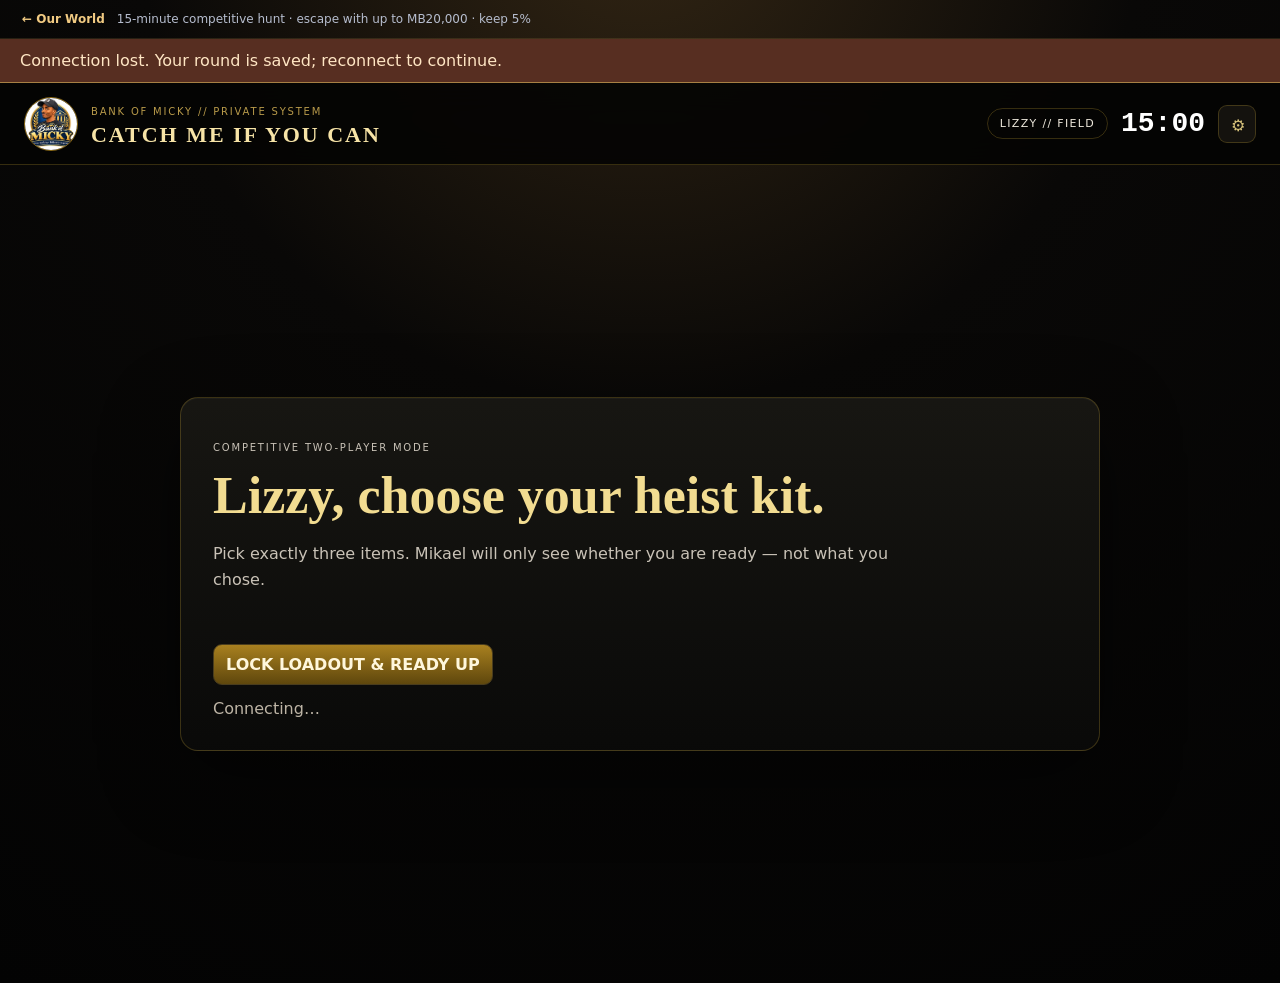
<file: bank-heist.html>
<!doctype html>
<html lang="en">
<head>
<meta charset="utf-8">
<meta name="viewport" content="width=device-width,initial-scale=1,viewport-fit=cover">
<title>Catch Me If You Can — Bank of Micky</title>
<link rel="stylesheet" href="bank-heist.css?v=20261001-v3-locked-both-games">
</head>
<body>
<div id="app" class="app" data-role="lizzy">
  <div class="gameNav"><a id="backToWorld" href="coop.html">← Our World</a><span>15-minute competitive hunt · escape with up to MB20,000 · keep 5%</span><button id="newRoundBtn" class="hidden">NEW ROUND</button><button id="showResultBtn" class="hidden">VIEW RESULT</button></div>
  <div id="connectionStatus" class="connectionStatus hidden" role="status"></div><div id="actionStatus" class="connectionStatus hidden" role="alert"></div>
  <header class="topbar">
    <div class="brand"><img src="catch-assets/bank-logo.webp" alt=""><div><small>BANK OF MICKY // PRIVATE SYSTEM</small><h1>CATCH ME IF YOU CAN</h1></div></div>
    <div class="topstats"><span id="rolePill" class="pill">LIZZY // FIELD</span><span id="timer" class="timer">15:00</span><button id="settingsBtn" class="iconBtn" title="Connection settings">⚙</button></div>
  </header>

  <main id="lobby" class="lobby">
    <section class="briefing glass">
      <p class="eyebrow">COMPETITIVE TWO-PLAYER MODE</p>
      <h2 id="lobbyTitle">Lizzy, choose your heist kit.</h2>
      <p id="lobbyText">Pick exactly three items. Mikael will only see whether you are ready — not what you chose.</p>
      <div id="loadoutGrid" class="loadoutGrid"></div>
      <div class="lobbyActions"><button id="readyBtn" class="primary">LOCK LOADOUT & READY UP</button><button id="startBtn" class="primary hidden">START 15-MINUTE HEIST</button><button id="resetBtn" class="danger hidden">RESET ROUND</button></div>
      <div id="lobbyStatus" class="statusLine">Connecting…</div>
    </section>
  </main>

  <main id="game" class="game hidden">
    <section id="lizzyView" class="lizzyLayout">
      <article class="scene glass">
        <div id="sceneImage" class="sceneImage" role="img" aria-label="Bank room"></div>
        <div class="sceneShade"></div>
        <div class="sceneHud"><span id="roomKicker">CURRENT LOCATION</span><h2 id="roomTitle">Reception</h2><p id="roomDescription"></p></div>
        <div id="dangerBanner" class="dangerBanner hidden"></div>
        <div id="busyBanner" class="busyBanner hidden"></div>
      </article>
      <aside class="fieldPanel glass">
        <div class="moneyRow"><div><small>CARRYING</small><strong id="loot">MB0</strong></div><div><small>STRIKES</small><strong id="strikes">0 / 3</strong></div></div>
        <div id="fieldResult" class="resultBox"></div>
        <section><h3>Routes</h3><div id="routes" class="buttonGrid"></div></section>
        <section><h3>Room actions</h3><div id="roomActions" class="buttonGrid"></div></section>
        <section><h3>Equipment</h3><div id="equipment" class="equipment"></div></section>
        <section><h3>Clues</h3><div id="clues" class="clues"></div></section>
        <section class="dropRow"><button data-drop="2000">Drop MB2,000</button><button data-drop="5000">Drop MB5,000</button><button data-drop="all">Drop All</button></section>
      </aside>
    </section>

    <section id="hqView" class="hqLayout hidden">
      <article class="mapPanel glass">
        <div class="panelHead"><div><p class="eyebrow">PRESIDENTIAL SECURITY NETWORK</p><h2>Bank Map</h2></div><div class="power"><small>SECURITY POWER</small><strong id="power">100</strong><i><b id="powerBar"></b></i></div></div>
        <div id="hqAlert" class="hqAlert hidden"></div>
        <div id="bankMap" class="bankMap"></div>
        <div class="intelStrip">
          <div id="lastSeen" class="intelCard lastSeen"><small>LAST CONFIRMED</small><strong>NO CONFIRMED SIGHTING</strong><span>Use a camera check to confirm Lizzy.</span></div>
          <div id="lastActivity" class="intelCard lastActivity"><small>RECENT SENSOR SIGNAL</small><strong>NO RECENT ACTIVITY</strong><span>Door, noise, loot and motion sensors appear here.</span></div>
        </div>
        <div class="cameraMonitor">
          <div id="cameraPreview" class="cameraPreview">
            <div class="cameraNoise"></div>
            <div class="cameraOverlay"><small id="cameraRoomName">CAMERA NETWORK</small><strong id="cameraStatus">SELECT A CAMERA</strong><span id="cameraMeta">Camera checks create persistent snapshots and last-seen intelligence.</span></div>
          </div>
          <div id="cameraWall" class="cameraWall"></div>
        </div>
        <div id="hqResult" class="resultBox"></div>
      </article>
      <aside class="hqPanel glass">
        <section><h3>Camera network <span id="cameraCd" class="cd"></span></h3><div class="inline"><select id="cameraRoom"></select><button id="cameraBtn">CHECK LIVE FEED · 18⚡</button></div></section>
        <section><h3>Dispatch guard</h3><div class="inline"><select id="guardId"><option value="A">Guard A</option><option value="B">Guard B</option></select><select id="guardRoom"></select><button id="guardBtn">SEND · 15⚡</button></div><div id="guardStatus" class="miniCards"></div></section>
        <section><h3>Lock connection <span id="lockCd" class="cd"></span></h3><div class="inline"><select id="lockEdge"></select><button id="lockBtn">LOCK 8s · 25⚡</button></div></section>
        <section><h3>Zone scan <span id="scanCd" class="cd"></span></h3><div class="inline"><select id="scanZone"><option value="front">Front — Reception + Offices</option><option value="secure">Secure — Security + Deposits</option><option value="vault">Vault</option><option value="escape">Escape — Loading + Garage</option></select><button id="scanBtn">SCAN · 30⚡</button></div></section>
        <section><h3>Protect exit <span id="protectCd" class="cd"></span></h3><div class="inline"><select id="protectExit"><option value="garage">Garage</option><option value="loading_bay">Loading Bay</option></select><button id="protectBtn">PROTECT 12s · 28⚡</button></div></section>
        <section><h3>Incident feed <span class="feedHint">NEWEST FIRST</span></h3><div id="incidentFeed" class="feed"></div></section>
      </aside>
    </section>

    <aside class="comms glass">
      <div class="commsHead"><div><small>SECURE-ish CHANNEL</small><h3>Negotiation / Bluffing</h3></div><button id="toggleComms" class="iconBtn">—</button></div>
      <div id="chat" class="chat"></div>
      <div id="dealBox" class="dealBox hidden"></div>
      <form id="chatForm" class="chatForm"><input id="chatInput" maxlength="320" placeholder="Say something misleading…"><button>Send</button></form>
      <div id="dealControls" class="dealControls"></div>
      <div id="announcements" class="announcements hidden"></div>
    </aside>
  </main>

  <div id="endScreen" class="endScreen hidden"><div class="endCard glass"><img id="endPortrait" alt="Winning player"><p class="eyebrow" id="endEyebrow"></p><h2 id="endTitle"></h2><p id="endText"></p><div id="endMoney" class="endMoney"></div><p id="payoutStatus" role="status"></p><button id="endClose">BACK TO HEIST SCREEN</button></div></div>

  <dialog id="settings" class="settings"><form method="dialog"><div class="dialogHead"><h3>Heist connection</h3><button type="button" data-close-dialog aria-label="Close dialog">×</button></div><label id="hqKeyLabel" class="hidden">HQ Key<input id="hqKeyInput" type="password" autocomplete="off"></label><p>Your round saves automatically. Open Lizzy’s side from Our World and Mikael’s controls from the unlocked Micky HQ.</p><button id="saveSettings" value="default" class="primary">Reconnect</button></form></dialog>

  <dialog id="targetDialog" class="targetDialog"><form method="dialog"><div class="dialogHead"><h3 id="targetTitle">Choose target</h3><button type="button" data-close-dialog aria-label="Close dialog">×</button></div><div id="targetButtons" class="buttonGrid"></div></form></dialog>
  <dialog id="vaultDialog" class="targetDialog"><form method="dialog" id="vaultForm"><div class="dialogHead"><h3>Crack the main vault</h3><button type="button" data-close-dialog aria-label="Close dialog">×</button></div><p>Combine the four digits you discovered around the bank.</p><input id="vaultCode" inputmode="numeric" maxlength="8" placeholder="••••"><button class="primary" value="default">TRY CODE</button></form></dialog>
  <dialog id="bribeDialog" class="targetDialog"><form method="dialog" id="bribeForm"><div class="dialogHead"><h3>Offer a bribe</h3><button type="button" data-close-dialog aria-label="Close dialog">×</button></div><p>This comes out of the loot you are carrying if Mikael accepts.</p><input id="bribeAmount" type="number" min="500" step="500" value="1000"><button class="primary" value="default">SEND OFFER</button></form></dialog>
</div>
<script src="bank-heist.js?v=20261001-v3-locked-both-games"></script>
</body>
</html>
</file>
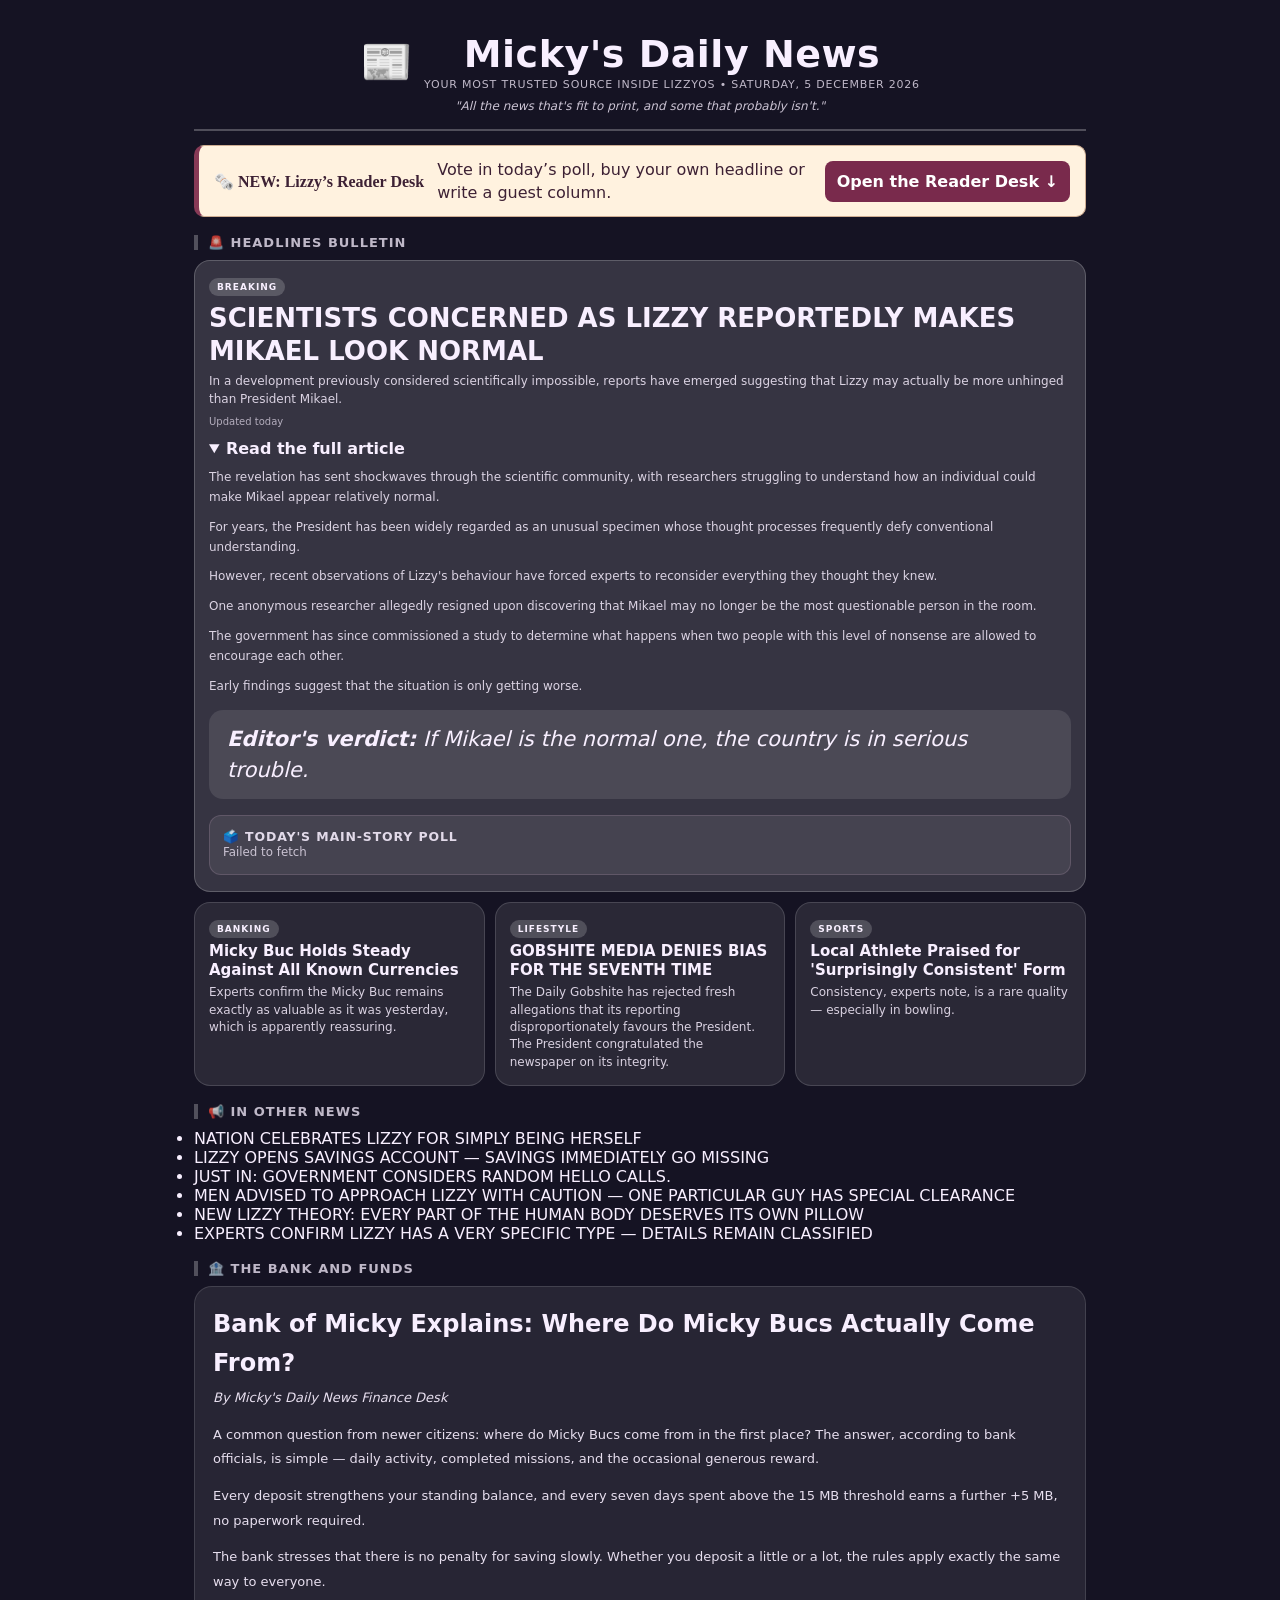
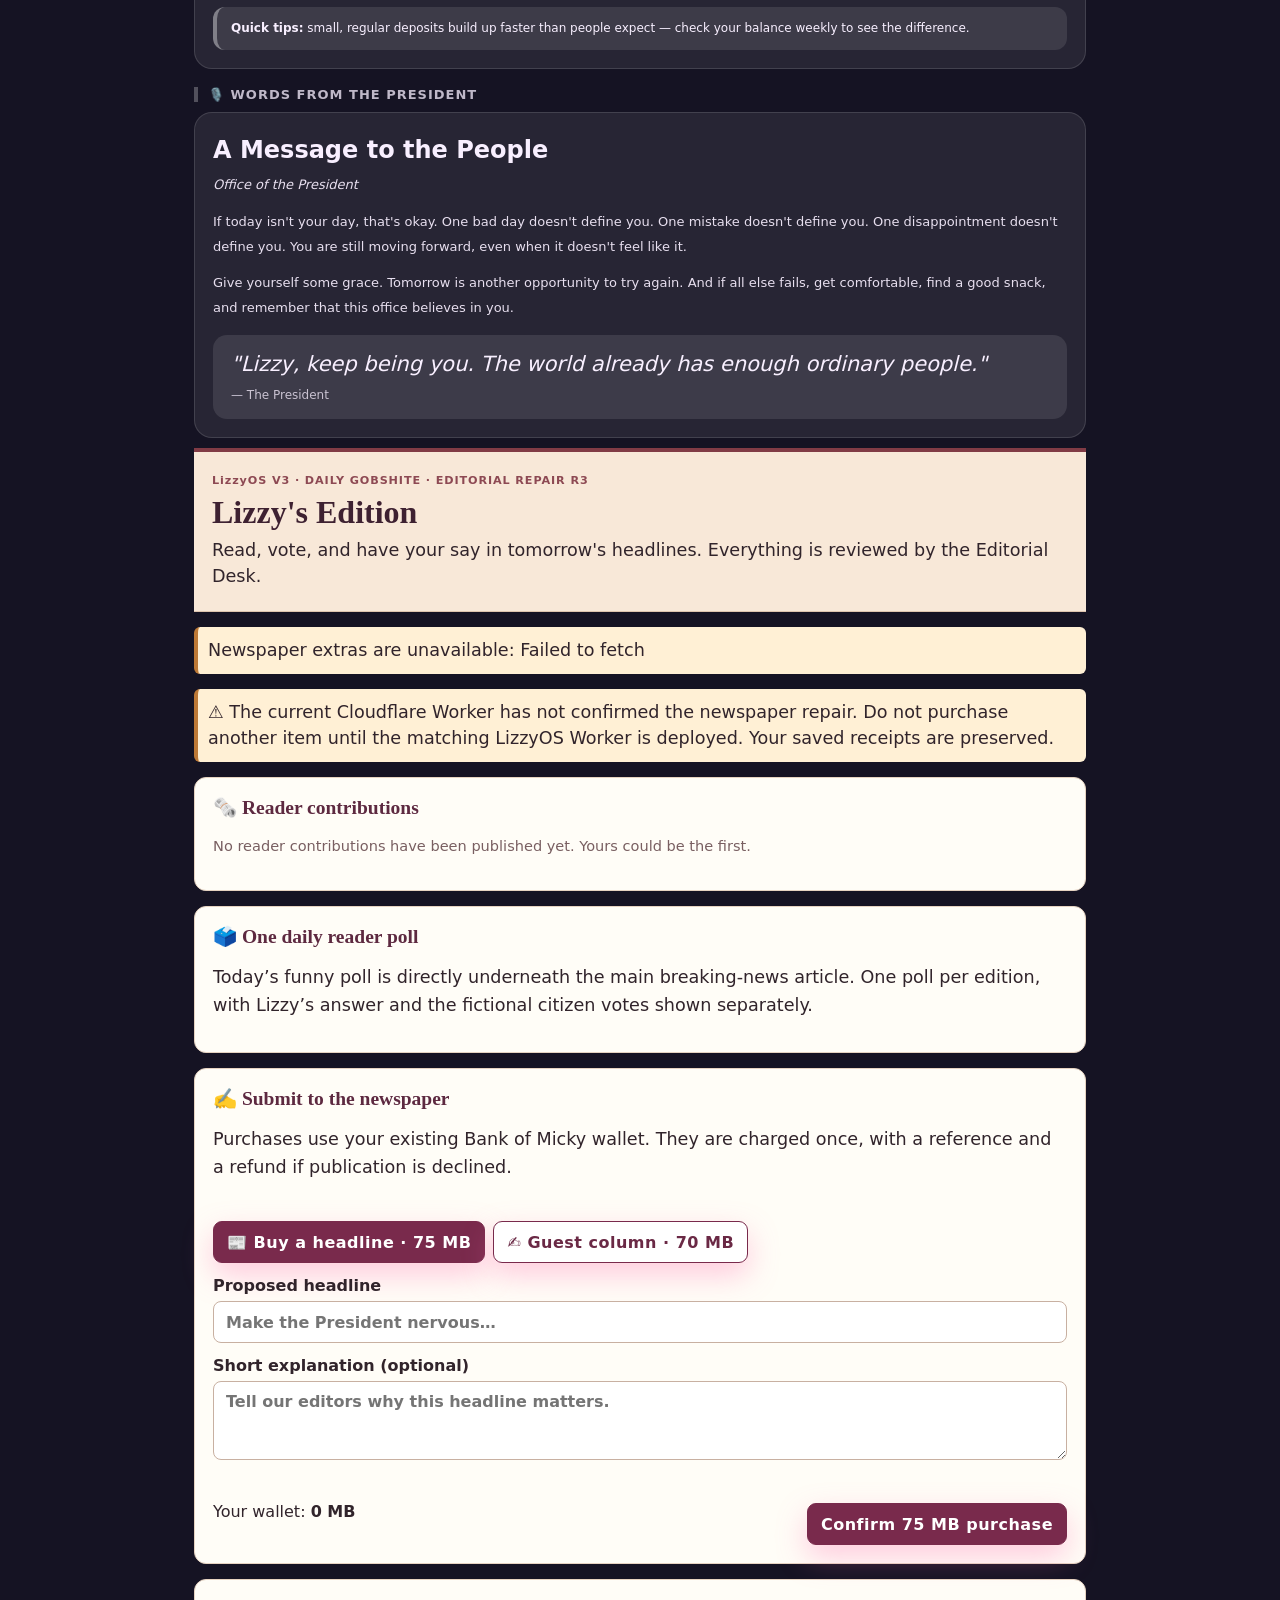
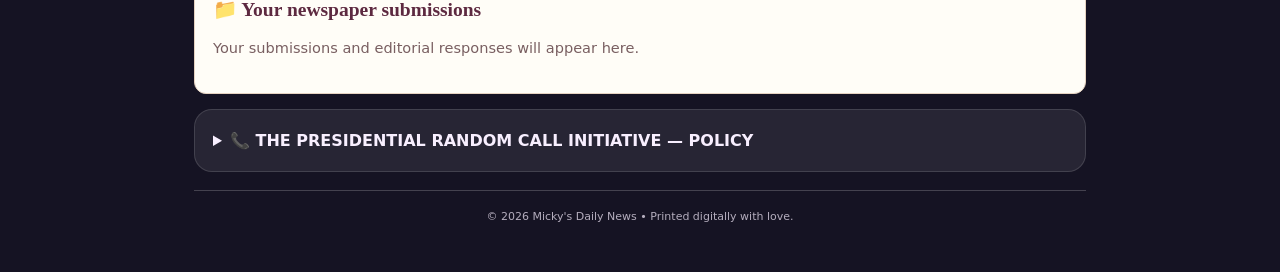
<file: daily-news-view.html>
<!doctype html><html lang="en"><head><meta charset="utf-8"><meta name="viewport" content="width=device-width,initial-scale=1"><title>LizzyOS — Daily Gobshite Edition</title><link rel="stylesheet" href="style.css?v=20261122-live-reliable-r1"><style>html,body{margin:0;min-height:100%;background:#151323;color:#f8efff}body{font-family:system-ui,Arial,sans-serif;padding:12px;box-sizing:border-box}#browserPage{max-width:950px;margin:auto;min-width:0}.newsPage{max-width:900px!important}.newsPage *{overflow-wrap:break-word}.newsHomeBtn{display:none!important}@media(max-width:650px){body{padding:6px}.newsPage{padding:8px!important}}</style></head><body><div id="browserAddress" style="position:absolute;clip-path:inset(50%);height:1px;width:1px;overflow:hidden"></div><main id="browserPage" aria-label="The same daily newspaper edition shown inside LizzyOS V3"></main><link rel="stylesheet" href="gobshite-part1.css?v=20261122-live-reliable-r1"><script>window.LIZZY_TELEGRAM_WORKER_URL="https://lizzyos-notifications.mulaudzimikael73.workers.dev/";</script><script src="internet.js?v=20261122-live-reliable-r1"></script><script src="gobshite-part1.js?v=20261122-r5-one-main-poll"></script><link rel="stylesheet" href="article-polls-v2.css?v=20261122-r5-one-main-poll"><script src="article-polls-v2.js?v=20261122-r5-one-main-poll"></script><script>window.LizzyV3RenderDailyNews?.();</script></body></html>
</file>
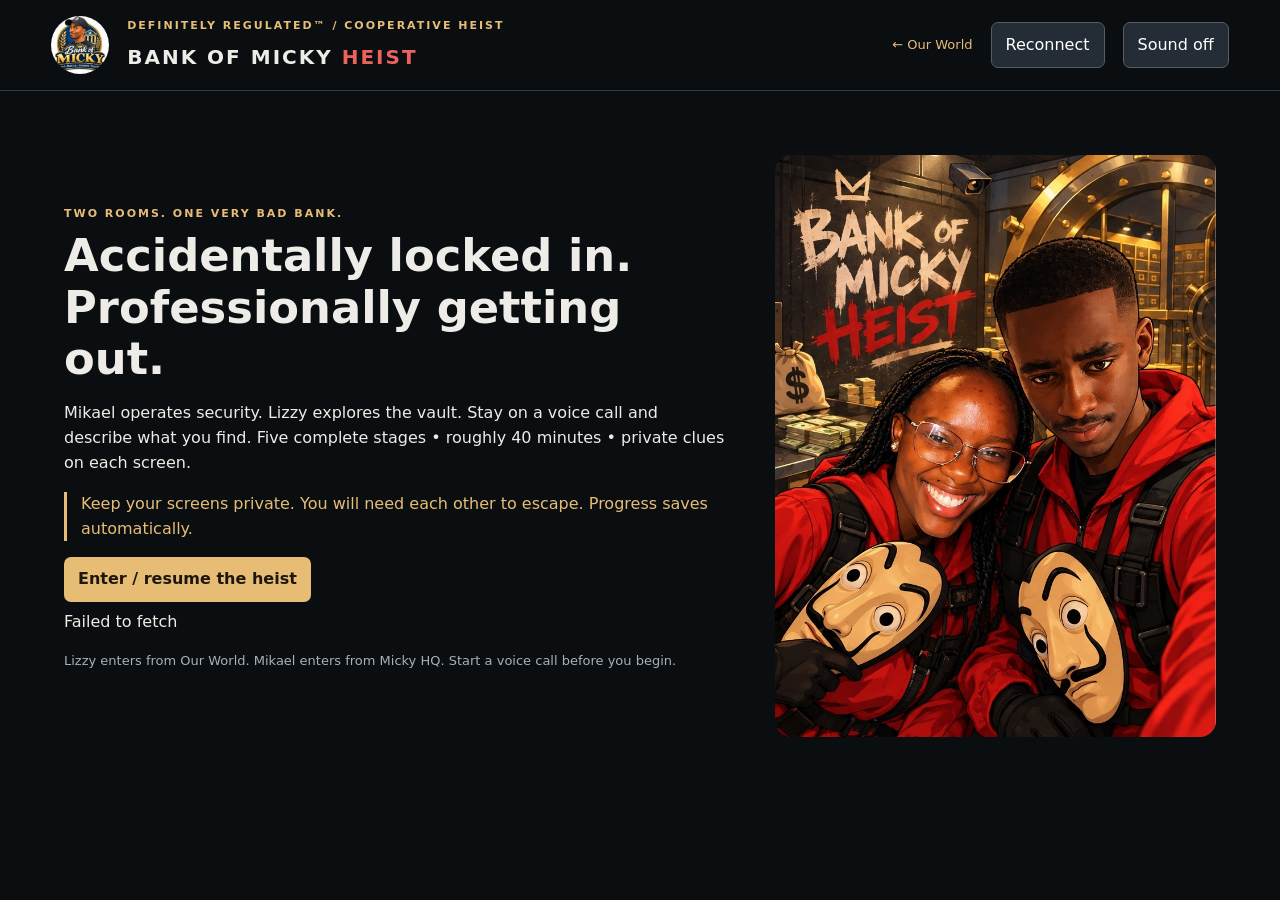
<file: heist-room.html>
<!doctype html><html lang="en"><head><meta charset="utf-8"><meta name="viewport" content="width=device-width,initial-scale=1"><title>Bank of Micky • Heist</title><link rel="stylesheet" href="heist-room.css?v=20261001-v3-locked-both-games"></head><body>
<header><img src="heist-assets/bank-logo.png" alt="Bank of Micky logo"><div><p class="eyebrow">DEFINITELY REGULATED™ / COOPERATIVE HEIST</p><strong>BANK OF MICKY <span>HEIST</span></strong></div><a id="backLink" class="backLink" href="coop.html">← Our World</a><button id="settingsButton">Reconnect</button><button id="soundButton" aria-pressed="false">Sound off</button></header>
<section id="setup" class="setup"><div><p class="eyebrow">TWO ROOMS. ONE VERY BAD BANK.</p><h1>Accidentally locked in.<br>Professionally getting out.</h1><p>Mikael operates security. Lizzy explores the vault. Stay on a voice call and describe what you find. Five complete stages • roughly 40 minutes • private clues on each screen.</p><p class="warning">Keep your screens private. You will need each other to escape. Progress saves automatically.</p><form id="connectForm"><label id="keyLabel">HQ access key<input id="keyInput" type="password" autocomplete="off"></label><button class="primary">Enter / resume the heist</button></form><p id="setupStatus" role="status"></p><p class="muted">Lizzy enters from Our World. Mikael enters from Micky HQ. Start a voice call before you begin.</p></div><img src="heist-assets/together.jpg" alt="Mikael and Lizzy in red heist outfits"></section>
<noscript><p class="warning">Enable JavaScript to play the shared escape room.</p></noscript><main id="game" hidden><section class="mission"><div class="identity"><img id="avatar" alt="Player portrait"><div><p id="roleLabel" class="eyebrow"></p><h1 id="stageTitle"></h1></div></div><div class="telemetry"><span id="connectionStatus" role="status">Connecting…</span><span id="clock">00:00</span><small>Target ≈ 40 min • no timeout</small></div></section><nav id="progress" aria-label="Mission progress"></nav>
<div class="layout"><div><img id="escapePhoto" hidden src="heist-assets/escape-success.png" alt="Mikael and Lizzy celebrating outside the Bank of Micky after successfully escaping"><section id="scene" class="scene" aria-label="Interactive room"><div class="sceneShade"></div><div class="sceneCaption"><span class="eyebrow">CLICK THE NUMBERED INSPECTION POINTS</span><h2 id="roomTitle"></h2></div><div id="hotspots"></div><div class="bankSign">WARNING: Definitely Regulated™ security protocol engaged.</div></section><div id="objects" class="objects"></div><section id="notesPanel" class="panel"><p class="eyebrow">PRIVATE FIELD NOTES</p><label for="notes">Write clues from your call. Saved only on this browser.</label><textarea id="notes" placeholder="Symbols, dates, wire colours…"></textarea></section></div>
<aside><section class="panel task"><p class="eyebrow">CURRENT OBJECTIVE</p><h2 id="taskTitle"></h2><p id="turn"></p><form id="answerForm"><label id="answerLabel" for="answer"></label><input id="answer" autocomplete="off" maxlength="120"><div id="routeInput" hidden><div id="floorGrid" class="grid"></div><p id="routeText"></p><button id="clearRoute" type="button">Clear planned route</button></div><div id="pressureInput" hidden><div id="cargoControls"></div><p id="plateSummary"></p></div><div id="wheelInput" hidden><div id="lockWheels"></div></div><button id="submit" class="primary">Operate control</button></form><div id="syncPanel" hidden><div id="syncClock">15s</div><p id="syncStatus"></p><p id="syncAdvice"></p><small id="attemptLabel"></small><button id="syncButton" class="primary">Release</button><button id="retrySync">Retry release window</button></div><p id="result" role="status"></p><button id="hintButton">Request a hint</button><p id="hint" hidden></p></section><section class="panel"><p class="eyebrow">MISSION FEED</p><ol id="feed"></ol><button id="refreshButton">Refresh shared progress</button><button id="resetButton" class="danger">New heist</button></section><section id="complete" class="panel" hidden><h2>ESCAPE SUCCESSFUL</h2><p>You escaped the vault. Unfortunately, the Bank of Micky would like a word.</p><p>All five stages cleared. Your shared escape is saved.</p></section></aside></div></main>
<dialog id="clueDialog"><button id="closeDialog" class="close" aria-label="Close clue">Close ×</button><div id="clueContent"></div></dialog><script src="heist-room.js?v=20261001-v3-locked-both-games"></script></body></html>
</file>
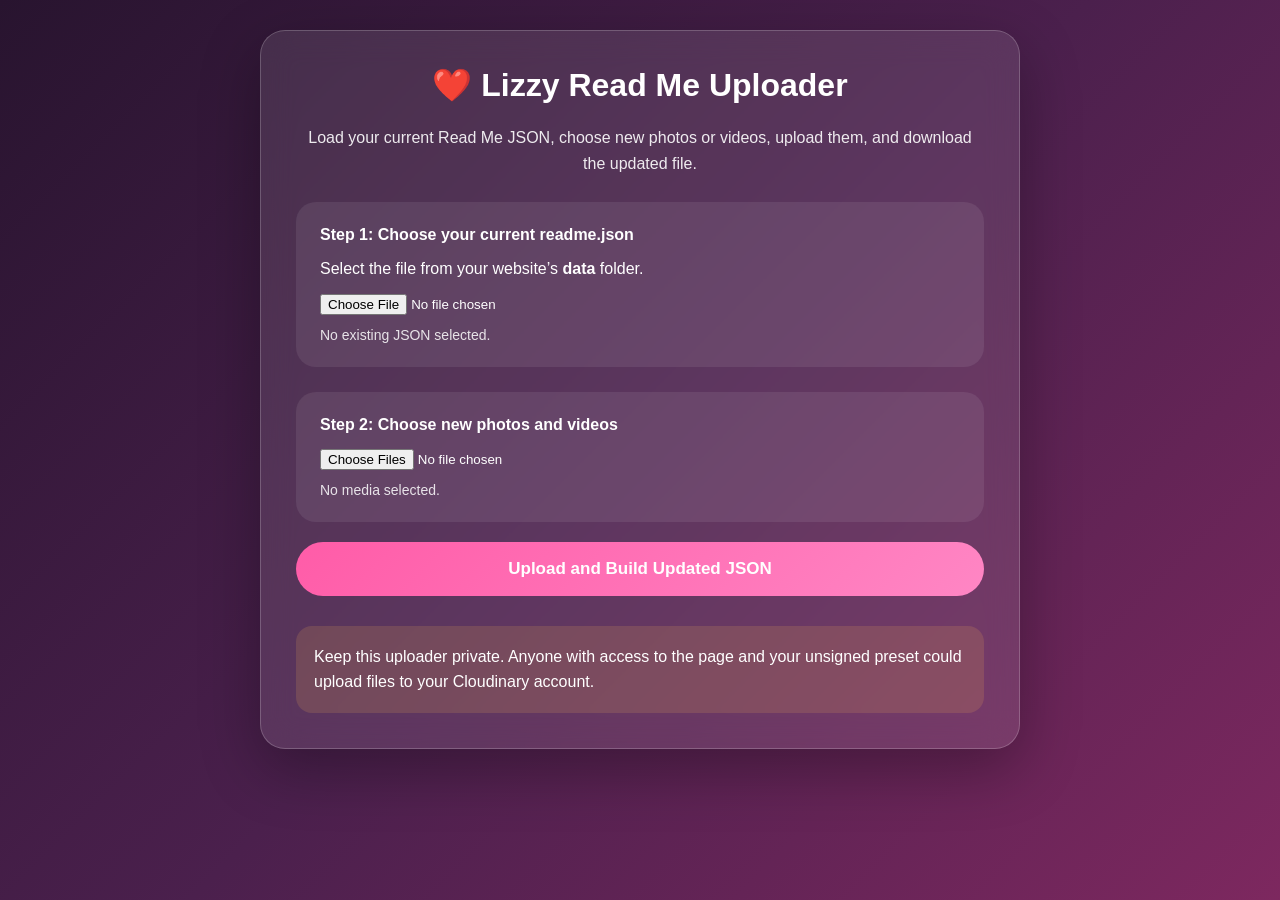
<file: upload.html>
<!DOCTYPE html>
<html lang="en">

<head>
    <meta charset="UTF-8">
    <meta name="viewport" content="width=device-width, initial-scale=1.0">

    <title>Lizzy Read Me Uploader</title>

    <style>
        * {
            box-sizing: border-box;
        }

        body {
            margin: 0;
            min-height: 100vh;
            padding: 30px 15px;
            font-family: Arial, sans-serif;
            color: white;
            background: linear-gradient(
                135deg,
                #28142f,
                #4b204d,
                #7d285f
            );
        }

        .uploader {
            width: min(760px, 100%);
            margin: 0 auto;
            padding: 35px;
            border: 1px solid rgba(255, 255, 255, 0.2);
            border-radius: 25px;
            background: rgba(255, 255, 255, 0.1);
            box-shadow: 0 20px 60px rgba(0, 0, 0, 0.3);
            backdrop-filter: blur(16px);
        }

        h1,
        h2 {
            text-align: center;
        }

        h1 {
            margin-top: 0;
        }

        .description {
            line-height: 1.6;
            text-align: center;
            opacity: 0.9;
        }

        .section {
            margin-top: 25px;
            padding: 24px;
            border-radius: 20px;
            background: rgba(255, 255, 255, 0.08);
        }

        .section strong {
            display: block;
            margin-bottom: 10px;
        }

        input[type="file"] {
            display: block;
            width: 100%;
            margin-top: 15px;
            color: white;
        }

        button {
            width: 100%;
            margin-top: 20px;
            padding: 17px;
            border: none;
            border-radius: 999px;
            font-size: 17px;
            font-weight: bold;
            color: white;
            background: linear-gradient(135deg, #ff5ca8, #ff86c4);
            cursor: pointer;
        }

        button:hover {
            transform: translateY(-2px);
        }

        button:disabled {
            cursor: not-allowed;
            opacity: 0.5;
            transform: none;
        }

        #status {
            margin-top: 25px;
            line-height: 1.7;
            text-align: center;
        }

        .progressOuter {
            display: none;
            height: 12px;
            margin-top: 25px;
            overflow: hidden;
            border-radius: 999px;
            background: rgba(255, 255, 255, 0.18);
        }

        #progressBar {
            width: 0%;
            height: 100%;
            transition: width 0.3s;
            background: white;
        }

        .results {
            margin-top: 35px;
        }

        textarea {
            width: 100%;
            min-height: 280px;
            padding: 18px;
            resize: vertical;
            border: none;
            border-radius: 16px;
            font-family: Consolas, monospace;
            font-size: 14px;
            line-height: 1.5;
        }

        .secondaryButton {
            background: rgba(255, 255, 255, 0.18);
        }

        .downloadButton {
            background: linear-gradient(135deg, #ff4f9a, #ff79bd);
        }

        .hidden {
            display: none;
        }

        .warning {
            margin-top: 30px;
            padding: 18px;
            border-radius: 16px;
            line-height: 1.6;
            background: rgba(255, 190, 80, 0.15);
        }

        .fileCount {
            margin-top: 12px;
            font-size: 14px;
            opacity: 0.85;
        }

        @media (max-width: 600px) {
            .uploader {
                padding: 22px;
            }
        }
    </style>
</head>

<body>

    <main class="uploader">

        <h1>❤️ Lizzy Read Me Uploader</h1>

        <p class="description">
            Load your current Read Me JSON, choose new photos or videos,
            upload them, and download the updated file.
        </p>

        <section class="section">

            <strong>Step 1: Choose your current readme.json</strong>

            <p>
                Select the file from your website’s
                <b>data</b> folder.
            </p>

            <input
                id="existingJsonInput"
                type="file"
                accept=".json,application/json"
            >

            <div id="existingStatus" class="fileCount">
                No existing JSON selected.
            </div>

        </section>

        <section class="section">

            <strong>Step 2: Choose new photos and videos</strong>

            <input
                id="mediaInput"
                type="file"
                accept="image/*,video/*"
                multiple
            >

            <div id="mediaStatus" class="fileCount">
                No media selected.
            </div>

        </section>

        <button id="uploadButton">
            Upload and Build Updated JSON
        </button>

        <div class="progressOuter" id="progressOuter">
            <div id="progressBar"></div>
        </div>

        <div id="status"></div>

        <section id="resultsSection" class="results hidden">

            <h2>Updated readme.json</h2>

            <textarea id="jsonOutput" readonly></textarea>

            <button id="downloadButton" class="downloadButton">
                Download Updated readme.json
            </button>

            <button id="copyButton" class="secondaryButton">
                Copy JSON
            </button>

        </section>

        <div class="warning">
            Keep this uploader private. Anyone with access to the page and
            your unsigned preset could upload files to your Cloudinary account.
        </div>

    </main>

    <script>
        const CLOUD_NAME = "bdfevohg";
        const UPLOAD_PRESET = "readme_upload";

        const existingJsonInput =
            document.getElementById("existingJsonInput");

        const mediaInput =
            document.getElementById("mediaInput");

        const existingStatus =
            document.getElementById("existingStatus");

        const mediaStatus =
            document.getElementById("mediaStatus");

        const uploadButton =
            document.getElementById("uploadButton");

        const statusBox =
            document.getElementById("status");

        const progressOuter =
            document.getElementById("progressOuter");

        const progressBar =
            document.getElementById("progressBar");

        const resultsSection =
            document.getElementById("resultsSection");

        const jsonOutput =
            document.getElementById("jsonOutput");

        const downloadButton =
            document.getElementById("downloadButton");

        const copyButton =
            document.getElementById("copyButton");

        let existingMemories = [];
        let finalMemories = [];

        existingJsonInput.addEventListener(
            "change",
            loadExistingJson
        );

        mediaInput.addEventListener(
            "change",
            showMediaCount
        );

        uploadButton.addEventListener(
            "click",
            uploadFiles
        );

        downloadButton.addEventListener(
            "click",
            downloadJson
        );

        copyButton.addEventListener(
            "click",
            copyJson
        );

        async function loadExistingJson() {
            const file = existingJsonInput.files[0];

            if (!file) {
                existingMemories = [];
                existingStatus.textContent =
                    "No existing JSON selected.";
                return;
            }

            try {
                const text = await file.text();
                const parsedData = JSON.parse(text);

                if (!Array.isArray(parsedData)) {
                    throw new Error(
                        "The JSON must contain a list of memories."
                    );
                }

                existingMemories = parsedData;

                existingStatus.textContent =
                    `✅ Loaded ${existingMemories.length} existing item(s).`;
            } catch (error) {
                existingMemories = [];

                existingStatus.textContent =
                    "❌ This JSON file could not be read.";

                console.error(error);
            }
        }

        function showMediaCount() {
            const files = Array.from(mediaInput.files);

            if (files.length === 0) {
                mediaStatus.textContent =
                    "No media selected.";
                return;
            }

            mediaStatus.textContent =
                `${files.length} new file(s) selected.`;
        }

        async function uploadFiles() {
            const files = Array.from(mediaInput.files);

            if (files.length === 0) {
                statusBox.textContent =
                    "Please choose at least one photo or video.";
                return;
            }

            uploadButton.disabled = true;
            resultsSection.classList.add("hidden");
            progressOuter.style.display = "block";
            progressBar.style.width = "0%";

            const newMemories = [];
            const failedFiles = [];

            for (let index = 0; index < files.length; index++) {
                const file = files[index];

                statusBox.textContent =
                    `Uploading ${index + 1} of ${files.length}: ${file.name}`;

                try {
                    const memory =
                        await uploadOneFile(file);

                    newMemories.push(memory);
                } catch (error) {
                    failedFiles.push(file.name);
                    console.error(
                        "Upload failed:",
                        file.name,
                        error
                    );
                }

                const percentage =
                    Math.round(
                        ((index + 1) / files.length) * 100
                    );

                progressBar.style.width =
                    percentage + "%";
            }

            finalMemories = [
                ...existingMemories,
                ...newMemories
            ];

            jsonOutput.value =
                JSON.stringify(finalMemories, null, 2);

            resultsSection.classList.remove("hidden");

            if (failedFiles.length === 0) {
                statusBox.textContent =
                    `✅ Added ${newMemories.length} new file(s). ` +
                    `The updated JSON contains ${finalMemories.length} item(s).`;
            } else {
                statusBox.innerHTML =
                    `Uploaded ${newMemories.length} file(s).<br>` +
                    `Failed: ${failedFiles.join(", ")}`;
            }

            uploadButton.disabled = false;
        }

        async function uploadOneFile(file) {
            const formData = new FormData();

            formData.append("file", file);
            formData.append(
                "upload_preset",
                UPLOAD_PRESET
            );

            const uploadUrl =
                `https://api.cloudinary.com/v1_1/${CLOUD_NAME}/auto/upload`;

            const response = await fetch(uploadUrl, {
                method: "POST",
                body: formData
            });

            const result = await response.json();

            if (!response.ok) {
                const message =
                    result.error?.message ||
                    "Cloudinary upload failed.";

                throw new Error(message);
            }

            const isVideo =
                result.resource_type === "video" ||
                file.type.startsWith("video/");

            return {
                type: isVideo ? "video" : "image",
                url: result.secure_url
            };
        }

        function downloadJson() {
            if (finalMemories.length === 0) {
                statusBox.textContent =
                    "There is no updated JSON to download.";
                return;
            }

            const jsonText =
                JSON.stringify(finalMemories, null, 2);

            const blob = new Blob(
                [jsonText],
                { type: "application/json" }
            );

            const downloadUrl =
                URL.createObjectURL(blob);

            const link =
                document.createElement("a");

            link.href = downloadUrl;
            link.download = "readme.json";

            document.body.appendChild(link);
            link.click();
            link.remove();

            URL.revokeObjectURL(downloadUrl);

            downloadButton.textContent =
                "Downloaded ✅";

            setTimeout(() => {
                downloadButton.textContent =
                    "Download Updated readme.json";
            }, 1800);
        }

        async function copyJson() {
            try {
                await navigator.clipboard.writeText(
                    jsonOutput.value
                );

                copyButton.textContent =
                    "Copied ✅";
            } catch (error) {
                jsonOutput.select();
                document.execCommand("copy");

                copyButton.textContent =
                    "Copied ✅";
            }

            setTimeout(() => {
                copyButton.textContent =
                    "Copy JSON";
            }, 1800);
        }
    </script>

</body>
</html>
</file>
<file: bank-heist.css>
:root{--ink:#eee8dc;--muted:#a8a091;--black:#090908;--panel:#11110f;--panel2:#171612;--gold:#d4af37;--gold2:#8b6a16;--red:#8d1717;--red2:#e34040;--green:#49b976;--blue:#6ac8ff;--line:rgba(212,175,55,.24);font-family:Inter,system-ui,Segoe UI,Arial,sans-serif;color:var(--ink);background:#050504}*{box-sizing:border-box}body{margin:0;background:radial-gradient(circle at 50% -10%,#332614 0,#090807 40%,#030303 100%);min-height:100vh}.hidden{display:none!important}button,input,select{font:inherit}.app{min-height:100vh}.topbar{height:82px;display:flex;align-items:center;justify-content:space-between;padding:10px 24px;border-bottom:1px solid var(--line);background:rgba(5,5,4,.92);position:sticky;top:0;z-index:20;backdrop-filter:blur(16px)}.brand{display:flex;gap:13px;align-items:center}.brand img{width:54px;height:54px;object-fit:cover;border-radius:50%;border:1px solid var(--gold2)}.brand small,.eyebrow,.sceneHud span,.moneyRow small,.power small,.commsHead small{font-size:10px;letter-spacing:.18em;color:#b89a4a}.brand h1{font:800 22px Georgia,serif;letter-spacing:.09em;margin:3px 0 0;color:#f7e4a7}.topstats{display:flex;align-items:center;gap:10px}.pill{border:1px solid var(--line);border-radius:999px;padding:8px 12px;font-size:11px;letter-spacing:.12em}.timer{font:700 28px ui-monospace,SFMono-Regular,Menlo,monospace;color:#fff;min-width:90px;text-align:center}.iconBtn{border:1px solid var(--line);background:#14120e;color:#d9c47c;width:38px;height:38px;border-radius:9px;cursor:pointer}.glass{background:linear-gradient(180deg,rgba(24,23,19,.96),rgba(10,10,9,.96));border:1px solid var(--line);box-shadow:0 24px 80px rgba(0,0,0,.45),inset 0 1px 0 rgba(255,255,255,.03);border-radius:18px}.lobby{min-height:calc(100vh - 82px);display:grid;place-items:center;padding:30px}.briefing{width:min(920px,100%);padding:32px}.briefing h2{font:700 clamp(30px,5vw,52px) Georgia,serif;color:#f2dc91;margin:8px 0 10px}.briefing>p{color:#c9c2b7;max-width:720px;line-height:1.6}.loadoutGrid{display:grid;grid-template-columns:repeat(5,1fr);gap:12px;margin:26px 0}.loadout{padding:18px 12px;border:1px solid #3b3526;background:#0d0d0b;border-radius:14px;cursor:pointer;text-align:center;min-height:150px;display:flex;flex-direction:column;justify-content:center;gap:6px}.loadout.on{border-color:var(--gold);background:linear-gradient(180deg,#2b2210,#0c0c0a);box-shadow:0 0 0 1px #d4af3740}.loadout .emoji{font-size:32px}.loadout strong{color:#f4e0a0}.loadout small{color:var(--muted);line-height:1.35}.lobbyActions{display:flex;gap:10px;flex-wrap:wrap}.statusLine{margin-top:14px;color:#bdb4a5}.primary,.danger,button{border:1px solid #4a3d1d;background:linear-gradient(180deg,#2c2412,#151108);color:#f3df99;border-radius:9px;padding:10px 12px;cursor:pointer;font-weight:700}button:hover:not(:disabled){filter:brightness(1.18)}button:disabled{opacity:.38;cursor:not-allowed}.primary{background:linear-gradient(180deg,#a8801f,#5f470d);color:#fff7dc}.danger{background:linear-gradient(180deg,#6f1919,#300909);border-color:#8d2a2a;color:#ffd6d6}.game{padding:16px;display:grid;grid-template-columns:minmax(0,1fr) 360px;gap:14px;align-items:start}.lizzyLayout,.hqLayout{display:grid;grid-template-columns:minmax(0,1.65fr) minmax(320px,.72fr);gap:14px}.scene{min-height:calc(100vh - 115px);position:relative;overflow:hidden}.sceneImage{position:absolute;inset:0;background:#15120d center/cover no-repeat;transition:background-image .25s ease}.sceneShade{position:absolute;inset:0;background:linear-gradient(180deg,rgba(0,0,0,.12),rgba(0,0,0,.2) 40%,rgba(0,0,0,.9) 100%)}.sceneHud{position:absolute;left:26px;right:26px;bottom:24px}.sceneHud h2{font:800 clamp(36px,6vw,70px) Georgia,serif;margin:4px 0;color:#fff1bd;text-shadow:0 3px 24px #000}.sceneHud p{max-width:720px;color:#ddd4c5}.dangerBanner,.busyBanner{position:absolute;left:20px;right:20px;top:20px;padding:16px;border-radius:10px;font-weight:800;letter-spacing:.06em;text-align:center;background:#8c1111e8;border:1px solid #ff5d5d;box-shadow:0 0 30px #8c111177}.busyBanner{top:78px;background:#142230e8;border-color:#488cc0}.fieldPanel,.hqPanel{padding:16px;max-height:calc(100vh - 115px);overflow:auto}.fieldPanel section,.hqPanel section{border-top:1px solid var(--line);padding:15px 0}.fieldPanel h3,.hqPanel h3{margin:0 0 10px;font-size:13px;text-transform:uppercase;letter-spacing:.1em;color:#e5cb78}.moneyRow{display:flex;justify-content:space-between;gap:10px;margin-bottom:10px}.moneyRow>div{background:#090908;border:1px solid var(--line);padding:12px;border-radius:10px;flex:1}.moneyRow strong{display:block;font-size:22px;margin-top:4px}.resultBox{min-height:48px;border-left:3px solid var(--gold2);background:#090908;padding:11px 13px;color:#d7cfbf;border-radius:6px;line-height:1.35}.buttonGrid{display:grid;grid-template-columns:1fr 1fr;gap:8px}.buttonGrid button{min-height:44px}.routeLocked{border-color:#672121!important;color:#d88989!important}.equipment{display:grid;gap:8px}.item{display:grid;grid-template-columns:1fr auto;align-items:center;border:1px solid #302b20;background:#0a0a09;padding:10px;border-radius:9px}.item.used{opacity:.45}.item strong{font-size:12px}.item small{display:block;color:var(--muted);margin-top:2px}.clues{display:grid;gap:6px}.clue{padding:9px;border:1px solid #2d291f;background:#090908;border-radius:8px;font-size:12px;color:#d6cdbd}.dropRow{display:flex!important;gap:7px}.dropRow button{font-size:11px;padding:8px}.hqLayout{grid-template-columns:minmax(600px,1.4fr) minmax(330px,.75fr)}.mapPanel{padding:18px;min-height:calc(100vh - 115px)}.panelHead{display:flex;align-items:center;justify-content:space-between}.panelHead h2{font:700 35px Georgia,serif;color:#f0d88d;margin:3px 0}.power{width:210px}.power strong{font-size:26px;float:right}.power i{display:block;clear:both;height:8px;background:#0c0c0b;border:1px solid #41371d;border-radius:99px;overflow:hidden;margin-top:7px}.power b{display:block;height:100%;width:100%;background:linear-gradient(90deg,#8a6815,#f2cc54)}.bankMap{position:relative;min-height:470px;margin:14px 0;background:radial-gradient(circle at center,#1f1a10,#090908 64%);border:1px solid #2e291c;border-radius:14px;overflow:hidden}.bankMap:before{content:"";position:absolute;inset:0;background-image:linear-gradient(#d4af3709 1px,transparent 1px),linear-gradient(90deg,#d4af3709 1px,transparent 1px);background-size:28px 28px}.mapNode{position:absolute;width:150px;min-height:70px;border:1px solid #54431e;background:#0e0d0a;padding:10px;border-radius:12px;z-index:2}.mapNode strong{display:block;color:#f0d78b}.mapNode small{color:#8d877c}.mapNode.seen{box-shadow:0 0 0 2px #c33,0 0 28px #b51c1c80}.mapNode.guarded{border-color:#7bbce5}.guardDot{display:inline-flex;align-items:center;justify-content:center;width:20px;height:20px;border-radius:50%;background:#173b55;color:#ccecff;font-size:10px;margin:5px 3px 0 0}.mapLine{position:absolute;height:2px;background:#695622;transform-origin:0 50%;z-index:1}.mapLine.locked{background:#b32b2b;height:4px;box-shadow:0 0 12px #d33}.lastSeen{margin-top:10px;border:1px solid #573020;color:#f1b77e;background:#180e09;padding:12px;border-radius:9px;font-weight:800}.inline{display:flex;gap:7px;flex-wrap:wrap}.inline select{min-width:130px;flex:1;background:#090908;border:1px solid #40371f;color:#e5ddcd;border-radius:8px;padding:9px}.inline button{flex:1}.cd{color:#8aaec4;font-size:10px}.miniCards{display:grid;grid-template-columns:1fr 1fr;gap:6px;margin-top:8px}.miniCard{padding:8px;background:#090908;border:1px solid #2d291f;border-radius:7px;font-size:11px}.feed{max-height:320px;overflow:auto;display:flex;flex-direction:column;gap:6px}.feedItem{background:#090908;border-left:2px solid #7f6826;padding:8px;border-radius:5px}.feedItem small{color:#7e786e}.feedItem b{display:block;font-size:12px;margin-top:2px}.comms{position:sticky;top:98px;padding:12px;max-height:calc(100vh - 114px);display:flex;flex-direction:column}.commsHead{display:flex;align-items:center;justify-content:space-between}.commsHead h3{margin:2px 0 8px}.chat{flex:1;min-height:250px;max-height:46vh;overflow:auto;display:flex;flex-direction:column;gap:8px;padding:7px 2px}.msg{max-width:90%;padding:8px 10px;border-radius:10px;background:#1c1b17;border:1px solid #353022;font-size:12px;line-height:1.4}.msg.me{margin-left:auto;background:#2b210c;border-color:#6e5418}.msg.system{margin:auto;background:#111b1f;border-color:#315666;text-align:center}.msg small{display:block;color:#898175;margin-top:4px}.chatForm{display:flex;gap:6px}.chatForm input,.targetDialog input,.settings input{flex:1;background:#070706;border:1px solid #41371e;color:#eee;border-radius:8px;padding:10px}.dealControls{display:flex;gap:6px;flex-wrap:wrap;margin-top:8px}.dealControls button{font-size:11px}.dealBox{margin:8px 0;padding:10px;border:1px solid #6e5418;background:#211806;border-radius:9px;font-size:12px}.announcements{display:grid;gap:5px;margin-top:8px}.settings,.targetDialog{border:1px solid #665120;background:#11110f;color:#eee;border-radius:14px;width:min(540px,92vw);padding:0}.settings::backdrop,.targetDialog::backdrop{background:#000b;backdrop-filter:blur(5px)}.settings form,.targetDialog form{padding:18px}.dialogHead{display:flex;justify-content:space-between;align-items:center;margin-bottom:14px}.dialogHead h3{margin:0;color:#f2dc91}.dialogHead button{padding:4px 10px}.settings label{display:grid;gap:6px;margin:12px 0;color:#c9c0ae}.settings p,.targetDialog p{color:#a9a193;line-height:1.5}.endScreen{position:fixed;inset:0;background:#000d;display:grid;place-items:center;z-index:40;padding:20px}.endCard{width:min(680px,96vw);text-align:center;padding:30px}.endCard img{width:150px;height:110px;object-fit:cover;border-radius:14px;border:1px solid var(--line)}.endCard h2{font:800 42px Georgia,serif;color:#f3dc91;margin:7px 0}.endMoney{font-size:22px;font-weight:800;margin:16px}.app.commsClosed .comms{height:58px;overflow:hidden}.app.commsClosed .game{grid-template-columns:1fr 250px}.app.commsClosed .chat,.app.commsClosed .chatForm,.app.commsClosed .dealControls,.app.commsClosed .dealBox,.app.commsClosed .announcements{display:none!important}@media(max-width:1100px){.game{grid-template-columns:1fr}.comms{position:relative;top:auto;max-height:none}.lizzyLayout,.hqLayout{grid-template-columns:1fr}.scene{min-height:62vh}.fieldPanel,.hqPanel{max-height:none}.hqLayout{grid-template-columns:1fr}.loadoutGrid{grid-template-columns:repeat(2,1fr)}}@media(max-width:620px){.topbar{padding:8px 10px;height:70px}.brand img{width:42px;height:42px}.brand h1{font-size:16px}.brand small,.pill{display:none}.timer{font-size:22px}.game{padding:8px}.lobby{padding:12px}.briefing{padding:20px}.loadoutGrid{grid-template-columns:1fr}.scene{min-height:58vh}.buttonGrid{grid-template-columns:1fr}.bankMap{min-height:570px}.mapNode{width:122px}.panelHead{align-items:flex-start}.power{width:150px}}

.hqAlert{margin:10px 0 12px;padding:14px 16px;border:1px solid #bc3a2f;background:linear-gradient(90deg,#35100d,#160807);color:#ffd8c8;border-radius:10px;font-weight:900;letter-spacing:.04em;box-shadow:0 0 24px rgba(188,58,47,.18)}.hqAlert small{display:block;color:#f2a79e;font-size:10px;letter-spacing:.16em;margin-bottom:4px}.intelStrip{display:grid;grid-template-columns:1fr 1fr;gap:10px;margin:10px 0}.intelCard{border:1px solid #3b3424;background:#090908;padding:11px 13px;border-radius:10px;min-height:83px}.intelCard small{display:block;font-size:9px;letter-spacing:.16em;color:#a79566}.intelCard strong{display:block;margin:4px 0;color:#eee0ae}.intelCard span{font-size:11px;color:#8e887d}.lastSeen.active{border-color:#ad3930;background:#1d0b09;box-shadow:0 0 0 1px #ad393033 inset}.lastSeen.active strong{color:#ffb39f}.lastActivity.active{border-color:#927122;background:#171106}.lastActivity.active strong{color:#f2d17b}.cameraMonitor{display:grid;grid-template-columns:minmax(280px,1.05fr) minmax(280px,.95fr);gap:10px;margin:10px 0 12px}.cameraPreview{min-height:190px;position:relative;overflow:hidden;border:1px solid #4b412c;border-radius:12px;background:#0b0c0d center/cover no-repeat}.cameraPreview:before{content:"";position:absolute;inset:0;background:linear-gradient(180deg,rgba(0,0,0,.06),rgba(0,0,0,.78))}.cameraPreview.seen{border-color:#d24a3d;box-shadow:0 0 25px rgba(210,74,61,.22)}.cameraPreview.anomaly{border-color:#b9892d}.cameraPreview.no_signal{border-color:#626262;filter:saturate(.35)}.cameraNoise{position:absolute;inset:0;opacity:.12;background-image:repeating-linear-gradient(0deg,transparent 0 3px,rgba(255,255,255,.15) 4px);pointer-events:none}.cameraOverlay{position:absolute;left:13px;right:13px;bottom:12px;z-index:2}.cameraOverlay small{display:block;font-size:9px;letter-spacing:.16em;color:#c8b575}.cameraOverlay strong{display:block;font-size:19px;color:#fff;margin:3px 0}.cameraOverlay span{display:block;font-size:11px;color:#c8c4ba}.cameraWall{display:grid;grid-template-columns:1fr 1fr;gap:6px;align-content:start}.camTile{border:1px solid #302b20;background:#090908;border-radius:8px;padding:8px;cursor:pointer;min-height:55px}.camTile:hover{border-color:#74612d}.camTile strong{display:block;font-size:11px;color:#e8d895}.camTile span{font-size:9px;color:#888278}.camTile.seen{border-color:#a7352d;background:#1c0b09}.camTile.seen span{color:#ffa795}.camTile.anomaly{border-color:#8f6a22}.camTile.no_signal{opacity:.6}.camTile.selected{box-shadow:0 0 0 1px #d4af37 inset}.mapNode.activity{box-shadow:0 0 0 2px #a77920,0 0 25px #a7792055}.mapNode.seen.activity{box-shadow:0 0 0 2px #c33,0 0 30px #b51c1c90}.feedHint{float:right;color:#706a5f;font-size:9px;letter-spacing:.12em}.feed{flex-direction:column!important}.feedItem{position:relative}.feedItem.high{border-left-color:#b88427;background:#120e07}.feedItem.critical{border-left-color:#d54437;background:#1c0b09;box-shadow:0 0 12px rgba(213,68,55,.1)}.feedItem.sighting{border-left-color:#ee5144}@media(max-width:900px){.cameraMonitor,.intelStrip{grid-template-columns:1fr}}

/* v5: a successful live camera check must visibly show Lizzy, not only return text. */
.cameraPreview.seen:after{content:"";position:absolute;right:14px;top:14px;width:112px;height:112px;border-radius:12px;background:url("catch-assets/lizzy.jpg") center/cover no-repeat;border:2px solid #ff5d50;box-shadow:0 0 0 3px rgba(0,0,0,.55),0 0 28px rgba(255,63,52,.48);z-index:3}
.cameraPreview.seen .cameraOverlay{right:142px}
.cameraPreview.seen .cameraOverlay strong{color:#ffb1a7;text-shadow:0 2px 10px #000}
@media(max-width:620px){.cameraPreview.seen:after{width:82px;height:82px}.cameraPreview.seen .cameraOverlay{right:108px}}

/* V3 navigation, connection recovery and compact screens. */
.gameNav{display:flex;align-items:center;gap:12px;padding:12px 22px;flex-wrap:wrap;border-bottom:1px solid #a7804433;font-size:12px}.gameNav a{color:#f1ca82;text-decoration:none;font-weight:800}.gameNav span{flex:1;color:#b6bdce}.gameNav button{padding:7px 12px}.connectionStatus{padding:12px 20px;background:#572e21;color:#ffe6c4;border-bottom:1px solid #a78044;overflow-wrap:anywhere}.fieldPanel,.hqPanel,.scene,.mapPanel,.comms{min-width:0}.clue{border-left:3px solid #d1a862;background:linear-gradient(110deg,#302719,#141c2a);font-family:ui-monospace,monospace;letter-spacing:.04em}.topstats{flex-wrap:wrap}.topbar{height:auto;min-height:82px}button:disabled{cursor:not-allowed}#payoutStatus{font-size:13px;color:#d7c09b}
[data-role=hq] .game{grid-template-columns:minmax(0,1fr) 300px}.hqLayout{grid-template-columns:minmax(0,1.4fr) minmax(260px,.75fr)}.cameraMonitor{grid-template-columns:minmax(0,1fr) minmax(0,1fr)}
@media(max-width:1400px){[data-role=hq] .game{grid-template-columns:1fr}}
@media(max-width:1100px){.cameraMonitor{grid-template-columns:1fr}}
@media(max-width:800px){.hqLayout{grid-template-columns:1fr}}
.bankMap .mapNode{width:25%;max-width:150px;padding:8px}.bankMap .mapNode small{font-size:9px}
@media(min-width:801px){[data-role=hq] .hqPanel{max-height:calc(100dvh - 170px);overflow:auto}.bankMap{min-height:390px}}
@media(max-width:600px){.gameNav{padding:10px 12px}.gameNav span{flex-basis:100%;order:3}.topbar{align-items:flex-start;flex-wrap:wrap}.brand h1{font-size:20px}.topstats{width:100%;justify-content:space-between}.inline{flex-wrap:wrap}.inline select,.inline button{max-width:100%;min-width:0}.mapNode{max-width:31%;font-size:9px}.mapNode small{font-size:8px}.cameraWall{grid-template-columns:repeat(2,minmax(0,1fr))}.cameraOverlay span{font-size:11px}.game{padding:10px}.buttonGrid{grid-template-columns:1fr}.scene{min-height:380px}.sceneHud{bottom:100px}.endCard{max-width:94vw;max-height:94dvh;overflow:auto}}
</file>
<file: style.css>
/* ================================================= */
/* LIZZY-DATE */
/* Created with ❤️ */
/* ================================================= */

*{
    margin:0;
    padding:0;
    box-sizing:border-box;
}

html{

    scroll-behavior:smooth;

}

body{

    font-family:'Poppins',sans-serif;

    background:#ffd7ea;

    color:white;

    overflow-x:hidden;

    min-height:100vh;

}

/* ================================================= */
/* BACKGROUND */
/* ================================================= */

#background{

    position:fixed;

    inset:0;

    z-index:-10;

    background:
    linear-gradient(
        135deg,
        #ffd6e8 0%,
        #ffc2df 25%,
        #ffb0d6 50%,
        #ff9dcd 75%,
        #ffd6e8 100%
    );

    background-size:300% 300%;

    animation:gradientMove 18s ease infinite;

}

/* ================================================= */
/* FLOATING CONTAINERS */
/* ================================================= */

#hearts,
#petals,
#sparkles{

    position:fixed;

    inset:0;

    overflow:hidden;

    pointer-events:none;

}

#hearts{

    z-index:-9;

}

#petals{

    z-index:-8;

}

#sparkles{

    z-index:-7;

}

/* ================================================= */
/* LOADING */
/* ================================================= */

#loading{

    position:fixed;

    inset:0;

    background:rgba(255,214,232,.95);

    display:flex;

    justify-content:center;

    align-items:center;

    z-index:9999;

}

.loadingHeart{

    font-size:70px;

    animation:heartbeat 1.2s infinite;

}

.loadingBar{

    margin-top:30px;

    width:280px;

    height:12px;

    border-radius:100px;

    overflow:hidden;

    background:rgba(255,255,255,.35);

}

.loadingFill{

    width:0%;

    height:100%;

    border-radius:100px;

    background:white;

    animation:loading 3s linear forwards;

}

/* ================================================= */
/* PROGRESS */
/* ================================================= */

#progress{

    position:fixed;

    top:0;

    left:0;

    width:100%;

    height:6px;

    background:rgba(255,255,255,.15);

    z-index:999;

}

#progressFill{

    width:0%;

    height:100%;

    background:white;

    transition:.5s;

}

/* ================================================= */
/* SOUND BUTTON */
/* ================================================= */

#soundButton{

    position:fixed;

    right:20px;

    top:20px;

    width:55px;

    height:55px;

    border:none;

    border-radius:50%;

    background:rgba(255,255,255,.25);

    backdrop-filter:blur(15px);

    color:white;

    font-size:22px;

    cursor:pointer;

    transition:.3s;

    z-index:999;

}

#soundButton:hover{

    transform:scale(1.08);

}
/* ================================================= */
/* SCENES */
/* ================================================= */

.scene{

    min-height:100vh;

    width:100%;

    display:flex;

    justify-content:center;

    align-items:center;

    padding:40px;

}

.hidden{

    display:none;

}

/* ================================================= */
/* GLASS CARD */
/* ================================================= */

.glass{

    width:min(90%,850px);

    padding:50px;

    border-radius:30px;

    background:rgba(255,255,255,.18);

    backdrop-filter:blur(22px);

    -webkit-backdrop-filter:blur(22px);

    border:1px solid rgba(255,255,255,.30);

    box-shadow:

        0 20px 60px rgba(0,0,0,.12),

        inset 0 1px 1px rgba(255,255,255,.25);

    text-align:center;

    animation:fadeUp 1s ease;

}

/* ================================================= */
/* HEADINGS */
/* ================================================= */

.title{

    font-size:4rem;

    font-weight:700;

    line-height:1.1;

    margin-bottom:20px;

}

.subtitle{

    font-size:1.35rem;

    font-weight:300;

    opacity:.95;

    margin-bottom:30px;

}

h1{

    font-size:3rem;

    margin-bottom:20px;

}

h2{

    font-size:2rem;

    margin-bottom:20px;

}

p{

    font-size:1.1rem;

    line-height:1.9;

    margin:15px 0;

}

/* ================================================= */
/* BUTTONS */
/* ================================================= */

button{

    border:none;

    outline:none;

    cursor:pointer;

    border-radius:999px;

    padding:18px 40px;

    margin-top:25px;

    font-size:1rem;

    font-weight:600;

    transition:all .35s ease;

    color:white;

    background:linear-gradient(
        135deg,
        #ff6fae,
        #ff8ec5
    );

    box-shadow:
        0 12px 30px rgba(255,111,174,.35);

}

button:hover{

    transform:translateY(-4px) scale(1.03);

    box-shadow:
        0 20px 45px rgba(255,111,174,.45);

}

button:active{

    transform:scale(.97);

}

/* ================================================= */
/* BUTTON ROW */
/* ================================================= */

.buttonRow{

    display:flex;

    justify-content:center;

    align-items:center;

    gap:20px;

    margin-top:30px;

    flex-wrap:wrap;

}

/* ================================================= */
/* REFERENCE CARDS */
/* ================================================= */

.referenceCard{

    margin:20px 0;

    padding:25px;

    border-radius:20px;

    background:rgba(255,255,255,.10);

    border:1px solid rgba(255,255,255,.20);

    transition:.35s;

}

.referenceCard:hover{

    transform:translateY(-6px);

    background:rgba(255,255,255,.16);

}

/* ================================================= */
/* PROPOSAL */
/* ================================================= */

.proposalCard h2{

    margin:25px 0;

    color:#fff;

}

#funnyMessage{

    margin-top:25px;

    font-style:italic;

    opacity:.9;

    min-height:40px;

}
/* ================================================= */
/* FLOATING HEARTS */
/* ================================================= */

#hearts::before{

    content:"💖 💗 💕 💓 💖 💗 💕";

    position:absolute;

    width:100%;

    font-size:34px;

    opacity:.35;

    animation:floatHearts 18s linear infinite;

}

/* ================================================= */
/* CHERRY BLOSSOMS */
/* ================================================= */

#petals::before{

    content:"🌸 🌸 🌸 🌸 🌸 🌸 🌸";

    position:absolute;

    width:100%;

    font-size:28px;

    opacity:.45;

    animation:fallPetals 20s linear infinite;

}

/* ================================================= */
/* SPARKLES */
/* ================================================= */

#sparkles::before{

    content:"✨ ✨ ⭐ ✨ ⭐ ✨";

    position:absolute;

    width:100%;

    font-size:22px;

    opacity:.5;

    animation:sparkleFloat 12s linear infinite;

}

/* ================================================= */
/* ANIMATIONS */
/* ================================================= */

@keyframes gradientMove{

    0%{
        background-position:0% 50%;
    }

    50%{
        background-position:100% 50%;
    }

    100%{
        background-position:0% 50%;
    }

}

@keyframes heartbeat{

    0%{
        transform:scale(1);
    }

    25%{
        transform:scale(1.12);
    }

    50%{
        transform:scale(1);
    }

    75%{
        transform:scale(1.12);
    }

    100%{
        transform:scale(1);
    }

}

@keyframes loading{

    from{

        width:0%;

    }

    to{

        width:100%;

    }

}

@keyframes fadeUp{

    from{

        opacity:0;

        transform:translateY(40px);

    }

    to{

        opacity:1;

        transform:translateY(0);

    }

}

@keyframes floatHearts{

    0%{

        transform:translateY(100vh);

    }

    100%{

        transform:translateY(-120vh);

    }

}

@keyframes fallPetals{

    0%{

        transform:translateY(-120px) rotate(0deg);

    }

    100%{

        transform:translateY(110vh) rotate(360deg);

    }

}

@keyframes sparkleFloat{

    0%{

        transform:translateY(110vh);

    }

    100%{

        transform:translateY(-120vh);

    }

}

/* ================================================= */
/* SOFT GLOW EFFECT */
/* ================================================= */

.glass::before{

    content:"";

    position:absolute;

    inset:0;

    border-radius:30px;

    background:linear-gradient(

        135deg,

        rgba(255,255,255,.22),

        rgba(255,255,255,0)

    );

    pointer-events:none;

}

/* ================================================= */
/* SMOOTH TRANSITIONS */
/* ================================================= */

section{

    transition:opacity .8s ease,
               transform .8s ease;

}

/* ================================================= */
/* SCROLLBAR */
/* ================================================= */

::-webkit-scrollbar{

    width:10px;

}

::-webkit-scrollbar-track{

    background:#ffd6e8;

}

::-webkit-scrollbar-thumb{

    background:#ff8fc4;

    border-radius:20px;

}

::-webkit-scrollbar-thumb:hover{

    background:#ff6fae;

}
/* ================================================= */
/* CELEBRATION */
/* ================================================= */

#celebration{

    background:
    linear-gradient(
        180deg,
        #ffb6d5 0%,
        #ff9fc9 40%,
        #ffb97d 75%,
        #ffd89c 100%
    );

}

/* ================================================= */
/* SECRET ENDING */
/* ================================================= */

#secretEnding h2{

    color:#ffffff;

    margin-top:15px;

}

#secretEnding{

    text-align:center;

}

/* ================================================= */
/* AUDIO */
/* ================================================= */

audio{

    display:none;

}

/* ================================================= */
/* MOBILE RESPONSIVE */
/* ================================================= */

@media (max-width:900px){

    .glass{

        width:92%;

        padding:35px;

    }

    .title{

        font-size:3rem;

    }

    h1{

        font-size:2.4rem;

    }

    h2{

        font-size:1.6rem;

    }

    p{

        font-size:1rem;

    }

}

@media (max-width:600px){

    .scene{

        padding:20px;

    }

    .glass{

        padding:25px;

        border-radius:22px;

    }

    .title{

        font-size:2.3rem;

    }

    h1{

        font-size:2rem;

    }

    h2{

        font-size:1.35rem;

    }

    p{

        font-size:.95rem;

        line-height:1.7;

    }

    .buttonRow{

        flex-direction:column;

        gap:15px;

    }

    button{

        width:100%;

        padding:16px;

    }

    #soundButton{

        width:48px;

        height:48px;

        font-size:18px;

        top:15px;

        right:15px;

    }

}

/* ================================================= */
/* FINAL POLISH */
/* ================================================= */

.glass{

    position:relative;

    overflow:hidden;

}

button{

    letter-spacing:.5px;

}

button,
.glass,
.referenceCard{

    transition:all .35s ease;

}

.referenceCard:hover{

    box-shadow:
        0 15px 40px rgba(255,255,255,.18);

}

body{

    animation:fadeUp .8s ease;

}
/* ========================================= */
/* ACHIEVEMENT POPUP */
/* ========================================= */

.achievementPopup{

    position:fixed;

    right:20px;

    bottom:20px;

    background:rgba(255,255,255,.18);

    backdrop-filter:blur(18px);

    color:white;

    padding:18px 24px;

    border-radius:20px;

    border:1px solid rgba(255,255,255,.3);

    box-shadow:0 15px 40px rgba(0,0,0,.18);

    transform:translateX(120%);

    transition:.5s;

    z-index:99999;

    text-align:center;

}

.achievementPopup.show{

    transform:translateX(0);

}
.systemAlertPopup{
    position:fixed;
    top:20px;
    right:20px;
    max-width:320px;
    display:flex;
    gap:12px;
    align-items:flex-start;
    background:rgba(20,16,28,.85);
    backdrop-filter:blur(18px);
    color:white;
    padding:14px 16px;
    border-radius:16px;
    box-shadow:0 15px 40px rgba(0,0,0,.3);
    transform:translateX(140%);
    transition:.5s;
    z-index:99998;
}
.systemAlertPopup.error{border:1px solid rgba(255,90,90,.55)}
.systemAlertPopup.warning{border:1px solid rgba(255,190,80,.55)}
.systemAlertPopup.notice{border:1px solid rgba(190,150,255,.55)}
.systemAlertPopup.takeover{border:1px solid rgba(120,190,255,.6);background:rgba(12,18,36,.9)}
.systemAlertPopup.folderComment{border:1px solid rgba(255,214,232,.5)}
.systemAlertPopup.folderComment strong{color:#ffd6e8;letter-spacing:.5px}
.systemAlertPopup.show{transform:translateX(0)}
.systemAlertIcon{font-size:20px;line-height:1}
.systemAlertBody strong{display:block;font-size:11px;letter-spacing:1px;margin-bottom:4px;opacity:.85}
.systemAlertPopup.error strong{color:#ff8080}
.systemAlertPopup.warning strong{color:#ffc766}
.systemAlertPopup.notice strong{color:#c9a8ff}
.systemAlertPopup.takeover strong{color:#7cc4ff}
.systemAlertBody p{margin:0;font-size:13px;line-height:1.4}
.folderIcon{

    font-size:90px;

    animation:bounceFolder 2s infinite;

}

#folder{

    cursor:pointer;

    width:260px;

    margin:40px auto;

    padding:30px;

    border-radius:25px;

    background:rgba(255,255,255,.12);

    transition:.4s;

}

#folder:hover{

    transform:scale(1.08);

}

#gallery{

    margin-top:40px;

    display:grid;

    grid-template-columns:repeat(auto-fit,minmax(220px,1fr));

    gap:25px;

}

.memory{

    width:100%;

    aspect-ratio:1;

    object-fit:cover;

    border-radius:20px;

    cursor:pointer;

    transition:.4s;

}

.memory:hover{

    transform:scale(1.05);

}

.memoryVideo{

    width:100%;

    border-radius:20px;

}

@keyframes bounceFolder{

    0%{transform:translateY(0);}

    50%{transform:translateY(-10px);}

    100%{transform:translateY(0);}

}
/* ==========================================================
   SECRET DESKTOP
========================================================== */

#desktop{

    position:relative;

    width:100%;

    min-height:100vh;

    overflow:hidden;

    background:linear-gradient(180deg,#ffb6d5,#ff9ac7,#f57bb5,#7b4b9f);

}

#wallpaperOverlay{

    position:absolute;

    inset:0;

    backdrop-filter:blur(2px);

    background:rgba(255,255,255,.05);

}

/* =========================
   TERMINAL
========================= */

#terminal{

    position:absolute;

    top:50%;

    left:50%;

    transform:translate(-50%,-50%);

    width:700px;

    max-width:90%;

    background:#111;

    color:#66ff99;

    border-radius:18px;

    overflow:hidden;

    font-family:monospace;

    box-shadow:0 30px 80px rgba(0,0,0,.45);

}

.terminalBar{

    height:45px;

    display:flex;

    align-items:center;

    background:#2d2d2d;

    padding:0 18px;

}

.red,
.yellow,
.green{

    width:14px;

    height:14px;

    border-radius:50%;

    margin-right:8px;

}

.red{

    background:#ff605c;

}

.yellow{

    background:#ffbd44;

}

.green{

    background:#00ca4e;

}

.terminalBar p{

    color:white;

    margin-left:15px;

    font-size:14px;

}

#terminalText{

    padding:30px;

    min-height:260px;

    white-space:pre-line;

    line-height:1.8;

    font-size:18px;

}

/* =========================
   DESKTOP
========================= */

#desktopArea{

    position:absolute;

    inset:0;

    padding:40px;

}

.desktopIcon{

    width:120px;

    text-align:center;

    color:white;

    cursor:pointer;

    margin-bottom:35px;

    transition:.3s;

}

.desktopIcon:hover{

    transform:scale(1.08);

}

.desktopEmoji{

    font-size:70px;

}

.desktopIcon span{

    display:block;

    margin-top:10px;

    font-weight:600;

}

/* =========================
   FINDER
========================= */

#finderWindow{

    position:absolute;

    top:50%;

    left:50%;

    transform:translate(-50%,-50%);

    width:90%;

    max-width:950px;

    height:75vh;

    background:rgba(255,255,255,.18);

    backdrop-filter:blur(22px);

    border-radius:28px;

    overflow:hidden;

    border:1px solid rgba(255,255,255,.25);

    box-shadow:0 30px 90px rgba(0,0,0,.3);

}

.finderTop{

    display:flex;

    align-items:center;

    padding:18px 25px;

    background:rgba(255,255,255,.15);

}

.finderButtons{

    display:flex;

    gap:8px;

    margin-right:20px;

}

.closeBtn,
.minBtn,
.maxBtn{

    width:13px;

    height:13px;

    border-radius:50%;

}

.closeBtn{

    background:#ff5f57;

}

.minBtn{

    background:#febc2e;

}

.maxBtn{

    background:#28c840;

}

.finderInfo{

    padding:15px 25px;

    font-weight:600;

    color:white;

}

/* =========================
   GRID
========================= */

#finderGrid{

    display:block;

    padding:25px;

    max-height:calc(75vh - 110px);

    overflow-y:auto;

}
#finderGrid::-webkit-scrollbar{
    width:8px;
}

#finderGrid::-webkit-scrollbar-thumb{
    background:rgba(255,255,255,.35);
    border-radius:10px;
}

#finderGrid::-webkit-scrollbar-track{
    background:transparent;
}
.finderItem{

    background:rgba(255,255,255,.12);

    border-radius:22px;

    padding:25px;

    text-align:center;

    cursor:pointer;

    transition:.35s;

    color:white;

}

.finderItem:hover{

    transform:translateY(-6px);

    background:rgba(255,255,255,.22);

}

.finderItem{

    font-size:55px;

}

/* =========================
   READ ME
========================= */

#readMeWindow{

    position:absolute;

    top:50%;

    left:50%;

    transform:translate(-50%,-50%);

    width:500px;

    max-width:90%;

    background:rgba(255,255,255,.18);

    backdrop-filter:blur(18px);

    padding:40px;

    border-radius:28px;

    color:white;

    text-align:center;

}

/* =========================
   VIEWER
========================= */

#viewer{

    position:fixed;

    inset:0;

    background:rgba(0,0,0,.88);

    display:flex;

    justify-content:center;

    align-items:center;

    z-index:999999;

}

#viewer img,
#viewer video{

    max-width:90%;

    max-height:85vh;

    border-radius:20px;

    box-shadow:0 25px 80px rgba(0,0,0,.5);

}

#viewer video.hidden,
#viewer img.hidden{
    display:none;
}

#viewer button{

    position:absolute;

    background:white;

    border:none;

    padding:15px;

    border-radius:50%;

    cursor:pointer;

    font-size:22px;

}

#viewerClose{

    top:30px;

    right:30px;

}

#viewerPrev{

    left:40px;

}

#viewerNext{

    right:40px;

}

/* =========================
   FINAL MESSAGE
========================= */

#finalMessage{

    position:absolute;

    inset:0;

    display:flex;

    flex-direction:column;

    justify-content:center;

    align-items:center;

    text-align:center;

    color:white;

    background:rgba(0,0,0,.55);

    backdrop-filter:blur(12px);

}

#finalMessage h1{

    font-size:90px;

}

#finalMessage h2{

    font-size:38px;

}

/* =========================
   MOBILE
========================= */

@media(max-width:768px){

    #finderWindow{

        width:95%;

        height:82vh;

    }

    #finderGrid{

        grid-template-columns:repeat(2,1fr);

    }

    .desktopEmoji{

        font-size:55px;

    }

}

/* ==========================================
   SECRET DESKTOP FIXES
========================================== */

.hidden{

    display:none !important;

}

#desktopArea{

    display:flex;

    flex-direction:column;

    align-items:flex-start;

    justify-content:flex-start;

    gap:30px;

    animation:desktopFade 1.2s ease;

}

@keyframes desktopFade{

    from{

        opacity:0;

        transform:scale(.98);

    }

    to{

        opacity:1;

        transform:scale(1);

    }

}

#finderWindow{

    animation:finderOpen .45s ease;

}

@keyframes finderOpen{

    from{

        opacity:0;

        transform:translate(-50%,-50%) scale(.85);

    }

    to{

        opacity:1;

        transform:translate(-50%,-50%) scale(1);

    }

}

#readMeWindow{

    animation:popIn .4s ease;

}

@keyframes popIn{

    from{

        opacity:0;

        transform:translate(-50%,-50%) scale(.8);

    }

    to{

        opacity:1;

        transform:translate(-50%,-50%) scale(1);

    }

}

#viewer{

    animation:fadeViewer .35s ease;

}

@keyframes fadeViewer{

    from{

        opacity:0;

    }

    to{

        opacity:1;

    }

}

.finderItem:hover{

    transform:translateY(-8px) scale(1.04);

}

.desktopIcon:hover{

    transform:scale(1.1);

}

.desktopIcon{

    user-select:none;

}

#terminal{

    animation:terminalAppear .8s ease;

}

@keyframes terminalAppear{

    from{

        opacity:0;

        transform:translate(-50%,-50%) scale(.92);

    }

    to{

        opacity:1;

        transform:translate(-50%,-50%) scale(1);

    }

}
.memoryGrid{
display:grid;
grid-template-columns:repeat(auto-fit,minmax(180px,1fr));
gap:18px;
margin-top:20px;
}

.memoryGrid img{
width:100%;
border-radius:20px;
transition:.3s;
cursor:pointer;
box-shadow:0 10px 25px rgba(0,0,0,.2);
}

.memoryGrid img:hover{
transform:scale(1.05);
}

.videoGrid{
display:grid;
grid-template-columns:repeat(auto-fit,minmax(280px,1fr));
gap:20px;
margin-top:20px;
}

.videoGrid video{
width:100%;
border-radius:20px;
}

.memoryMessage{
margin-top:35px;
text-align:center;
font-size:22px;
font-style:italic;
color:#ff5ca8;
}
.likesList{
    display:flex;
    flex-direction:column;
    gap:15px;
    margin-top:20px;
}

.likeItem{
    background:rgba(255,255,255,.12);
    border-radius:16px;
    padding:18px 22px;
    font-size:1.05rem;
    text-align:left;
    color:white;
    transition:.3s;
}

.likeItem:hover{
    background:rgba(255,255,255,.2);
    transform:translateX(6px);
}

.riddleGrid{
    display:flex;
    flex-direction:column;
    gap:20px;
    margin-top:20px;
}

.riddleCard{
    padding:25px;
    border-radius:20px;
    background:rgba(255,255,255,.10);
    border:1px solid rgba(255,255,255,.20);
    cursor:pointer;
    transition:.35s;
    text-align:left;
}

.riddleCard:hover{
    transform:translateY(-6px);
    background:rgba(255,255,255,.16);
}

.riddleAnswer{
    margin-top:15px;
    font-weight:700;
    font-size:1.3rem;
    color:#fff;
}

.riddleAnswer.hidden{
    display:none;
}

/* ===========================
   READ ME GALLERY
=========================== */

#readMeContent{

    display:grid;

    grid-template-columns:repeat(auto-fit,minmax(240px,1fr));

    gap:20px;

    max-height:65vh;

    overflow-y:auto;

    padding:20px;

}

.readme-item{

    background:rgba(255,255,255,.15);

    border-radius:20px;

    padding:10px;

    transition:.3s;

}

.readme-item:hover{

    transform:scale(1.03);

}

.readme-photo{

    width:100%;

    border-radius:15px;

    display:block;

}

.readme-video{

    width:100%;

    border-radius:15px;

    display:block;

}

/* ===========================
   READ ME FULLSCREEN VIEWER
=========================== */

.readme-item{
    cursor:pointer;
}

.readme-viewer{
    position:fixed;
    inset:0;
    z-index:9999999;

    display:flex;
    justify-content:center;
    align-items:center;

    padding:30px;

    background:rgba(0,0,0,.9);
    backdrop-filter:blur(10px);
}

.readme-viewer img,
.readme-viewer video{
    max-width:92%;
    max-height:88vh;

    border-radius:20px;

    box-shadow:0 25px 80px rgba(0,0,0,.6);
}

.readme-viewer-close{
    position:absolute;
    top:25px;
    right:25px;

    width:50px;
    height:50px;

    padding:0;
    margin:0;

    border:none;
    border-radius:50%;

    font-size:20px;

    background:white;
    color:#222;

    cursor:pointer;
}

/* ===========================
   READ ME WINDOW FIXES
=========================== */

#readMeWindow{
    width:min(920px,92vw);
    max-height:90vh;
    overflow:hidden;
}

#readMeContent{
    max-height:68vh;
    overflow-y:auto;
    align-content:start;
    scrollbar-gutter:stable;
}

.readme-item{
    min-width:0;
    overflow:hidden;
}

.readme-photo,
.readme-video{
    width:100%;
    max-height:420px;
    object-fit:cover;
}

.readme-video{
    display:block !important;
}

@media(max-width:600px){
    #readMeWindow{
        width:94vw;
        padding:22px;
    }

    #readMeContent{
        grid-template-columns:1fr;
        padding:10px;
        max-height:66vh;
    }
}

/* ==========================
   READ ME INTRO
========================== */

#readMeIntro{

    padding:25px;

    margin-bottom:20px;

    border-radius:22px;

    background:rgba(255,255,255,.12);

    border:1px solid rgba(255,255,255,.18);

    text-align:center;

    animation:fadeIn .8s ease;

}

#readMeIntro p{

    margin:15px 0;

    line-height:1.9;

}

#openMemoriesButton{

    margin-top:30px;

}

#readMeContent{

    animation:fadeIn .8s ease;

}

@keyframes fadeIn{

    from{

        opacity:0;

        transform:translateY(15px);

    }

    to{

        opacity:1;

        transform:translateY(0);

    }

}


/* ==========================================================
   LIZZYOS V2 — MISSION LOG + OPEN WHEN
========================================================== */

#desktopArea{
    flex-wrap:wrap;
    align-content:flex-start;
    max-height:100vh;
}

.desktopWindow{
    position:absolute;
    top:50%;
    left:50%;
    transform:translate(-50%,-50%);
    width:min(920px,92vw);
    max-height:88vh;
    overflow:hidden;
    padding:0 0 22px;
    border-radius:28px;
    color:white;
    background:rgba(255,255,255,.18);
    border:1px solid rgba(255,255,255,.28);
    backdrop-filter:blur(24px);
    box-shadow:0 30px 90px rgba(0,0,0,.32);
    animation:finderOpen .42s ease;
    z-index:5000;
}

.windowTop{
    display:flex;
    align-items:center;
    gap:20px;
    padding:16px 22px;
    background:rgba(255,255,255,.14);
    border-bottom:1px solid rgba(255,255,255,.14);
}

.windowTop h2{
    margin:0;
    font-size:1.45rem;
}

.windowDots{
    display:flex;
    gap:8px;
}

.windowDots span{
    width:13px;
    height:13px;
    border-radius:50%;
}

.windowCloseDot{background:#ff5f57;}
.windowMinDot{background:#febc2e;}
.windowMaxDot{background:#28c840;}

.windowScroll{
    max-height:calc(88vh - 150px);
    overflow-y:auto;
    padding:28px;
}

.windowCloseButton{
    display:block;
    width:min(240px,70%);
    margin:18px auto 0;
}

.missionPaper{
    text-align:left;
}

.classifiedHeader{
    text-align:center;
    padding:24px;
    border:2px solid rgba(255,255,255,.55);
    border-radius:20px;
    background:rgba(0,0,0,.17);
    font-family:monospace;
    letter-spacing:1px;
}

.classifiedHeader span{
    display:inline-block;
    padding:7px 14px;
    border:2px solid #fff;
    border-radius:8px;
    font-weight:800;
    letter-spacing:2px;
}

.classifiedHeader h3{
    margin:18px 0 8px;
    font-size:2rem;
}

.missionStatus{
    width:max-content;
    margin:22px auto;
    padding:10px 18px;
    border-radius:999px;
    background:rgba(70,220,130,.2);
    border:1px solid rgba(120,255,170,.45);
    font-weight:800;
}

.missionSection,
.agentCard{
    margin-top:22px;
    padding:24px;
    border-radius:20px;
    background:rgba(255,255,255,.1);
    border:1px solid rgba(255,255,255,.16);
}

.missionSection h3,
.agentCard h3{
    margin-bottom:12px;
}

.missionLabel{
    margin:0 0 8px;
    font-family:monospace;
    font-weight:800;
    letter-spacing:2px;
}

.badgeShowcase{
    display:flex;align-items:center;gap:14px;
    padding:14px 16px;border-radius:16px;margin:0 0 12px;
    background:rgba(255,255,255,.06);
    border:2px solid rgba(255,255,255,.14);
    transition:.4s;
}
.badgeMedal{
    font-size:38px;line-height:1;flex-shrink:0;
    filter:grayscale(1) opacity(.4);
    transition:.4s;
}
.badgeInfo{display:flex;flex-direction:column;gap:2px}
.badgeInfo strong{font-size:14px}
.badgeInfo span{font-size:11px;opacity:.6;letter-spacing:.5px;text-transform:uppercase;font-weight:700}
.badgeShowcase.earned{
    background:linear-gradient(135deg,rgba(255,208,90,.18),rgba(255,150,60,.1));
    border-color:rgba(255,208,90,.55);
    box-shadow:0 8px 24px rgba(255,180,60,.25);
}
.badgeShowcase.earned .badgeMedal{
    filter:none;
    text-shadow:0 0 16px rgba(255,208,90,.7);
    animation:badgeShine 2.4s ease-in-out infinite;
}
.badgeShowcase.earned .badgeInfo span{color:#ffd05a;opacity:1}
@keyframes badgeShine{
    0%,100%{transform:scale(1) rotate(0deg)}
    50%{transform:scale(1.08) rotate(-4deg)}
}

.agentGrid{
    display:grid;
    grid-template-columns:repeat(2,minmax(0,1fr));
    gap:20px;
}

.agentCard ul{
    padding-left:22px;
    line-height:1.9;
}

.checkList p{
    margin:8px 0;
}

.missionReport{
    border-color:rgba(255,210,120,.38);
    background:rgba(255,190,90,.1);
}

.letterList{
    display:grid;
    gap:18px;
}

.letterButton{
    width:100%;
    margin:0;
    padding:22px;
    text-align:left;
    font-size:1.05rem;
    border-radius:18px;
    background:rgba(255,255,255,.13);
    border:1px solid rgba(255,255,255,.2);
}

.letterPaper{
    position:relative;
    padding:34px;
    border-radius:18px;
    color:#5c3550;
    background:linear-gradient(145deg,#fffaf3,#ffeef6);
    box-shadow:0 18px 45px rgba(0,0,0,.2);
    animation:letterOpen .55s ease;
}

.letterPaper h3{
    color:#b63d7a;
}

.letterPaper p{
    color:#5c3550;
}

.secondaryButton{
    background:linear-gradient(135deg,#c75b91,#e47aad);
}

@keyframes letterOpen{
    from{opacity:0;transform:translateY(25px) scale(.96);}
    to{opacity:1;transform:translateY(0) scale(1);}
}

@media(max-width:700px){
    .agentGrid{grid-template-columns:1fr;}
    .windowScroll{padding:18px;}
    .letterPaper{padding:24px;}
    .desktopWindow{width:95vw;}
}


/* ==========================================================
   LIZZYOS EXTRA — QUIZ + HEART CATCH
   ========================================================== */
.lizzyMiniApp{text-align:center}
.miniScore{
    display:inline-block;
    margin:10px auto 22px;
    padding:8px 16px;
    border-radius:999px;
    background:rgba(255,255,255,.15);
    font-size:13px;
}
.funQuizAnswers{
    display:grid;
    gap:10px;
    max-width:620px;
    margin:20px auto;
}
.funQuizAnswer{margin:0;width:100%}
.funQuizAnswer:disabled{opacity:.72;cursor:default}
.funQuizAnswer.answerCorrect{box-shadow:0 0 0 3px rgba(137,255,181,.65)}
.funQuizAnswer.answerWrong{box-shadow:0 0 0 3px rgba(255,145,168,.65)}
.gameFeedback{
    min-height:55px;
    font-size:14px;
    font-weight:600;
}
.heartStats{
    display:flex;
    justify-content:center;
    flex-wrap:wrap;
    gap:12px;
    margin:18px 0;
}
.heartStats span{
    padding:8px 13px;
    border-radius:999px;
    background:rgba(255,255,255,.13);
    font-size:12px;
}
.heartCatchArena{
    position:relative;
    width:min(100%,680px);
    height:360px;
    margin:15px auto;
    overflow:hidden;
    border-radius:25px;
    border:1px solid rgba(255,255,255,.25);
    background:
      radial-gradient(circle at 50% 100%,rgba(255,255,255,.15),transparent 55%),
      rgba(255,255,255,.08);
}
.gameStartMessage{
    position:absolute;
    inset:0;
    display:flex;
    flex-direction:column;
    align-items:center;
    justify-content:center;
    line-height:1.8;
    padding:25px;
}
.catchableHeart{
    position:absolute;
    width:50px;
    height:50px;
    padding:0;
    margin:0;
    border-radius:50%;
    display:flex;
    align-items:center;
    justify-content:center;
    font-size:28px;
    background:rgba(255,255,255,.18);
    animation:heartGamePop .18s ease, heartGamePulse .75s ease-in-out infinite alternate;
}
.catchableHeart:hover{transform:scale(1.18)}
.caughtHeart{transform:scale(1.8)!important;opacity:0;transition:.12s}
@keyframes heartGamePop{
    from{transform:scale(.25);opacity:0}
    to{transform:scale(1);opacity:1}
}
@keyframes heartGamePulse{
    from{filter:drop-shadow(0 0 2px rgba(255,255,255,.3))}
    to{filter:drop-shadow(0 0 12px rgba(255,255,255,.9))}
}
@media(max-width:600px){
    .heartCatchArena{height:310px}
    .catchableHeart{width:45px;height:45px;font-size:25px}
}


/* OUR DATE FOLDER + READ ME CONTROLS */
.calendarFolderEmoji{position:relative;width:64px;height:49px;margin:0 auto 7px;border-radius:7px 7px 9px 9px;background:linear-gradient(180deg,#ffd86f,#f4b83f);box-shadow:0 8px 18px rgba(54,34,10,.22);font-size:0!important}.calendarFolderEmoji:before{content:"";position:absolute;left:5px;top:-8px;width:27px;height:12px;border-radius:6px 7px 0 0;background:#f6c451}.folderCalendarBadge{position:absolute;z-index:2;right:-8px;bottom:-8px;width:30px;height:30px;display:flex;align-items:center;justify-content:center;border-radius:9px;background:rgba(255,255,255,.94);font-size:18px}
.calendarDesktopContent{text-align:center}.calendarHeart{font-size:58px}.schedulerGrid{display:grid;grid-template-columns:1fr 1fr;gap:14px;margin:22px auto 15px;max-width:650px;text-align:left}.schedulerField>span{display:block;margin-bottom:7px}.dateInputShell{padding:12px 14px;border-radius:15px;background:rgba(255,255,255,.13);border:1px solid rgba(255,255,255,.25)}.dateInputShell input{width:100%;border:0;background:transparent;color:white;font:inherit;color-scheme:dark}.dateChoicePreview{max-width:650px;min-height:82px;margin:15px auto;display:flex;align-items:center;gap:15px;padding:16px;border-radius:18px;background:rgba(255,255,255,.11);border:1px solid rgba(255,255,255,.16)}.dateChoicePreview>span{font-size:32px}.dateSchedulerStatus{min-height:25px;font-size:12px;text-align:center}.savedMissionDate{max-width:650px;margin:17px auto}.savedMissionCard{display:flex;align-items:center;gap:14px;text-align:left;padding:16px;border-radius:18px;background:rgba(255,255,255,.12)}
.readMeWindowTop{margin:-28px -28px 22px;padding:16px 20px;border-radius:24px 24px 0 0;background:rgba(255,255,255,.13)}#readMeRedClose{background:#ff5f57}#readMeYellowMin{background:#febc2e}#readMeGreenMax{background:#28c840}#readMeRedClose,#readMeYellowMin,#readMeGreenMax{cursor:pointer}#readMeWindow.readMeMinimised{height:62px!important;overflow:hidden!important}#readMeWindow.readMeMinimised>:not(.readMeWindowTop){display:none!important}#readMeWindow.readMeExpanded{width:94vw!important;max-width:1200px!important;height:88vh!important}
@media(max-width:650px){.schedulerGrid{grid-template-columns:1fr}}


/* LIZZYOS — WORKING RECYCLE BIN FINAL BASE */
#recycleBinIcon{cursor:pointer;user-select:none}
#recycleBinWindow:not(.hidden){display:flex!important;position:fixed!important;z-index:10050!important}
#recycleBinWindow .windowScroll{overflow:auto}
.recycleBinGrid{display:grid;grid-template-columns:repeat(auto-fit,minmax(145px,1fr));gap:14px;margin:22px 0}
.deletedNickname{padding:18px 10px;border-radius:18px;background:rgba(255,255,255,.11);border:1px solid rgba(255,255,255,.18);text-align:center;cursor:default;color:inherit;font:inherit;width:100%}
.deletedNickname>span{display:block;font-size:35px}
.deletedNickname strong,.deletedNickname small{display:block;margin-top:7px}
.deletedNickname small{opacity:.65;font-size:11px}
.binWarning{text-align:center;font-size:12px;opacity:.8}
.connectionPanel{max-width:420px;margin:18px auto;padding:6px 0}
.connectionRow{display:flex;justify-content:space-between;align-items:center;gap:14px;padding:14px 16px;border-radius:14px;background:rgba(255,255,255,.08);margin-bottom:10px}
.connectionRow span{font-size:11px;font-weight:800;letter-spacing:1px;opacity:.65;flex-shrink:0}
.connectionRow strong{text-align:right;font-size:14px}
.connectionStatus{text-align:center;margin-top:14px;padding:12px;border-radius:14px;background:rgba(255,255,255,.06);font-weight:800;font-size:13px;opacity:.75}
.connectionStatus.mutual{background:rgba(255,111,181,.18);color:#ffb3da;opacity:1}

.newWonderBox{display:flex;flex-direction:column;gap:8px;margin:16px 0 20px;padding:14px;border-radius:14px;background:rgba(255,255,255,.06);border:1px solid rgba(255,255,255,.14)}
.newWonderBox textarea{width:100%;box-sizing:border-box;resize:vertical;padding:10px 12px;border-radius:10px;border:1px solid rgba(255,255,255,.2);background:rgba(255,255,255,.08);color:inherit;font-family:inherit;font-size:13px}
.newWonderBox button{align-self:flex-end;border:0;border-radius:10px;padding:8px 16px;font-weight:800;cursor:pointer}
.thoughtBoardFeed{display:flex;flex-direction:column;gap:12px}
.thoughtCard{padding:14px 16px;border-radius:16px;background:rgba(255,255,255,.06);border:1px solid rgba(255,255,255,.12)}
.thoughtCard.byMikael{border-left:3px solid #7fc8ff}
.thoughtCard.byLizzy{border-left:3px solid #ff8fc4}
.thoughtAuthor{font-size:11px;font-weight:800;letter-spacing:.5px;text-transform:uppercase;opacity:.7;margin-bottom:6px}
.thoughtCard.byMikael .thoughtAuthor{color:#9fd6ff}
.thoughtCard.byLizzy .thoughtAuthor{color:#ffb3da}
.thoughtText{font-size:14px;line-height:1.5;margin-bottom:8px}
.thoughtTime{font-size:10px;opacity:.5}
.thoughtReply{margin-top:10px;padding:10px 12px;border-radius:12px;background:rgba(0,0,0,.18)}
.thoughtReply .thoughtAuthor{margin-bottom:4px}
.thoughtReplyBox{display:flex;gap:8px;margin-top:10px}
.thoughtReplyBox input{flex:1;padding:8px 10px;border-radius:9px;border:1px solid rgba(255,255,255,.2);background:rgba(255,255,255,.08);color:inherit;font-size:12px}
.thoughtReplyBox button{border:0;border-radius:9px;padding:8px 12px;font-weight:800;cursor:pointer;white-space:nowrap}


/* QUIZ+ MIKHAIL QUIZ */
.quizLevelGrid{display:grid;grid-template-columns:repeat(3,1fr);gap:12px;margin:22px 0}.quizLevelCard{min-height:145px;padding:18px 12px}.quizLevelCard span,.quizLevelCard strong,.quizLevelCard small{display:block}.quizLevelCard span{font-size:32px}.quizLevelCard strong{margin:9px 0 5px}.quizProgress{display:flex;justify-content:space-between;margin-bottom:20px;font-size:12px;font-weight:700}.mikhailAnswers{display:grid;gap:10px;max-width:620px;margin:20px auto}.mikhailAnswers button{width:100%;margin:0}.quizReaction{min-height:30px;text-align:center}.resultMedal{text-align:center;font-size:65px}.quizRewardTicket{max-width:520px;margin:25px auto;padding:25px;border:2px dashed rgba(255,255,255,.6);border-radius:20px;text-align:center;background:rgba(255,255,255,.12)}.quizRewardTicket small,.quizRewardTicket strong,.quizRewardTicket span{display:block}.quizRewardTicket strong{font-size:20px;margin:10px 0}.mysteryBoxContent{text-align:center}.mysteryGift{font-size:95px;margin:20px 0;animation:mysteryFloat 2.2s ease-in-out infinite}.mysteryReward{max-width:550px;margin:20px auto;padding:22px;border-radius:20px;background:rgba(255,255,255,.14);border:1px solid rgba(255,255,255,.24)}@keyframes mysteryFloat{50%{transform:translateY(-9px) rotate(3deg)}}@media(max-width:650px){.quizLevelGrid{grid-template-columns:1fr}}


/* =========================================================
   QUIZ UPDATE — RESPONSIVE DESKTOP GRID FIX
   Keeps every desktop app/folder in its own slot.
   ========================================================= */
.desktopIcons,
.desktop-icons,
#desktopIcons {
    position: relative !important;
    inset: auto !important;
    width: 100% !important;
    max-width: 1180px !important;
    margin: 0 auto !important;
    padding: 34px 34px 90px !important;
    box-sizing: border-box !important;
    display: grid !important;
    grid-template-columns: repeat(5, minmax(125px, 1fr)) !important;
    gap: 34px 28px !important;
    align-items: start !important;
    justify-items: center !important;
}

/* Individual icons must participate in the grid rather than use old coordinates. */
.desktopIcons > .desktopIcon,
.desktop-icons > .desktopIcon,
#desktopIcons > .desktopIcon {
    position: relative !important;
    top: auto !important;
    right: auto !important;
    bottom: auto !important;
    left: auto !important;
    transform: none !important;
    margin: 0 !important;
    width: 145px !important;
    min-height: 135px !important;
    display: flex !important;
    flex-direction: column !important;
    align-items: center !important;
    justify-content: flex-start !important;
    gap: 10px !important;
    text-align: center !important;
    cursor: pointer !important;
    z-index: 2 !important;
}

.desktopIcons > .desktopIcon .desktopEmoji,
.desktop-icons > .desktopIcon .desktopEmoji,
#desktopIcons > .desktopIcon .desktopEmoji {
    position: relative !important;
    inset: auto !important;
    transform: none !important;
    margin: 0 auto !important;
    width: 96px !important;
    min-height: 96px !important;
    display: flex !important;
    align-items: center !important;
    justify-content: center !important;
    font-size: 78px !important;
    line-height: 1 !important;
}

.desktopIcons > .desktopIcon > span,
.desktop-icons > .desktopIcon > span,
#desktopIcons > .desktopIcon > span {
    position: relative !important;
    inset: auto !important;
    transform: none !important;
    width: 100% !important;
    margin: 0 !important;
    text-align: center !important;
    line-height: 1.15 !important;
    white-space: normal !important;
}

/* Prevent decorative desktop elements from affecting the icon grid. */
.desktopIcons > .desktopIcon::before,
.desktopIcons > .desktopIcon::after,
.desktop-icons > .desktopIcon::before,
.desktop-icons > .desktopIcon::after {
    pointer-events: none !important;
}

/* Tablet */
@media (max-width: 950px) {
    .desktopIcons,
    .desktop-icons,
    #desktopIcons {
        grid-template-columns: repeat(4, minmax(120px, 1fr)) !important;
        gap: 28px 20px !important;
        padding-left: 22px !important;
        padding-right: 22px !important;
    }
}

/* Smaller tablet */
@media (max-width: 720px) {
    .desktopIcons,
    .desktop-icons,
    #desktopIcons {
        grid-template-columns: repeat(3, minmax(105px, 1fr)) !important;
    }
    .desktopIcons > .desktopIcon,
    .desktop-icons > .desktopIcon,
    #desktopIcons > .desktopIcon {
        width: 120px !important;
    }
}

/* Phone */
@media (max-width: 520px) {
    .desktopIcons,
    .desktop-icons,
    #desktopIcons {
        grid-template-columns: repeat(2, minmax(100px, 1fr)) !important;
        gap: 24px 14px !important;
        padding: 24px 12px 100px !important;
    }
    .desktopIcons > .desktopIcon,
    .desktop-icons > .desktopIcon,
    #desktopIcons > .desktopIcon {
        width: 112px !important;
        min-height: 125px !important;
    }
    .desktopIcons > .desktopIcon .desktopEmoji,
    .desktop-icons > .desktopIcon .desktopEmoji,
    #desktopIcons > .desktopIcon .desktopEmoji {
        width: 82px !important;
        min-height: 82px !important;
        font-size: 66px !important;
    }
}

/* QUIZ+ MIKHAIL / DAILY MYSTERY — added to current v3 */
#mikhailQuizWindow:not(.hidden),#mysteryBoxWindow:not(.hidden){
 display:flex!important;position:fixed!important;top:50%!important;left:50%!important;
 right:auto!important;bottom:auto!important;transform:translate(-50%,-50%)!important;
 width:min(760px,90vw)!important;max-height:84vh!important;z-index:10050!important;
}
#mikhailQuizWindow .windowScroll,#mysteryBoxWindow .windowScroll{overflow:auto!important;max-height:calc(84vh - 125px)!important}
.mikhailLevelGrid{display:grid;grid-template-columns:repeat(3,1fr);gap:12px;margin:20px 0}
.mikhailLevelCard{min-height:140px;padding:16px 12px}.mikhailLevelCard span,.mikhailLevelCard strong,.mikhailLevelCard small{display:block}.mikhailLevelCard span{font-size:34px}.mikhailLevelCard strong{margin:8px 0}.mikhailLevelCard small{opacity:.75}
.mikhailQuizMeta{display:flex;justify-content:space-between;gap:12px;margin-bottom:18px;font-size:12px;font-weight:700}
.mikhailAnswers{display:grid;gap:10px;max-width:620px;margin:18px auto}.mikhailAnswer{width:100%;margin:0!important}
.mikhailResultMedal{font-size:62px;text-align:center}.mikhailRewardTicket{max-width:540px;margin:22px auto;padding:24px;border:2px dashed rgba(255,255,255,.65);border-radius:20px;text-align:center;background:rgba(255,255,255,.12)}.mikhailRewardTicket small,.mikhailRewardTicket strong,.mikhailRewardTicket span{display:block}.mikhailRewardTicket strong{font-size:20px;margin:9px 0}
.mysteryBoxContent{text-align:center}.mysteryGift{font-size:92px;margin:14px 0;animation:mysteryFloat 2.2s ease-in-out infinite}.mysteryReward{max-width:560px;margin:18px auto;padding:20px;border-radius:20px;background:rgba(255,255,255,.14);border:1px solid rgba(255,255,255,.22)}
@keyframes mysteryFloat{50%{transform:translateY(-8px) rotate(2deg)}}
#desktopArea:not(.hidden){display:grid!important;grid-template-columns:repeat(5,minmax(130px,1fr))!important;grid-auto-rows:150px!important;gap:22px 18px!important;align-content:start!important;overflow-y:auto!important;padding-bottom:95px!important}
#desktopArea > .desktopIcon{position:relative!important;top:auto!important;right:auto!important;bottom:auto!important;left:auto!important;transform:none!important;margin:0!important}
@media(max-width:950px){#desktopArea:not(.hidden){grid-template-columns:repeat(4,minmax(120px,1fr))!important}}
@media(max-width:720px){#desktopArea:not(.hidden){grid-template-columns:repeat(3,minmax(105px,1fr))!important}.mikhailLevelGrid{grid-template-columns:1fr}}
@media(max-width:520px){#desktopArea:not(.hidden){grid-template-columns:repeat(2,minmax(100px,1fr))!important}#mikhailQuizWindow:not(.hidden),#mysteryBoxWindow:not(.hidden){width:94vw!important}}

/* Open When: Hug + Laugh */
.openWhenExtra{margin:20px auto;max-width:620px;text-align:center}
.virtualHug{height:150px;position:relative;display:flex;align-items:center;justify-content:center;overflow:hidden}
.hugHeart{font-size:58px;z-index:2;animation:hugHeartbeat 1.15s ease-in-out infinite}
.hugArm{position:absolute;font-size:74px;top:35px;transition:transform .8s cubic-bezier(.2,.9,.3,1)}
.hugArmLeft{left:4%;transform:translateX(-120px) rotate(-8deg)}
.hugArmRight{right:4%;transform:translateX(120px) rotate(8deg)}
.hugPlaying .hugArmLeft{transform:translateX(75px) rotate(4deg)}
.hugPlaying .hugArmRight{transform:translateX(-75px) rotate(-4deg)}
.hugStatus{font-weight:700}
@keyframes hugHeartbeat{50%{transform:scale(1.16)}}
.laughButton{margin:6px auto 16px!important;font-size:16px!important;padding:12px 20px!important}
.laughResult{min-height:70px;padding:18px;border-radius:16px;background:rgba(255,255,255,.12);border:1px solid rgba(255,255,255,.2);display:flex;align-items:center;justify-content:center;font-weight:700}
.laughPop{animation:laughPop .35s ease}
@keyframes laughPop{0%{transform:scale(.92);opacity:.4}70%{transform:scale(1.04)}100%{transform:scale(1);opacity:1}}
.letterSignature{margin-top:22px;font-weight:800;font-style:italic}

/* Tic-Tac-Toe vs Mr Perfect */
#ticTacToeWindow:not(.hidden){
    display:flex!important;
    position:fixed!important;
    top:50%!important;
    left:50%!important;
    transform:translate(-50%,-50%)!important;
    width:min(720px,92vw)!important;
    max-height:86vh!important;
    z-index:10080!important;
}
#ticTacToeWindow .windowScroll{overflow:auto!important;max-height:calc(86vh - 125px)!important}
.tttApp{text-align:center}
.tttHero{font-size:64px;margin:10px 0}
.tttLevelGrid{display:grid;grid-template-columns:repeat(3,1fr);gap:12px;margin:22px 0}
.tttLevelCard{min-height:145px;padding:16px!important}
.tttLevelCard span,.tttLevelCard strong,.tttLevelCard small{display:block}
.tttLevelCard span{font-size:34px}.tttLevelCard strong{margin:8px 0}.tttLevelCard small{opacity:.76}
.tttMeta{display:flex;justify-content:space-between;gap:12px;font-size:12px;font-weight:800;margin-bottom:14px}
.tttBoard{
    width:min(420px,82vw);
    aspect-ratio:1;
    margin:18px auto;
    display:grid;
    grid-template-columns:repeat(3,1fr);
    grid-template-rows:repeat(3,1fr);
    gap:9px;
}
.tttCell{
    margin:0!important;
    padding:0!important;
    border-radius:18px!important;
    font-size:clamp(34px,8vw,64px)!important;
    background:rgba(255,255,255,.13)!important;
    border:1px solid rgba(255,255,255,.25)!important;
    min-height:0!important;
}
.tttCell:not(:disabled):hover{transform:scale(1.03)}
.tttButtons{display:flex;justify-content:center;gap:10px;flex-wrap:wrap}
#tttStatus{min-height:30px;font-weight:800}
@media(max-width:620px){
    .tttLevelGrid{grid-template-columns:1fr}
    .tttMeta{flex-direction:column}
}

/* Crack the Code */
#crackCodeWindow:not(.hidden){display:flex!important;position:fixed!important;top:50%!important;left:50%!important;transform:translate(-50%,-50%)!important;width:min(780px,94vw)!important;max-height:88vh!important;z-index:10090!important}
#crackCodeWindow .windowScroll{overflow:auto!important;max-height:calc(88vh - 125px)!important}
.crackApp{text-align:center}.crackHero{font-size:62px}.crackMissionGrid{display:grid;grid-template-columns:repeat(2,1fr);gap:12px;margin:22px 0}.crackMissionGrid button{padding:18px!important;min-height:110px;text-align:left}.crackMissionGrid strong,.crackMissionGrid small{display:block;margin-top:5px}.crackMissionGrid small{opacity:.7}.crackMeta{display:flex;justify-content:space-between;font-weight:800;margin-bottom:16px}.crackPuzzle{padding:18px;border-radius:18px;background:rgba(255,255,255,.09);margin-bottom:15px}.cipher{font-family:monospace;font-weight:900;font-size:clamp(18px,4vw,28px);letter-spacing:3px;padding:18px;margin:12px 0;background:rgba(0,0,0,.18);border-radius:14px;word-break:break-word}#crackAnswer{width:min(520px,90%);padding:14px;border-radius:12px;font-size:16px;text-align:center}.crackActions{display:flex;justify-content:center;gap:9px;flex-wrap:wrap;margin:14px}.crackActions button{margin:0!important}#crackFeedback{min-height:28px;font-weight:800}@media(max-width:620px){.crackMissionGrid{grid-template-columns:1fr}.crackMeta{flex-direction:column;gap:6px}}
.streakPanel{margin:16px auto;padding:14px;border-radius:16px;background:rgba(255,255,255,.1);max-width:560px}.streakPanel strong,.streakPanel small{display:block}.streakPanel small{margin-top:5px;opacity:.75}.streakTrack{display:grid;grid-template-columns:repeat(7,1fr);gap:6px;margin-top:12px}.streakTrack span{display:flex;align-items:center;justify-content:center;aspect-ratio:1;border-radius:50%;font-size:11px;font-weight:900;background:rgba(255,255,255,.12)}.streakTrack span.done{background:rgba(255,255,255,.38);transform:scale(1.06)}.legendaryNotice{font-size:12px;max-width:560px;margin:10px auto 16px;opacity:.82}.rewardRarity{display:inline-block;padding:5px 10px;border-radius:999px;font-size:11px;font-weight:900;letter-spacing:1px;background:rgba(255,255,255,.16)}.rewardIcon{font-size:46px;margin:8px}.legendaryBurst{animation:legendaryPulse .45s ease-in-out 3}@keyframes legendaryPulse{50%{transform:scale(1.06);filter:brightness(1.35)}}

/* =========================================================
   ROOMIER GAME WINDOWS — Tic-Tac-Toe + Crack the Code
   ========================================================= */

/* Tic-Tac-Toe: wider, taller and more breathing room */
#ticTacToeWindow:not(.hidden){
    width:min(920px,96vw)!important;
    max-height:92vh!important;
}
#ticTacToeWindow .windowScroll{
    max-height:calc(92vh - 125px)!important;
    padding:24px 30px 30px!important;
}
.tttApp{
    max-width:820px;
    margin:0 auto;
}
.tttLevelGrid{
    gap:20px!important;
    margin:28px auto!important;
}
.tttLevelCard{
    min-height:175px!important;
    padding:24px 20px!important;
}
.tttMeta{
    margin:4px auto 20px!important;
    max-width:700px;
}
.tttBoard{
    width:min(500px,72vh,82vw)!important;
    gap:12px!important;
    margin:26px auto!important;
}
.tttCell{
    border-radius:20px!important;
}
.tttButtons{
    gap:16px!important;
    margin-top:24px!important;
}
#tttStatus{
    margin:16px auto 8px!important;
    min-height:36px!important;
}

/* Crack the Code: much wider with spacious mission cards/puzzles */
#crackCodeWindow:not(.hidden){
    width:min(1020px,96vw)!important;
    max-height:92vh!important;
}
#crackCodeWindow .windowScroll{
    max-height:calc(92vh - 125px)!important;
    padding:26px 34px 34px!important;
}
.crackApp{
    max-width:920px;
    margin:0 auto;
}
.crackMissionGrid{
    grid-template-columns:repeat(2,minmax(0,1fr))!important;
    gap:20px!important;
    margin:28px auto!important;
}
.crackMissionGrid button{
    min-height:145px!important;
    padding:24px!important;
    line-height:1.45!important;
}
.crackMissionGrid strong{
    font-size:16px!important;
    margin-top:8px!important;
}
.crackMissionGrid small{
    margin-top:8px!important;
    line-height:1.45!important;
}
.crackMeta{
    margin:4px 0 22px!important;
    padding:0 4px!important;
}
.crackPuzzle{
    padding:28px!important;
    margin-bottom:22px!important;
    line-height:1.65!important;
}
.crackPuzzle h3{
    margin-bottom:16px!important;
}
.cipher{
    padding:24px!important;
    margin:18px 0!important;
    line-height:1.55!important;
}
#crackAnswer{
    width:min(650px,92%)!important;
    padding:16px 18px!important;
    margin:6px auto!important;
}
.crackActions{
    gap:14px!important;
    margin:20px auto!important;
}
#crackFeedback{
    margin-top:14px!important;
    min-height:34px!important;
}

/* Responsive layouts remain roomy without overflowing */
@media(max-width:760px){
    #ticTacToeWindow:not(.hidden),
    #crackCodeWindow:not(.hidden){
        width:96vw!important;
        max-height:94vh!important;
    }
    #ticTacToeWindow .windowScroll,
    #crackCodeWindow .windowScroll{
        max-height:calc(94vh - 118px)!important;
        padding:20px 18px 26px!important;
    }
    .tttLevelGrid,
    .crackMissionGrid{
        grid-template-columns:1fr!important;
        gap:14px!important;
    }
    .tttLevelCard{
        min-height:125px!important;
    }
    .crackMissionGrid button{
        min-height:115px!important;
    }
    .tttBoard{
        width:min(460px,86vw)!important;
    }
    .crackPuzzle{
        padding:20px!important;
    }
}


/* =========================================================
   LIZZY'S GARDEN + TOKEN JAR UPDATE
   Existing desktop sizing/streak layout intentionally untouched.
   ========================================================= */

.gardenWindow,
.tokenJarWindow{
    width:min(1050px,94vw)!important;
    height:min(820px,90vh)!important;
}
.gardenUpgradeWindow,
.tokenRedeemWindow{
    width:min(680px,92vw)!important;
    height:auto!important;
    max-height:88vh!important;
}

.gardenApp,
.tokenJarApp{
    padding:22px!important;
}

.gardenTopGrid{
    display:grid;
    grid-template-columns:1.35fr 1fr;
    gap:16px;
}
.gardenWeatherCard,
.gardenSummaryCard,
.gardenInventoryPanel,
.gardenPlotPanel,
.gardenCollectionPanel,
.tokenJarHero,
.tokenJarNotice,
.tokenHistorySection{
    border:1px solid rgba(255,255,255,.25);
    background:rgba(255,255,255,.12);
    border-radius:22px;
    padding:18px;
}
.weatherHeadline{
    display:flex;
    align-items:center;
    gap:14px;
}
#gardenWeatherEmoji{
    font-size:54px;
}
.weatherHeadline small,
.gardenSummaryCard small,
.gardenPanelHeading small,
.tokenJarHero small{
    letter-spacing:.12em;
    font-weight:800;
    opacity:.72;
}
.weatherHeadline h3,
.gardenSummaryCard h3,
.gardenPanelHeading h3,
.tokenJarHero h3{
    margin:3px 0!important;
}
.gardenWeatherAlert{
    margin-top:12px;
    padding:12px 14px;
    border-radius:15px;
    background:rgba(117,28,54,.34);
    border:1px solid rgba(255,255,255,.25);
    font-weight:700;
}
.gardenWeatherAlert.hidden{display:none!important}

.gardenForecast{
    display:grid;
    grid-template-columns:repeat(3,1fr);
    gap:8px;
    margin-top:14px;
}
.forecastDay{
    padding:10px;
    border-radius:14px;
    background:rgba(255,255,255,.10);
    text-align:center;
}
.forecastDay span{display:block;font-size:26px}
.forecastDay small{display:block;opacity:.72}
.gardenStats{
    display:grid;
    grid-template-columns:repeat(2,1fr);
    gap:9px;
    margin:15px 0;
}
.gardenStats span{
    padding:10px;
    border-radius:14px;
    background:rgba(255,255,255,.10);
}
.gardenStats b{display:block;font-size:20px}
#openGardenUpgrade,
#waterAllPlants{
    border:0!important;
    border-radius:999px!important;
    padding:11px 15px!important;
    margin:0!important;
    background:rgba(255,255,255,.18)!important;
    color:#fff!important;
    font-weight:800!important;
    box-shadow:none!important;
}
.gardenInventoryPanel,
.gardenPlotPanel,
.gardenCollectionPanel{
    margin-top:16px;
}
.gardenPanelHeading{
    display:flex;
    align-items:center;
    justify-content:space-between;
    gap:12px;
    margin-bottom:12px;
}
.gardenSeedInventory,
.gardenFlowerCollection{
    display:flex;
    flex-wrap:wrap;
    gap:10px;
}
.seedChip,
.flowerCollectionChip{
    border:1px solid rgba(255,255,255,.22);
    background:rgba(255,255,255,.10);
    border-radius:16px;
    padding:10px 12px;
    color:#fff;
}
.seedChip{
    cursor:pointer;
}
.seedChip.selected{
    background:rgba(255,255,255,.25);
    transform:translateY(-2px);
}
.seedChip b,
.flowerCollectionChip b{
    display:block;
}
.seedChip small,
.flowerCollectionChip small{
    opacity:.72;
}

.gardenPlots{
    display:grid;
    grid-template-columns:repeat(4,minmax(0,1fr));
    gap:13px;
}
.gardenPlot{
    min-height:235px;
    border-radius:20px;
    border:1px solid rgba(255,255,255,.24);
    background:
      linear-gradient(180deg,rgba(152,213,255,.13) 0 45%,rgba(77,43,28,.28) 46% 100%);
    position:relative;
    overflow:hidden;
    padding:12px;
    display:flex;
    flex-direction:column;
}
.gardenPlot.empty{
    align-items:center;
    justify-content:center;
    text-align:center;
    opacity:.82;
    cursor:pointer;
}
.gardenPlot.empty .emptySoil{font-size:44px}
.plantVisual{
    height:112px;
    display:flex;
    align-items:flex-end;
    justify-content:center;
    font-size:58px;
    transition:.35s;
}
.plantVisual.thirsty{filter:saturate(.65);transform:rotate(-4deg)}
.plantVisual.wilting{filter:saturate(.35);transform:rotate(8deg) translateY(6px)}
.plantVisual.critical{filter:grayscale(.45) saturate(.2);transform:rotate(14deg) translateY(12px)}
.plantMeta{
    margin-top:auto;
    border-radius:14px;
    padding:10px;
    background:rgba(33,18,35,.22);
}
.plantMeta strong{display:block}
.plantMeta small{display:block;opacity:.72;margin-top:3px}
.plantHealthBar{
    height:7px;
    background:rgba(255,255,255,.16);
    border-radius:999px;
    overflow:hidden;
    margin:8px 0;
}
.plantHealthFill{
    height:100%;
    background:#fff;
    border-radius:999px;
}
.plantActions{
    display:flex;
    gap:7px;
}
.plantActions button{
    flex:1;
    border:0!important;
    margin:0!important;
    padding:8px!important;
    border-radius:11px!important;
    background:rgba(255,255,255,.17)!important;
    color:#fff!important;
    font-size:12px!important;
    box-shadow:none!important;
}
.gardenMikaelComment{
    min-height:52px;
    margin-top:16px;
    padding:14px 16px;
    border-radius:18px;
    background:rgba(255,255,255,.12);
    font-weight:650;
}

/* Animated weather */
.gardenRainDrop{
    position:absolute;
    pointer-events:none;
    animation:gardenRain .8s linear forwards;
}
@keyframes gardenRain{
    from{transform:translateY(-30px);opacity:.9}
    to{transform:translateY(250px);opacity:0}
}
.waterSplash{
    animation:waterSplash .65s ease;
}
@keyframes waterSplash{
    40%{filter:brightness(1.35);transform:scale(1.06)}
}

/* Garden upgrade */
.upgradeLockEmoji{text-align:center;font-size:66px}
.gardenUpgradeProgress{
    display:flex;
    gap:8px;
    justify-content:center;
    margin:14px 0;
}
.gardenUpgradeProgress span{
    width:34px;height:34px;border-radius:50%;
    display:flex;align-items:center;justify-content:center;
    background:rgba(255,255,255,.12);
}
.gardenUpgradeProgress span.done{background:rgba(255,255,255,.32)}
.gardenUpgradeQuestion{
    padding:15px;
    border-radius:16px;
    background:rgba(255,255,255,.11);
    font-weight:700;
}
#gardenUpgradeAnswer{
    width:100%;
    padding:14px 16px;
    border-radius:15px;
    border:1px solid rgba(255,255,255,.30);
    background:rgba(255,255,255,.15);
    color:#fff;
    outline:none;
    font:inherit;
}
#gardenUpgradeAnswer::placeholder{color:rgba(255,255,255,.62)}
#submitGardenUpgradeAnswer{
    margin-top:12px!important;
}

/* Token Jar */
.tokenJarHero{
    display:flex;
    align-items:center;
    gap:18px;
}
.tokenJarEmoji{font-size:64px}
.tokenJarNotice{
    margin-top:14px;
    font-size:13px;
}
.tokenJarList{
    display:grid;
    grid-template-columns:repeat(2,minmax(0,1fr));
    gap:12px;
    margin:16px 0;
}
.tokenCard{
    padding:15px;
    border-radius:18px;
    background:rgba(255,255,255,.12);
    border:1px solid rgba(255,255,255,.22);
    display:grid;
    grid-template-columns:auto 1fr auto;
    gap:12px;
    align-items:center;
}
.tokenCardEmoji{font-size:34px}
.tokenCard strong{display:block}
.tokenCard p{margin:3px 0!important;font-size:13px!important;line-height:1.4!important;opacity:.82}
.tokenCount{
    min-width:28px;height:28px;border-radius:999px;
    display:flex;align-items:center;justify-content:center;
    background:rgba(255,255,255,.20);font-weight:900;
}
.tokenCard button{
    grid-column:1/-1;
    margin:0!important;
    padding:9px!important;
    border:0!important;
    border-radius:12px!important;
    background:rgba(255,255,255,.18)!important;
    color:#fff!important;
    box-shadow:none!important;
}
.tokenHistorySection{margin-top:12px}
.tokenRedeemHistory{display:grid;gap:8px}
.tokenHistoryItem{
    padding:10px 12px;
    border-radius:13px;
    background:rgba(255,255,255,.09);
}
.tokenHistoryItem small{display:block;opacity:.65}
.tokenRedeemEmoji{text-align:center;font-size:62px}
.tokenRedeemActions{display:flex;gap:10px}
.tokenRedeemActions button{flex:1;margin-top:10px!important}

@media(max-width:850px){
    .gardenTopGrid{grid-template-columns:1fr}
    .gardenPlots{grid-template-columns:repeat(3,minmax(0,1fr))}
}
@media(max-width:650px){
    .gardenPlots{grid-template-columns:repeat(2,minmax(0,1fr))}
    .tokenJarList{grid-template-columns:1fr}
    .gardenForecast{grid-template-columns:1fr 1fr 1fr}
}
@media(max-width:430px){
    .gardenPlots{grid-template-columns:1fr}
}

/* ===== Garden visual polish ===== */
.gardenWindow{
 width:min(1380px,98vw)!important;
 height:min(930px,96vh)!important;
 max-width:none!important;
}
.gardenApp{
 background:
 radial-gradient(circle at 12% 7%,rgba(255,255,255,.18),transparent 22%),
 linear-gradient(180deg,rgba(116,190,227,.18),rgba(80,148,97,.12) 42%,rgba(44,83,50,.18));
}
.gardenPlotPanel{
 background:linear-gradient(180deg,rgba(116,190,227,.13),rgba(83,155,87,.15) 45%,rgba(67,45,29,.18))!important;
 position:relative;overflow:hidden;
}
.gardenPlotPanel:before{content:"☁️       🦋              ☁️          🐝                 ☁️";display:block;white-space:pre;font-size:22px;opacity:.75;margin-bottom:8px;animation:gardenSkyDrift 18s ease-in-out infinite alternate}
@keyframes gardenSkyDrift{to{transform:translateX(28px)}}
.gardenPlots{grid-template-columns:repeat(6,minmax(135px,1fr))!important;gap:14px!important}
.gardenPlot{min-height:260px!important;box-shadow:inset 0 -35px 45px rgba(35,73,38,.18),0 9px 25px rgba(25,20,31,.10)}
.gardenPlot:after{content:"";position:absolute;left:0;right:0;bottom:0;height:5px;background:rgba(91,59,35,.3)}
.plantVisual{font-size:68px!important;height:128px!important;filter:drop-shadow(0 8px 8px rgba(0,0,0,.12))}
.gardenTreePlot .plantVisual{font-size:82px!important}
@media(max-width:1100px){.gardenPlots{grid-template-columns:repeat(4,minmax(130px,1fr))!important}}
@media(max-width:760px){.gardenPlots{grid-template-columns:repeat(2,minmax(130px,1fr))!important}}
@media(max-width:430px){.gardenPlots{grid-template-columns:1fr!important}}

/* ===== Games Folder ===== */
.gamesFolderWindow{width:min(900px,94vw)!important;height:min(700px,88vh)!important}
.gamesFolderIntro{display:flex;gap:16px;align-items:center;padding:18px;border-radius:20px;background:rgba(255,255,255,.12);margin-bottom:16px}
.gamesFolderIntro>span{font-size:56px}.gamesFolderIntro small{letter-spacing:.12em;opacity:.7;font-weight:800}
.gamesFolderIntro h3{margin:3px 0!important}
.gamesFolderGrid{display:grid;grid-template-columns:repeat(3,minmax(0,1fr));gap:13px}
.gameFolderCard{min-height:145px!important;border-radius:20px!important;border:1px solid rgba(255,255,255,.22)!important;background:rgba(255,255,255,.11)!important;color:#fff!important;display:flex!important;flex-direction:column!important;align-items:center!important;justify-content:center!important;gap:7px!important;box-shadow:none!important}
.gameFolderCard>span{font-size:44px}.gameFolderCard small{opacity:.65}
@media(max-width:650px){.gamesFolderGrid{grid-template-columns:repeat(2,1fr)}}

/* ===== Legendary Unreleased Letter ===== */
.unreleasedDecryptScreen{position:fixed;inset:0;z-index:99990;display:flex;align-items:center;justify-content:center;background:radial-gradient(circle at center,rgba(54,27,66,.98),rgba(10,8,17,.995));color:#fff;overflow:hidden}
.unreleasedDecryptScreen.hidden{display:none!important}
.decryptNoise{position:absolute;inset:0;opacity:.08;background-image:repeating-linear-gradient(0deg,transparent 0 3px,#fff 4px);animation:decryptNoise .18s steps(2) infinite}
@keyframes decryptNoise{50%{transform:translateY(3px)}}
.decryptBox{position:relative;z-index:2;width:min(620px,88vw);text-align:center;padding:38px;border:1px solid rgba(255,255,255,.24);border-radius:28px;background:rgba(255,255,255,.07);box-shadow:0 30px 100px rgba(0,0,0,.45);backdrop-filter:blur(20px)}
.decryptLock{font-size:72px}.decryptBox small{letter-spacing:.18em;opacity:.65;font-weight:900}.decryptBox h1{font-size:28px;margin:12px 0}
.decryptBar{height:9px;background:rgba(255,255,255,.12);border-radius:999px;overflow:hidden;margin:22px 0}.decryptBar>div{height:100%;width:0;background:#fff;border-radius:999px;transition:width .8s ease}
.unreleasedLetterWindow{width:min(860px,94vw)!important;height:min(880px,92vh)!important}
.unreleasedLetterBody{padding:34px 42px!important;background:radial-gradient(circle at 50% 0,rgba(255,220,235,.18),transparent 34%),rgba(63,29,60,.22)}
.unreleasedClassification{text-align:center;font-size:11px;font-weight:900;letter-spacing:.18em;opacity:.6;border:1px solid rgba(255,255,255,.2);border-radius:999px;padding:8px 13px;width:max-content;max-width:100%;margin:0 auto 18px}
.unreleasedSeal{text-align:center;font-size:64px;filter:drop-shadow(0 10px 18px rgba(0,0,0,.18))}
.unreleasedLetterBody h1{text-align:center;margin:5px 0 30px!important;font-size:30px}
.unreleasedLetterBody p{font-size:16px!important;line-height:1.75!important;margin:0 0 17px!important}
.unreleasedEmphasis{font-size:19px!important;font-weight:800;text-align:center;padding:15px;border-radius:17px;background:rgba(255,255,255,.10)}
.unreleasedSignature{text-align:right;margin-top:28px!important}
.unreleasedPS{margin-top:25px;padding:15px 17px;border-radius:16px;background:rgba(255,255,255,.10);font-size:14px;line-height:1.55}
@media(max-width:600px){.unreleasedLetterBody{padding:25px 20px!important}}

/* ===== Garden size restored to original update dimensions ===== */
.gardenWindow{
    width:min(1050px,94vw)!important;
    height:min(820px,90vh)!important;
    max-width:1050px!important;
}
.gardenPlots{
    grid-template-columns:repeat(4,minmax(0,1fr))!important;
}
@media(max-width:850px){.gardenPlots{grid-template-columns:repeat(3,minmax(0,1fr))!important}}
@media(max-width:650px){.gardenPlots{grid-template-columns:repeat(2,minmax(0,1fr))!important}}
@media(max-width:430px){.gardenPlots{grid-template-columns:1fr!important}}

/* ===== Living Garden visual layer ===== */
.gardenPlotPanel{position:relative;isolation:isolate}
.gardenPlotPanel:after{
 content:"";position:absolute;inset:0;pointer-events:none;z-index:-1;
 background:
 radial-gradient(circle at 15% 16%,rgba(255,255,255,.16) 0 2px,transparent 3px),
 radial-gradient(circle at 78% 24%,rgba(255,255,255,.12) 0 2px,transparent 3px);
 background-size:62px 62px,87px 87px;
}
.gardenAmbient{position:absolute;inset:58px 0 0;pointer-events:none;overflow:hidden;z-index:4}
.gardenBug{position:absolute;font-size:18px;filter:drop-shadow(0 4px 5px rgba(0,0,0,.15));animation:gardenBugFly var(--flyTime,12s) ease-in-out infinite alternate;animation-delay:var(--delay,0s)}
.gardenBug:nth-child(even){animation-name:gardenBugFlyReverse}
@keyframes gardenBugFly{
 0%{transform:translate(-30px,30px) rotate(-8deg)}
 25%{transform:translate(210px,5px) rotate(10deg)}
 50%{transform:translate(460px,90px) rotate(-5deg)}
 75%{transform:translate(720px,25px) rotate(12deg)}
 100%{transform:translate(980px,105px) rotate(-8deg)}
}
@keyframes gardenBugFlyReverse{
 0%{transform:translate(980px,80px) rotate(8deg)}
 30%{transform:translate(710px,15px) rotate(-10deg)}
 65%{transform:translate(350px,95px) rotate(8deg)}
 100%{transform:translate(-40px,20px) rotate(-5deg)}
}
.plantVisual{cursor:pointer;transform-origin:50% 100%}
.plantVisual:not(.thirsty):not(.wilting):not(.critical){animation:flowerSway 3.8s ease-in-out infinite alternate}
@keyframes flowerSway{from{transform:rotate(-2deg)}to{transform:rotate(3deg)}}
.plantVisual.gardenHello{animation:flowerHello .8s ease!important}
@keyframes flowerHello{
 0%,100%{transform:rotate(0) scale(1)}
 25%{transform:rotate(-12deg) scale(1.1)}
 55%{transform:rotate(12deg) scale(1.14)}
 80%{transform:rotate(-5deg) scale(1.05)}
}
.gardenBugMessage{
 position:absolute;z-index:7;left:50%;top:72px;transform:translateX(-50%);
 padding:8px 12px;border-radius:999px;background:rgba(40,27,45,.78);
 color:#fff;font-size:12px;font-weight:750;backdrop-filter:blur(8px);
 opacity:0;transition:.2s;pointer-events:none
}
.gardenBugMessage.show{opacity:1}

/* ===== Tic Tac Toe ===== */
.ticTacToeWindow{width:min(560px,92vw)!important;height:auto!important;max-height:88vh!important}
.ticTacToeApp{text-align:center;padding:24px!important}
.tttHero{padding:14px;border-radius:18px;background:rgba(255,255,255,.1);margin-bottom:16px}
.tttFaces{font-size:20px;font-weight:900}.tttFaces span{font-size:11px;opacity:.55;margin:0 8px}
.ticTacToeBoard{width:min(360px,78vw);aspect-ratio:1;margin:14px auto;display:grid;grid-template-columns:repeat(3,1fr);gap:8px}
.tttCell{border:1px solid rgba(255,255,255,.25)!important;border-radius:18px!important;background:rgba(255,255,255,.12)!important;color:#fff!important;font-size:44px!important;margin:0!important;padding:0!important;box-shadow:none!important;min-height:0!important}
.tttCell:hover{background:rgba(255,255,255,.2)!important;transform:translateY(-2px)}
.ticTacToeStatus{font-weight:800;min-height:28px}
#ticTacToeRestart{border-radius:999px!important}

/* ===== VISIBLE FIX: one real Games folder ===== */
#funQuizIcon,#heartGameIcon,#mikhailQuizIcon,#mysteryBoxIcon,#wouldMikaelRatherIcon,#ticTacToeIcon,#crackCodeIcon{display:none!important}
#gamesFolderIcon{display:none!important}
#gamesFolderStaticIcon{display:flex!important}
#gamesFolderStaticWindow{width:min(900px,94vw)!important;height:min(700px,88vh)!important}
#gamesFolderStaticWindow .gameFolderCard{cursor:pointer}

/* ===== VISIBLE FIX: original Garden window size + prettier scene ===== */
.gardenWindow{width:min(1050px,94vw)!important;height:min(820px,90vh)!important;max-width:1050px!important}
.gardenPlotPanel{
  position:relative!important;overflow:hidden!important;
  background:
    linear-gradient(rgba(255,255,255,.05),rgba(255,255,255,.05)),
    linear-gradient(180deg,rgba(119,199,238,.28) 0 27%,rgba(114,184,101,.24) 27% 55%,rgba(91,59,39,.24) 55% 100%)!important;
}
.gardenPlotPanel .gardenPanelHeading{position:relative;z-index:6}
.gardenAmbient{position:absolute!important;inset:65px 0 0!important;z-index:5!important;display:block!important;pointer-events:none!important}
.gardenBug{display:block!important;position:absolute!important;font-size:24px!important;opacity:.95!important}
.gardenPlots{position:relative!important;z-index:3!important}
.gardenPlot{
  background:linear-gradient(180deg,rgba(255,255,255,.18),rgba(86,137,77,.14) 48%,rgba(94,61,39,.30) 49%)!important;
  border:1px solid rgba(255,255,255,.24)!important;
}
.plantVisual{transition:transform .2s ease,filter .2s ease!important;cursor:pointer!important}
.plantVisual:hover{transform:scale(1.12) rotate(2deg)!important;filter:drop-shadow(0 10px 10px rgba(0,0,0,.2))!important}
.gardenBugMessage{z-index:8!important}

#gamesFolderStaticIcon{pointer-events:auto!important;cursor:pointer!important;z-index:30!important}
#gamesFolderStaticWindow{z-index:9999!important;pointer-events:auto!important}
.blueGardenButterfly{filter:hue-rotate(150deg) saturate(3) brightness(1.15) drop-shadow(0 4px 5px rgba(0,0,0,.18))!important;font-size:27px!important}
.gardenUpgradeChoices{display:grid;grid-template-columns:1fr 1fr;gap:9px;margin:14px 0}
.gardenUpgradeChoice{cursor:pointer}
.gardenUpgradeChoice input{position:absolute;opacity:0}
.gardenUpgradeChoice span{display:block;padding:12px;border-radius:14px;border:1px solid rgba(255,255,255,.2);background:rgba(255,255,255,.08);transition:.15s}
.gardenUpgradeChoice:hover span{background:rgba(255,255,255,.15);transform:translateY(-1px)}
.gardenUpgradeChoice input:checked+span{background:rgba(255,255,255,.25);border-color:rgba(255,255,255,.65);box-shadow:0 0 0 2px rgba(255,255,255,.08)}
@media(max-width:580px){.gardenUpgradeChoices{grid-template-columns:1fr}}

/* =========================================================
   DEFINITIVE GAMES FOLDER FIX
   ========================================================= */
#gamesFolderStaticIcon{
    display:flex!important;
    pointer-events:auto!important;
    cursor:pointer!important;
    position:relative!important;
    z-index:100!important;
}
#gamesFolderStaticIcon *{
    pointer-events:none!important;
}
#gamesFolderStaticWindow:not(.hidden){
    display:flex!important;
    position:fixed!important;
    top:50%!important;
    left:50%!important;
    transform:translate(-50%,-50%)!important;
    z-index:999999!important;
    width:min(900px,94vw)!important;
    height:min(700px,88vh)!important;
    flex-direction:column!important;
    background:linear-gradient(180deg,rgba(231,137,190,.99),rgba(164,92,161,.99))!important;
    border:1px solid rgba(255,255,255,.42)!important;
    box-shadow:0 32px 110px rgba(45,19,52,.48)!important;
    backdrop-filter:blur(26px)!important;
    pointer-events:auto!important;
}
#gamesFolderStaticWindow .windowScroll{
    flex:1 1 auto!important;
    min-height:0!important;
    overflow-y:auto!important;
    padding:22px!important;
}
#gamesFolderStaticWindow .gamesFolderGrid{
    display:grid!important;
    grid-template-columns:repeat(3,minmax(0,1fr))!important;
    gap:14px!important;
}
#gamesFolderStaticWindow .gameFolderCard{
    pointer-events:auto!important;
    cursor:pointer!important;
    min-height:145px!important;
    margin:0!important;
}
@media(max-width:650px){
    #gamesFolderStaticWindow .gamesFolderGrid{
        grid-template-columns:repeat(2,minmax(0,1fr))!important;
    }
}


/* =========================================================
   SEED STORE + MICKY BUCS — ADDITIVE MODULE
   ========================================================= */
.seedStoreWindow{width:min(900px,92vw);max-height:88vh;overflow:auto}
.seedStoreBody{padding:18px}
.mickyWalletCard{display:flex;justify-content:space-between;align-items:center;gap:16px;padding:16px;border-radius:18px;background:rgba(255,255,255,.12);margin-bottom:8px}
.mickyWalletCard h2{margin:4px 0 0}
.mickyWalletCard button,.mickyJobCard button,.seedShopCard button{border:0;border-radius:12px;padding:10px 14px;cursor:pointer;font-weight:700}
.mickyJobsGrid,.seedShopGrid{display:grid;grid-template-columns:repeat(auto-fit,minmax(210px,1fr));gap:12px;margin:12px 0 22px}
.mickyJobCard,.seedShopCard{padding:14px;border-radius:16px;background:rgba(255,255,255,.1);border:1px solid rgba(255,255,255,.15)}
.mickyJobCard h4,.seedShopCard h4{margin:4px 0 7px}
.mickyJobCard p,.seedShopCard p{margin:5px 0 10px;font-size:.9rem}
.mickyJobReward,.seedPrice{font-weight:800;margin-bottom:9px}
.mickyJobCard.completed{opacity:.72}
.seedStoreIntro{opacity:.8}
.seedStoreStatus{min-height:22px;margin:8px 0 12px;font-weight:700}
@media(max-width:600px){.mickyWalletCard{align-items:flex-start;flex-direction:column}.seedStoreWindow{width:95vw}}


/* STORE EXPANSION V2 — additive, existing progress keys are untouched */
.storeExpansionTabs{display:flex;gap:8px;flex-wrap:wrap;margin:16px 0}
.storeExpansionTabs button,.bankButtons button,#claimSavingsBonus{border:0;border-radius:12px;padding:10px 13px;cursor:pointer;font-weight:800}
.storeExpansionPanel{margin:12px 0 20px;padding:14px;border-radius:16px;background:rgba(255,255,255,.07)}
.classifiedItemCard{padding:15px;border:1px dashed rgba(255,255,255,.4);border-radius:16px;margin:10px 0 15px}
.bankCard{padding:15px;border-radius:16px;background:rgba(255,255,255,.09)}
.bankButtons{display:flex;gap:8px;margin:10px 0;flex-wrap:wrap}
.achievementGrid,.secretShelfGrid{display:grid;grid-template-columns:repeat(auto-fit,minmax(190px,1fr));gap:10px}
.achievementCard,.secretItem{padding:13px;border-radius:14px;background:rgba(255,255,255,.09)}
.achievementCard.unlocked{outline:1px solid rgba(255,255,255,.45)}
.secretItem small{display:block;margin-top:7px;opacity:.7}
.verifyBadge{display:inline-block;padding:4px 8px;border-radius:999px;font-size:10px;font-weight:900;margin:4px 0}
.jobPending{opacity:.82}

.secretItem input{width:100%;margin-top:10px;padding:10px;border-radius:10px;border:1px solid rgba(255,255,255,.25);background:rgba(255,255,255,.12);color:inherit}.purchasedLettersBox,.mikaelTokensBox{margin:18px;padding:15px;border-radius:16px;background:rgba(255,255,255,.08)}.purchasedLetter{margin:8px 0;padding:10px;border-radius:12px;background:rgba(255,255,255,.08)}.purchasedLetter pre{white-space:pre-wrap;font-family:inherit;line-height:1.6;margin-top:10px}

/* Locked final Store fixes */
.purchasedExtrasBox{margin-top:16px;padding:14px;border-radius:18px;background:rgba(255,255,255,.1);border:1px solid rgba(255,255,255,.18)}
.ownedExtraRow{display:flex;align-items:center;justify-content:space-between;gap:12px;padding:10px 0;border-bottom:1px solid rgba(255,255,255,.12)}
.ownedExtraRow:last-child{border-bottom:0}.ownedDestination{display:block;margin-top:8px;opacity:.85}
.purchasedLetter{margin:10px 0;padding:10px;border-radius:12px;background:rgba(255,255,255,.08)}.purchasedLetter pre{white-space:pre-wrap;font:inherit;line-height:1.55}
.lizzyRealExtrasFx{position:absolute;inset:60px 0 0;pointer-events:none;overflow:hidden;z-index:12}
.realFairyLights{position:absolute;top:5px;left:6%;right:6%;border-top:2px solid rgba(40,30,20,.65);display:flex;justify-content:space-around}
.realFairyLights i{width:10px;height:10px;margin-top:7px;border-radius:50%;background:#fff5b1;box-shadow:0 0 8px #fff,0 0 15px #ffe878;animation:realGlow 1.4s infinite alternate}
.realButterfly,.realPetal{position:absolute;font-size:22px}.rb1{left:10%;top:2%;animation:realFly 6s infinite ease-in-out}.rb2{left:65%;top:8%;animation:realFly 7s 1s infinite ease-in-out}
.realPetal{top:-25px;animation:realFall 7s linear infinite}.rp1{left:20%}.rp2{left:50%;animation-delay:2s}.rp3{left:80%;animation-delay:4s}
.plantVisual{position:relative}.realCustomPot{position:absolute;left:50%;bottom:-2px;transform:translateX(-50%);width:22px;height:22px;display:flex;align-items:center;justify-content:center;box-sizing:border-box;z-index:3;font-size:11px;line-height:1;box-shadow:0 2px 4px rgba(0,0,0,.25)}
.realCustomPot.heart{background:#ff2d78;color:#fff;border:2px solid #fff;border-radius:50%}.realCustomPot.gotham{background:#0a0a0d;color:#ffe066;border:2px solid #ffe066;border-radius:50%}.realCustomPot.moon{background:#2b2f6b;color:#fff6c9;border:2px solid #fff6c9;border-radius:50%}
@keyframes realGlow{to{transform:scale(1.2);opacity:.55}}@keyframes realFly{50%{transform:translate(45px,-25px)}}@keyframes realFall{to{transform:translateY(650px) rotate(300deg);opacity:.2}}


/* Crack the Code — live scavenger mission evidence */
.missionInjectedClue{
  width:100%;margin:14px 0;padding:16px;border:2px dashed rgba(255,255,255,.75);
  border-radius:16px;background:rgba(71,36,116,.88);color:#fff;text-align:left;
  box-shadow:0 0 0 3px rgba(255,255,255,.08),0 0 24px rgba(255,255,255,.16);
  animation:missionEvidencePulse 1.6s ease-in-out infinite alternate;cursor:pointer;
}
.missionInjectedClue b,.missionInjectedClue span,.missionInjectedClue strong,.missionInjectedClue small,.missionInjectedClue em{display:block}
.missionInjectedClue span{margin-top:5px;opacity:.85}.missionInjectedClue strong{font-size:26px;margin:8px 0}
.missionInjectedClue small{line-height:1.45;margin-bottom:7px}.missionInjectedClue em{font-size:12px;opacity:.75}
.missionProgressMini{display:grid;gap:5px;margin-top:12px;padding:10px;border-radius:12px;background:rgba(255,255,255,.08)}
.missionProgressMini span{display:block}
.impostorProfiles{display:grid;gap:9px}.impostorProfiles p{padding:10px;border-radius:12px;background:rgba(255,255,255,.08)}
@keyframes missionEvidencePulse{from{transform:scale(.995);filter:brightness(.95)}to{transform:scale(1);filter:brightness(1.12)}}

/* Mission 7 — guaranteed temporary CLASSIFIED folder */
#missionClassifiedIcon{position:relative!important;display:flex!important;visibility:visible!important;opacity:1!important;pointer-events:auto!important;cursor:pointer!important;z-index:40!important}
#missionClassifiedIcon .missionFolderBadge{position:absolute;top:-7px;right:-10px;padding:3px 6px;border-radius:999px;background:#fff;color:#3e245d;font-size:9px;font-weight:900;letter-spacing:.4px;box-shadow:0 2px 8px rgba(0,0,0,.25)}
#missionClassifiedWindow{z-index:10050!important}
#missionClassifiedEvidenceHost .missionInjectedClue{display:block!important;visibility:visible!important;opacity:1!important}


/* LIVING DESKTOP — COMPACT */
.livingControlGrid{display:grid;grid-template-columns:repeat(2,minmax(0,1fr));gap:12px}.livingControlCard{background:rgba(255,255,255,.09);border:1px solid rgba(255,255,255,.16);border-radius:16px;padding:14px}.livingControlCard h3{margin:0 0 7px}.livingControlCard p{margin:6px 0 10px}.livingControlCard input{width:100%;box-sizing:border-box;margin:5px 0;padding:9px;border-radius:9px;border:1px solid rgba(255,255,255,.22)}.livingControlCard button,.livingActions button{padding:8px 11px;border:0;border-radius:10px;cursor:pointer}.livingActions{display:flex;gap:7px;flex-wrap:wrap}.moodChoices{display:grid;grid-template-columns:1fr 1fr;gap:6px}.moodChoices button:disabled{opacity:.45}.livingRareHint{text-align:center;opacity:.75;margin:18px 0 4px}
#livingStickyNote{position:fixed;right:22px;top:115px;width:205px;min-height:105px;padding:14px;background:#fff1a8;color:#463d25;z-index:9000;transform:rotate(1.5deg);box-shadow:0 8px 24px rgba(0,0,0,.22);font-family:"Comic Sans MS","Segoe Print",cursive}.livingStickyNote.hidden{display:none!important}.stickyHandle{font:800 10px system-ui;cursor:move;border-bottom:1px dashed #9f9460;padding-bottom:7px;margin-bottom:10px;display:flex;justify-content:space-between;align-items:center}.stickyHandle button{width:auto!important;min-width:0!important;height:auto!important;padding:2px 7px!important;margin:0!important;border:0!important;border-radius:7px!important;background:rgba(0,0,0,.08)!important;color:#463d25!important;font-size:16px!important}
.classifiedFileCard{padding:13px;margin:8px 0;border-radius:14px;background:rgba(255,255,255,.08)}.classifiedEmpty{text-align:center;padding:28px 10px}
body[data-lizzy-mood="happy"] #desktopArea{filter:saturate(1.08) brightness(1.03)}body[data-lizzy-mood="tired"] #desktopArea{filter:saturate(.78) brightness(.92)}body[data-lizzy-mood="dramatic"] #desktopArea{filter:contrast(1.08) saturate(1.18)}body[data-lizzy-mood="soft"] #desktopArea{filter:saturate(.9) brightness(1.06)}body[data-lizzy-mood="annoyed"] #desktopArea{filter:saturate(.72)}body[data-lizzy-mood="missing"] #desktopArea{filter:saturate(.82)}
body.mikaelProfileActive #livingDesktopIcon:after{content:"MIKAEL";position:absolute;top:-4px;right:-10px;font-size:8px;background:#fff;color:#3d2455;border-radius:999px;padding:3px 5px;font-weight:900}
#rareMikael{position:fixed;left:-90px;z-index:9990;cursor:pointer;text-align:center}#rareMikael span{display:block;font-size:42px}#rareMikael small{background:rgba(0,0,0,.72);color:#fff;padding:2px 5px;border-radius:5px;font-size:8px}#rareMikael.rareRun{animation:rareMikaelWalk 10s linear forwards}@keyframes rareMikaelWalk{from{left:-90px}to{left:calc(100vw + 90px)}}.countdownCelebrate:after{content:"🎉 ✨ 💗 🎉 ✨ 💗";position:fixed;inset:0;z-index:20000;display:grid;place-items:center;font-size:7vw;pointer-events:none;animation:livingCelebrate 3.2s ease-out forwards}@keyframes livingCelebrate{0%{opacity:0}20%{opacity:1}80%{opacity:1}100%{opacity:0}}
@media(max-width:700px){.livingControlGrid{grid-template-columns:1fr}#livingStickyNote{width:165px;right:8px;top:95px}}

/* GUARANTEED VISIBLE INTERNET APP */
#internetWindow{z-index:10020}
.browserChrome{min-height:500px;display:flex;flex-direction:column;background:rgba(255,255,255,.035);border-radius:14px;overflow:hidden}
.browserNav{display:flex;align-items:center;gap:8px;padding:10px;background:rgba(255,255,255,.09)}
.browserNav button{border:0;border-radius:9px;padding:8px 12px;cursor:pointer}
#browserAddress{flex:1;padding:9px 13px;border-radius:999px;background:rgba(255,255,255,.12);font-size:12px}
.browserPage{padding:22px;overflow:auto;min-height:390px}
.browserHome{text-align:center;max-width:760px;margin:auto}.searchLogo{font-size:38px;font-weight:900;margin:30px 0 14px}.searchLogo span{font-weight:500}
.fakeSearch{max-width:520px;margin:0 auto 32px;padding:13px 18px;border-radius:999px;background:rgba(255,255,255,.13);text-align:left;opacity:.8}
.browserBookmarks{display:grid;grid-template-columns:1fr 1fr;gap:14px}.browserBookmarks button{display:grid;grid-template-columns:48px 1fr;text-align:left;align-items:center;padding:18px;border:1px solid rgba(255,255,255,.14);border-radius:18px;background:rgba(255,255,255,.09);color:inherit;cursor:pointer}.browserBookmarks button span{font-size:34px;grid-row:1/3}.browserBookmarks button b{font-size:16px}.browserBookmarks button small{opacity:.7}
.lifeLessonsPage,.bankLanding{max-width:760px;margin:auto;text-align:center}.wisdomBrand{font-size:25px;font-weight:900}.wisdomSub{opacity:.7}.wisdomCard{padding:28px;margin:22px 0;border-radius:22px;background:rgba(255,255,255,.11);border:1px solid rgba(255,255,255,.15)}.wisdomCard blockquote{font-size:clamp(20px,3vw,31px);line-height:1.4;margin:18px 0}.wisdomButtons{display:flex;justify-content:center;gap:9px;flex-wrap:wrap}.wisdomButtons button,.bankLanding button{border:0;border-radius:12px;padding:11px 15px;cursor:pointer}.wisdomRating{font-size:13px;opacity:.8;margin-top:18px}.bankLogo{font-size:60px}.bankNotice{margin:24px auto;padding:20px;max-width:520px;border-radius:16px;background:rgba(255,255,255,.1);line-height:1.7}
@media(max-width:700px){.browserBookmarks{grid-template-columns:1fr}}

/* LIFE LESSONS — COMPACT VIEW FIX */
#internetWindow .browserChrome{min-height:0;height:calc(100% - 92px)}
#internetWindow .browserPage{min-height:0;height:100%;box-sizing:border-box;overflow-y:auto;padding:14px 20px 20px}
#internetWindow .lifeLessonsPage{max-width:680px;margin:0 auto;padding-bottom:12px}
#internetWindow .wisdomBrand{font-size:20px;margin-top:4px}
#internetWindow .wisdomSub{font-size:13px;margin:7px 0 10px}
#internetWindow .wisdomCard{padding:16px 22px;margin:10px 0 12px;border-radius:18px}
#internetWindow .wisdomCard small{font-size:11px}
#internetWindow .wisdomCard blockquote{font-size:clamp(17px,2.1vw,24px);line-height:1.3;margin:11px 0}
#internetWindow .wisdomCard cite{font-size:13px}
#internetWindow .wisdomButtons{position:sticky;bottom:0;padding:9px 5px 5px;background:linear-gradient(to top,rgba(151,77,154,.98) 65%,rgba(151,77,154,0));z-index:4}
#internetWindow .wisdomButtons button{padding:9px 12px;font-size:12px}
#internetWindow .wisdomRating{margin:8px 0 0;font-size:11px}
@media(max-height:800px){
 #internetWindow .browserNav{padding:6px 9px}
 #internetWindow .browserPage{padding-top:9px}
 #internetWindow .wisdomBrand{font-size:18px}
 #internetWindow .wisdomSub{margin:4px 0 7px}
 #internetWindow .wisdomCard{padding:12px 18px;margin:7px 0 8px}
 #internetWindow .wisdomCard blockquote{font-size:clamp(16px,1.8vw,21px);margin:8px 0}
}

/* LIFE LESSONS — FORCE CONTROLS + RATING INTO VIEW */
#internetWindow .browserChrome{
  height:430px !important;
  min-height:430px !important;
}
#internetWindow .browserPage{
  height:365px !important;
  min-height:0 !important;
  overflow-y:auto !important;
  padding:10px 18px 12px !important;
}
#internetWindow .lifeLessonsPage{
  max-width:650px !important;
  padding:0 0 8px !important;
}
#internetWindow .wisdomBrand{
  font-size:18px !important;
  margin:2px 0 3px !important;
}
#internetWindow .wisdomSub{
  font-size:11px !important;
  margin:2px 0 6px !important;
}
#internetWindow .wisdomCard{
  padding:10px 16px !important;
  margin:6px 0 7px !important;
  min-height:0 !important;
}
#internetWindow .wisdomCard small{font-size:10px !important}
#internetWindow .wisdomCard blockquote{
  font-size:18px !important;
  line-height:1.22 !important;
  margin:7px 0 !important;
}
#internetWindow .wisdomCard cite{font-size:11px !important}
#internetWindow .wisdomButtons{
  position:static !important;
  padding:3px 0 !important;
  margin:0 !important;
  background:none !important;
}
#internetWindow .wisdomButtons button{
  padding:7px 10px !important;
  font-size:11px !important;
}
#internetWindow .wisdomRating{
  display:block !important;
  visibility:visible !important;
  opacity:1 !important;
  margin:6px 0 2px !important;
  padding:7px 10px !important;
  border-radius:10px !important;
  background:rgba(255,255,255,.12) !important;
  font-size:11px !important;
  line-height:1.2 !important;
}

/* BANK OF MICKY — INTERNET BANKING */
.bankLoginPage,.bankSite{max-width:680px;margin:0 auto}.bankLoginPage{text-align:center;padding:8px 0}.bankLoginBrand{font-size:52px}.bankLoginPage h1{margin:3px 0}.bankTagline{opacity:.7;margin:3px 0 18px}.bankLoginCard{max-width:390px;margin:auto;text-align:left;padding:20px;border-radius:18px;background:rgba(255,255,255,.1);border:1px solid rgba(255,255,255,.14)}.bankLoginCard label{display:block;font-size:11px;font-weight:800;letter-spacing:.5px;margin:9px 0 5px}.bankClient,.bankLoginCard input{box-sizing:border-box;width:100%;padding:11px 12px;border-radius:10px;border:1px solid rgba(255,255,255,.18);background:rgba(255,255,255,.09);color:inherit}.bankLoginCard input{outline:none}.bankLoginCard button{width:100%;margin-top:13px;padding:11px;border:0;border-radius:11px;cursor:pointer;font-weight:800}.bankLoginStatus{min-height:18px;text-align:center;font-size:12px}.bankFinePrint{display:block;margin-top:14px;opacity:.55}.bankSiteHeader{display:flex;justify-content:space-between;align-items:center;margin-bottom:10px}.bankSiteHeader small{font-weight:900;letter-spacing:1.2px;opacity:.65}.bankSiteHeader h2{margin:2px 0}.bankSiteHeader button{border:0;border-radius:9px;padding:7px 10px;cursor:pointer}.bankAccountCard{padding:20px;border-radius:20px;background:rgba(255,255,255,.14);border:1px solid rgba(255,255,255,.16)}.bankAccountCard small,.bankMiniCard small{font-size:10px;font-weight:900;letter-spacing:1px;opacity:.7}.bankBigBalance{font-size:38px;font-weight:900;margin:7px 0}.bankBigBalance span{font-size:16px}.bankAccountNo{font-size:11px;opacity:.65}.bankGrid{display:grid;grid-template-columns:1fr 1fr;gap:10px;margin:10px 0}.bankMiniCard{padding:14px;border-radius:15px;background:rgba(255,255,255,.08);text-align:left}.bankMiniCard strong{display:block;font-size:21px;margin:5px 0}.bankMiniCard span{display:block;font-size:11px;opacity:.7;line-height:1.35}.bankActions{display:grid;grid-template-columns:repeat(3,1fr);gap:8px}.bankActions button{padding:10px 8px;border:0;border-radius:11px;cursor:pointer;font-size:11px;font-weight:800}.bankWebStatus{margin:10px 0;padding:9px 12px;border-radius:10px;background:rgba(255,255,255,.12);font-size:12px}.bankRules{margin-top:10px;padding:12px 14px;border-radius:13px;background:rgba(255,255,255,.06);font-size:11px;line-height:1.4}.bankRules p{margin:4px 0 0}@media(max-width:650px){.bankGrid,.bankActions{grid-template-columns:1fr}.bankBigBalance{font-size:30px}}

/* MICKY'S DAILY NEWS */
.newsPage{max-width:760px;margin:0 auto;padding:6px 4px 16px;color:inherit}
.newsHeader{text-align:center;padding:14px 10px 16px;border-bottom:2px solid rgba(255,255,255,.25);margin-bottom:14px}
.newsMasthead{display:flex;align-items:center;justify-content:center;gap:12px;margin-bottom:6px}
.newsLogo{font-size:42px;line-height:1}
.newsMasthead h1{font-size:clamp(26px,4vw,38px);font-weight:900;letter-spacing:.5px;margin:0}
.newsMasthead small{display:block;font-size:11px;opacity:.75;margin-top:2px;letter-spacing:.8px;text-transform:uppercase}
.newsTagline{font-size:12px;font-style:italic;opacity:.8;margin-top:8px}
.newsSectionTitle{font-size:13px;font-weight:900;letter-spacing:1px;opacity:.75;margin:18px 0 10px;text-transform:uppercase;border-left:4px solid rgba(255,255,255,.35);padding-left:10px}
.newsBulletin{margin-bottom:8px}
.newsHeadlineGrid{display:grid;grid-template-columns:repeat(3,1fr);gap:10px;margin-top:10px}
.newsHeadlineCard{padding:14px;border-radius:16px;background:rgba(255,255,255,.09);border:1px solid rgba(255,255,255,.14);text-align:left}
.newsHeadlineCard.featured{grid-column:1/-1;background:rgba(255,255,255,.14);border:1px solid rgba(255,255,255,.2)}
.newsHeadlineCard h2{font-size:clamp(18px,2.6vw,26px);margin:8px 0 6px;line-height:1.25}
.newsHeadlineCard h3{font-size:15px;margin:6px 0 5px;line-height:1.25}
.newsHeadlineCard p{font-size:12px;opacity:.85;line-height:1.45;margin:0}
.newsHeadlineCard small{display:block;margin-top:8px;font-size:10px;opacity:.65}
.newsLabel{font-size:9px;font-weight:900;letter-spacing:1px;padding:4px 8px;border-radius:999px;background:rgba(255,255,255,.18)}
.newsBlog{margin-bottom:10px}
.newsArticle{padding:18px;border-radius:18px;background:rgba(255,255,255,.08);border:1px solid rgba(255,255,255,.13);text-align:left;line-height:1.6}
.newsArticle h2{font-size:clamp(18px,2.4vw,24px);margin:0 0 4px}
.newsByline{font-size:11px;opacity:.7;margin:0 0 12px;font-style:italic}
.newsArticle p{font-size:13px;margin:0 0 12px;opacity:.92}
.newsArticleBox{padding:12px 14px;border-radius:12px;background:rgba(255,255,255,.1);border-left:4px solid rgba(255,255,255,.35);font-size:12px;margin-top:12px}
.newsQuote{margin:14px 0 0;padding:14px 18px;border-radius:14px;background:rgba(255,255,255,.1);font-size:clamp(16px,2vw,21px);font-style:italic;line-height:1.45}
.newsQuote cite{display:block;margin-top:8px;font-size:12px;font-style:normal;opacity:.75}
.newsFooter{text-align:center;padding:16px 10px 6px;border-top:1px solid rgba(255,255,255,.2);margin-top:18px}
.newsFooter p{font-size:11px;opacity:.7;margin:0 0 10px}
.newsHomeBtn{border:1px solid rgba(255,255,255,.25);background:rgba(255,255,255,.09);color:inherit;border-radius:10px;padding:8px 14px;cursor:pointer;font-size:12px;font-weight:700}
.newsHomeBtn:hover{background:rgba(255,255,255,.16)}
@media(max-width:700px){.newsHeadlineGrid{grid-template-columns:1fr}.newsMasthead{flex-direction:column;gap:6px}}


/* DAILY LIZZY MAIL */
#lizzyMailWindow{z-index:10030}
.mailDesktopDot{position:absolute;top:-6px;right:-10px;font-size:8px;font-weight:900;padding:3px 6px;border-radius:999px;background:#fff;color:#8c2d82;box-shadow:0 2px 8px rgba(0,0,0,.2)}
.dailyMailApp{max-width:650px;margin:0 auto;padding:4px 4px 12px}
.dailyMailHeader{display:flex;align-items:center;justify-content:space-between;padding:10px 4px 12px}
.dailyMailHeader small{font-size:9px;font-weight:900;letter-spacing:1px;opacity:.6}
.dailyMailHeader h2{margin:2px 0}
.dailyMailHeader span{font-size:10px;opacity:.7}
.dailyMailBadge{padding:6px 9px;border-radius:999px;background:rgba(255,255,255,.12);font-size:9px!important;font-weight:900}
.dailyMailMessageCard{padding:20px;border-radius:18px;background:rgba(255,255,255,.11);border:1px solid rgba(255,255,255,.15);margin-bottom:12px}
.dailyMailMessageCard small{font-size:9px;font-weight:900;letter-spacing:.7px;opacity:.6}
#dailyMailMessage{font-size:clamp(18px,2.4vw,25px);line-height:1.4;margin-top:10px}
.dailyMailReplyBox{padding:14px;border-radius:16px;background:rgba(255,255,255,.07)}
.dailyMailReplyBox label{display:block;font-size:11px;font-weight:900;margin-bottom:7px}
.dailyMailReplyBox textarea{width:100%;height:80px;box-sizing:border-box;resize:none;border-radius:12px;border:1px solid rgba(255,255,255,.16);background:rgba(255,255,255,.09);color:inherit;padding:11px;outline:none}
.dailyMailReplyBottom{display:flex;justify-content:space-between;align-items:center;margin-top:7px}
.dailyMailReplyBottom span{font-size:9px;opacity:.6}
.dailyMailReplyBottom button{border:0;border-radius:10px;padding:9px 15px;cursor:pointer;font-weight:800}
.dailyMailReplyBottom button:disabled{opacity:.45;cursor:not-allowed}
#dailyMailStatus{min-height:16px;margin-top:6px;font-size:10px;opacity:.8}
.dailyMailFooter{text-align:center;font-size:9px;opacity:.5;margin:10px 0 0}
@media(max-width:650px){.dailyMailHeader{align-items:flex-start;gap:8px}.dailyMailBadge{white-space:nowrap}#dailyMailMessage{font-size:18px}}

/* DAILY LIZZY MAIL — COMPACT SIZE FIX */
#lizzyMailWindow{
  width:min(860px,88vw)!important;
  max-height:78vh!important;
}
#lizzyMailWindow .windowTop{
  padding:10px 14px!important;
}
#lizzyMailWindow .dailyMailApp{
  max-width:560px!important;
  padding:0 4px 8px!important;
}
#lizzyMailWindow .dailyMailHeader{
  padding:6px 2px 8px!important;
}
#lizzyMailWindow .dailyMailHeader h2{
  font-size:28px!important;
  margin:1px 0!important;
}
#lizzyMailWindow .dailyMailHeader small{
  font-size:8px!important;
}
#lizzyMailWindow .dailyMailHeader span{
  font-size:9px!important;
}
#lizzyMailWindow .dailyMailBadge{
  padding:5px 8px!important;
  font-size:8px!important;
}
#lizzyMailWindow .dailyMailMessageCard{
  padding:14px 16px!important;
  margin-bottom:9px!important;
  border-radius:15px!important;
}
#lizzyMailWindow #dailyMailMessage{
  font-size:clamp(16px,1.7vw,21px)!important;
  line-height:1.28!important;
  margin-top:7px!important;
}
#lizzyMailWindow .dailyMailReplyBox{
  padding:10px 12px!important;
  border-radius:14px!important;
}
#lizzyMailWindow .dailyMailReplyBox label{
  font-size:10px!important;
  margin-bottom:5px!important;
}
#lizzyMailWindow .dailyMailReplyBox textarea{
  height:58px!important;
  padding:9px 10px!important;
}
#lizzyMailWindow .dailyMailReplyBottom{
  margin-top:5px!important;
}
#lizzyMailWindow .dailyMailReplyBottom button{
  padding:8px 13px!important;
  font-size:11px!important;
}
#lizzyMailWindow #dailyMailStatus{
  margin-top:4px!important;
  min-height:12px!important;
  font-size:9px!important;
}
#lizzyMailWindow .dailyMailFooter{
  margin-top:7px!important;
  font-size:8px!important;
}
#lizzyMailWindow .windowCloseButton{
  margin-top:8px!important;
  padding:8px 14px!important;
}
@media(max-height:800px){
  #lizzyMailWindow{
    max-height:72vh!important;
  }
  #lizzyMailWindow .dailyMailApp{
    max-width:520px!important;
  }
  #lizzyMailWindow .dailyMailHeader h2{
    font-size:24px!important;
  }
  #lizzyMailWindow .dailyMailMessageCard{
    padding:11px 14px!important;
  }
  #lizzyMailWindow #dailyMailMessage{
    font-size:17px!important;
  }
  #lizzyMailWindow .dailyMailReplyBox textarea{
    height:50px!important;
  }
}

/* MIKAEL REVERSE TOKENS */
#mikaelTokensBox{margin-top:18px;padding-top:14px;border-top:1px solid rgba(255,255,255,.15)}
#mikaelTokensBox h3{margin-bottom:4px}.mikaelTokenIntro{font-size:11px;opacity:.7;margin:0 0 10px}
.mikaelReverseCard{grid-template-columns:auto 1fr auto!important;gap:10px;align-items:center}
.mikaelReverseCard button{grid-column:2/4;justify-self:end;padding:7px 11px;border:0;border-radius:9px;cursor:pointer;font-weight:800}

/* PRIVATE MIKAEL TOKEN CONTROL */
#mikaelRedeemWindow{width:min(720px,88vw)!important;z-index:10080}
.mikaelRedeemPanel{max-width:560px;margin:0 auto;padding:12px 6px 18px}
#mikaelRedeemLogin{text-align:center;padding:22px}.mikaelControlSeal{font-size:52px}
#mikaelRedeemLogin input{display:block;width:min(330px,90%);margin:16px auto 9px;padding:11px;border-radius:10px;border:1px solid rgba(255,255,255,.2);background:rgba(255,255,255,.1);color:inherit}
#mikaelRedeemLogin button,.mikaelControlHeader button,.mikaelPrivateToken button{border:0;border-radius:10px;padding:9px 13px;cursor:pointer;font-weight:800}
#mikaelRedeemLoginStatus{min-height:18px;margin-top:8px;font-size:11px}
.mikaelControlHeader{display:flex;justify-content:space-between;align-items:center}.mikaelControlHeader small{font-size:9px;letter-spacing:1px;opacity:.6}
.mikaelPrivateToken{display:grid;grid-template-columns:auto 1fr auto;gap:12px;align-items:center;padding:12px;margin:9px 0;border-radius:14px;background:rgba(255,255,255,.09);border:1px solid rgba(255,255,255,.12)}
.mikaelPrivateEmoji{font-size:28px}.mikaelPrivateToken p{margin:3px 0;font-size:11px;opacity:.75}.mikaelPrivateToken small{font-size:9px;opacity:.6}
#mikaelTokensBox .mikaelReverseCard button{display:none!important}
/* Scrollable token list — header/lock button stay put, only the tokens scroll */
#mikaelPrivateTokenList{max-height:calc(88vh - 260px);overflow-y:auto;padding-right:8px;margin-right:-8px}
#mikaelPrivateTokenList::-webkit-scrollbar{width:6px}
#mikaelPrivateTokenList::-webkit-scrollbar-track{background:transparent}
#mikaelPrivateTokenList::-webkit-scrollbar-thumb{background:rgba(255,255,255,.28);border-radius:10px}
#mikaelPrivateTokenList::-webkit-scrollbar-thumb:hover{background:rgba(255,255,255,.42)}
@media (max-width:640px){#mikaelPrivateTokenList{max-height:calc(88vh - 230px)}}

/* CROSS-DEVICE REVERSE TOKEN REDEMPTION NOTICE */
.reverseRedemptionOverlay{position:fixed;inset:0;z-index:200000;background:rgba(10,5,20,.72);display:flex;align-items:center;justify-content:center;padding:20px;backdrop-filter:blur(8px)}
.reverseRedemptionOverlay.hidden{display:none!important}
.reverseRedemptionCard{width:min(480px,90vw);text-align:center;padding:28px 24px;border-radius:22px;background:linear-gradient(145deg,rgba(80,34,91,.98),rgba(31,20,52,.98));border:1px solid rgba(255,255,255,.2);box-shadow:0 24px 70px rgba(0,0,0,.45)}
.reverseAlarm{font-size:48px}.reverseRedemptionCard small{font-size:9px;font-weight:900;letter-spacing:1.3px;opacity:.65}.reverseRedemptionCard h2{margin:8px 0 10px}.reverseRedemptionCard p{line-height:1.5}.reverseRemaining{margin:14px 0;padding:9px;border-radius:10px;background:rgba(255,255,255,.09);font-size:11px}.reverseRedemptionCard button{border:0;border-radius:12px;padding:10px 18px;font-weight:900;cursor:pointer}.reverseRedemptionCard button:disabled{opacity:.5}#reverseAckStatus{min-height:15px;margin-top:7px;font-size:9px;opacity:.7}

.mikaelCloudStatus{margin:5px 0 12px;padding:8px 10px;border-radius:10px;background:rgba(255,255,255,.1);font-size:10px;font-weight:900}
.mikaelTestAlert{display:block;width:100%;margin:14px 0 0;padding:10px;border:1px dashed rgba(255,255,255,.3);border-radius:11px;background:rgba(255,255,255,.08);color:inherit;cursor:pointer;font-weight:800}

/* DAILY REWARDS V4 — MASSIVE POOL + REVEALS */
.dailyRewardRevealOverlay{position:fixed;inset:0;z-index:210000;display:grid;place-items:center;padding:20px;background:rgba(12,6,20,.76);backdrop-filter:blur(10px)}
.dailyRewardRevealOverlay.hidden{display:none!important}
.dailyRewardRevealCard{width:min(500px,90vw);padding:28px 24px;border-radius:24px;text-align:center;background:linear-gradient(145deg,rgba(93,45,111,.98),rgba(31,20,50,.99));border:1px solid rgba(255,255,255,.2);box-shadow:0 24px 80px rgba(0,0,0,.5)}
.dailyRewardRevealCard small{font-size:10px;font-weight:1000;letter-spacing:1.4px;opacity:.7}.dailyRewardRevealCard h2{margin:7px 0 4px}.dailyRevealEmoji{font-size:64px;margin:14px 0 6px}.dailyRewardRevealCard h3{font-size:22px;margin:5px 0}.dailyRewardRevealCard p{line-height:1.45;opacity:.86}.dailyRevealStreak{margin:14px 0;padding:8px 10px;border-radius:10px;background:rgba(255,255,255,.09);font-size:11px}.dailyRewardRevealCard button{border:0;border-radius:11px;padding:10px 18px;font-weight:900;cursor:pointer}
.reveal-reverse-token .dailyRewardRevealCard{animation:reversePulse .65s ease-in-out 2}.reveal-legendary .dailyRewardRevealCard{box-shadow:0 0 55px rgba(255,225,120,.35),0 24px 80px rgba(0,0,0,.5);animation:legendaryPop .6s ease-out}
.reveal-dull-basic .dailyRewardRevealCard{filter:saturate(.65)}.reveal-rare .dailyRewardRevealCard,.reveal-epic .dailyRewardRevealCard{box-shadow:0 0 38px rgba(255,255,255,.12),0 24px 80px rgba(0,0,0,.45)}
@keyframes reversePulse{50%{transform:scale(1.035) rotate(-1deg)}}@keyframes legendaryPop{0%{transform:scale(.75);opacity:.3}70%{transform:scale(1.04)}100%{transform:scale(1);opacity:1}}
.dailyRewardHistorySection{margin-top:14px;padding:10px 12px;border-radius:14px;background:rgba(255,255,255,.06)}.dailyRewardHistorySection summary{cursor:pointer;font-weight:900}.dailyHistoryRow{display:flex;gap:10px;align-items:center;padding:8px 4px;border-bottom:1px solid rgba(255,255,255,.08)}.dailyHistoryRow:last-child{border-bottom:0}.dailyHistoryRow>span{font-size:23px}.dailyHistoryRow b,.dailyHistoryRow small{display:block}.dailyHistoryRow small{font-size:9px;opacity:.62;margin-top:2px}.legendaryNotice{line-height:1.5}

/* MIKAEL.EXE PROFILE DATABASE V2 */
.mikaelDatabaseWindow{width:min(860px,91vw)!important;height:min(680px,83vh)!important}
.mikaelDatabaseApp{padding:15px}.mikaelHero{display:grid;grid-template-columns:auto 1fr auto;gap:14px;align-items:center;padding:17px;border-radius:18px;background:rgba(255,255,255,.08);border:1px solid rgba(255,255,255,.11)}
.mikaelAvatar{width:58px;height:58px;border-radius:50%;display:grid;place-items:center;font-size:28px;font-weight:1000;background:rgba(255,255,255,.14)}.mikaelHero small,.mikaelProfileGrid small,.mikaelFiles small,.lizzyIntelHero small,.mikaelChallenge small{font-size:9px;letter-spacing:1.1px;opacity:.58;font-weight:900}.mikaelHero h2{margin:2px 0}.mikaelHero p{margin:0;opacity:.7}.mikaelOnline{font-size:9px;font-weight:900;opacity:.75}
.mikaelTabs{display:flex;gap:6px;overflow-x:auto;padding:12px 1px}.mikaelTabs button{white-space:nowrap;border:0;border-radius:10px;padding:8px 10px;background:rgba(255,255,255,.07);color:inherit;cursor:pointer;font-weight:800}.mikaelTabs button.active{background:rgba(255,255,255,.18)}
.mikaelProfileGrid{display:grid;grid-template-columns:repeat(2,minmax(0,1fr));gap:10px}.mikaelProfileGrid article,.mikaelFiles article{padding:14px;border-radius:15px;background:rgba(255,255,255,.065);border:1px solid rgba(255,255,255,.09)}.mikaelProfileGrid h3,.mikaelFiles h3{margin:4px 0}.mikaelProfileGrid p,.mikaelFiles p{font-size:11px;line-height:1.55;opacity:.78}
.mikaelStats{display:grid;gap:8px}.mikaelStats>div{position:relative;overflow:hidden;padding:11px 12px;border-radius:12px;background:rgba(255,255,255,.065);display:flex;justify-content:space-between}.mikaelStats i{position:absolute;bottom:0;left:0;width:var(--w);height:2px;background:currentColor;opacity:.35}.mikaelOpinionBtn,.mikaelRandomCard button,.mikaelChallenge button{border:0;border-radius:11px;padding:9px 13px;font-weight:900;cursor:pointer;margin-top:12px}.mikaelOpinion{margin-top:9px;padding:13px;border-radius:13px;background:rgba(255,255,255,.07);font-style:italic}
.mikaelRandomCard{text-align:center;padding:28px 18px;border-radius:18px;background:rgba(255,255,255,.07)}.mikaelRandomCard>div{font-size:48px;margin:12px}.mikaelRandomCard p{font-size:16px;line-height:1.5}
.mikaelQuoteGrid{display:grid;grid-template-columns:repeat(2,minmax(0,1fr));gap:9px}.mikaelQuoteGrid blockquote{margin:0;padding:14px;border-radius:14px;background:rgba(255,255,255,.065)}.mikaelQuoteGrid blockquote span{display:block;font-size:13px;line-height:1.45}.mikaelQuoteGrid blockquote small{display:block;margin-top:7px;font-size:8px;opacity:.5}.lizzyIntelQuote{border:1px solid rgba(255,255,255,.1)}.lizzyIntelHero{display:flex;gap:12px;align-items:center;padding:14px;margin-bottom:10px}.lizzyIntelHero>span{font-size:36px}.lizzyIntelHero h3{margin:2px 0}
.mikaelChallengeTop{display:flex;justify-content:space-between;align-items:center}.mikaelQuestion,.mikaelChallengeResult{margin-top:14px;padding:18px;border-radius:16px;background:rgba(255,255,255,.07);text-align:center}.mikaelQuestion>div{display:grid;grid-template-columns:1fr 1fr;gap:8px}.mikaelQuestion button{margin:0}.mikaelChallengeResult>span{font-size:45px}.mikaelChallengeResult h3{font-size:30px;margin:5px}
.mikaelFiles{display:grid;grid-template-columns:repeat(2,minmax(0,1fr));gap:9px}.mikaelFiles article.restricted{filter:saturate(.35);border-style:dashed}
@media(max-width:650px){.mikaelProfileGrid,.mikaelQuoteGrid,.mikaelFiles{grid-template-columns:1fr}.mikaelHero{grid-template-columns:auto 1fr}.mikaelOnline{grid-column:1/-1}.mikaelDatabaseWindow{width:94vw!important;height:82vh!important}}

/* DESKTOP CLEANUP V2.1 */
.desktopIcons,.desktop-icons,#desktopIcons{
 max-width:1040px!important;
 padding:24px 28px 82px!important;
 grid-template-columns:repeat(6,minmax(92px,1fr))!important;
 gap:22px 14px!important;
}
.desktopIcons>.desktopIcon,.desktop-icons>.desktopIcon,#desktopIcons>.desktopIcon{
 width:112px!important;min-height:102px!important;gap:5px!important;margin:0!important;
}
.desktopIcons>.desktopIcon .desktopEmoji,.desktop-icons>.desktopIcon .desktopEmoji,#desktopIcons>.desktopIcon .desktopEmoji{
 width:72px!important;min-height:70px!important;font-size:58px!important;
}
.desktopIcons>.desktopIcon>span,.desktop-icons>.desktopIcon>span,#desktopIcons>.desktopIcon>span{
 margin-top:4px!important;font-size:11px!important;line-height:1.2!important;
}
#rareMikael.rareCatchable{position:fixed!important;right:auto!important;bottom:auto!important;transform:none!important;animation:none!important;z-index:250000!important;pointer-events:auto!important;cursor:pointer!important;touch-action:manipulation!important;user-select:none!important}
#rareMikael.rareCatchable *{pointer-events:none!important}
#rareMikael.rareCaught{animation:mikaelCaughtPop .4s ease-out!important;pointer-events:none!important}
@keyframes mikaelCaughtPop{50%{transform:scale(1.28) rotate(5deg)}100%{transform:scale(.8);opacity:0}}
@media(max-width:900px){.desktopIcons,.desktop-icons,#desktopIcons{grid-template-columns:repeat(5,minmax(86px,1fr))!important}}
@media(max-width:650px){.desktopIcons,.desktop-icons,#desktopIcons{grid-template-columns:repeat(4,minmax(70px,1fr))!important;padding:20px 12px 78px!important;gap:18px 8px!important}.desktopIcons>.desktopIcon,.desktop-icons>.desktopIcon,#desktopIcons>.desktopIcon{width:82px!important;min-height:90px!important}.desktopIcons>.desktopIcon .desktopEmoji,.desktop-icons>.desktopIcon .desktopEmoji,#desktopIcons>.desktopIcon .desktopEmoji{width:60px!important;min-height:60px!important;font-size:50px!important}}

/* DESKTOP LAYOUT HOTFIX V2.2 — desktopArea is the real icon grid */
#desktopArea{
  position:relative!important;
  inset:auto!important;
  width:min(1180px,calc(100% - 48px))!important;
  min-height:calc(100vh - 110px)!important;
  margin:0 auto!important;
  padding:34px 24px 100px!important;
  box-sizing:border-box!important;
  display:grid!important;
  grid-template-columns:repeat(5,minmax(130px,1fr))!important;
  grid-auto-rows:145px!important;
  gap:22px 26px!important;
  align-content:start!important;
  align-items:start!important;
  justify-items:center!important;
}
#desktopArea.hidden{display:none!important}
#desktopArea>.desktopIcon{
  position:relative!important;
  inset:auto!important;
  top:auto!important;left:auto!important;right:auto!important;bottom:auto!important;
  transform:none!important;
  float:none!important;
  margin:0!important;
  width:140px!important;
  height:132px!important;
  min-height:0!important;
  display:flex!important;
  flex-direction:column!important;
  align-items:center!important;
  justify-content:flex-start!important;
  gap:8px!important;
  text-align:center!important;
  cursor:pointer!important;
  z-index:2!important;
}
#desktopArea>.desktopIcon:hover{transform:translateY(-3px) scale(1.03)!important}
#desktopArea>.desktopIcon>.desktopEmoji{
  position:relative!important;
  inset:auto!important;
  transform:none!important;
  width:88px!important;
  height:88px!important;
  min-height:88px!important;
  margin:0!important;
  display:flex!important;
  align-items:center!important;
  justify-content:center!important;
  font-size:70px!important;
  line-height:1!important;
}
#desktopArea>.desktopIcon>span{
  position:relative!important;
  inset:auto!important;
  transform:none!important;
  display:block!important;
  width:100%!important;
  margin:0!important;
  font-size:14px!important;
  line-height:1.15!important;
  font-weight:700!important;
  white-space:normal!important;
  text-align:center!important;
}
#desktopArea>.desktopIcon>span[id$="Dot"]{position:absolute!important;width:auto!important}
#desktopArea>.desktopWindow,
#desktopArea>.finderWindow,
#desktopArea>[id$="Window"]{
  grid-column:auto!important;
}
@media(max-width:900px){
 #desktopArea{grid-template-columns:repeat(4,minmax(115px,1fr))!important;width:calc(100% - 24px)!important;gap:18px 16px!important}
}
@media(max-width:650px){
 #desktopArea{grid-template-columns:repeat(3,minmax(90px,1fr))!important;width:100%!important;padding:24px 10px 90px!important;grid-auto-rows:125px!important;gap:12px 6px!important}
 #desktopArea>.desktopIcon{width:100px!important;height:115px!important}
 #desktopArea>.desktopIcon>.desktopEmoji{width:72px!important;height:72px!important;min-height:72px!important;font-size:58px!important}
 #desktopArea>.desktopIcon>span{font-size:12px!important}
}

/* DESKTOP NEATNESS V2.3 — folder contents stay inside Games */
#desktopArea > #funQuizIcon,
#desktopArea > #heartGameIcon,
#desktopArea > #mikhailQuizIcon,
#desktopArea > #mysteryBoxIcon,
#desktopArea > #wouldMikaelRatherIcon,
#desktopArea > #ticTacToeIcon,
#desktopArea > #crackCodeIcon,
#desktopArea > #gamesFolderIcon{display:none!important}
#desktopArea > #gamesFolderStaticIcon{display:flex!important}

/* clean core launcher grid */
#desktopArea{
 grid-template-columns:repeat(5,minmax(135px,1fr))!important;
 grid-auto-rows:150px!important;
 column-gap:34px!important;row-gap:24px!important
}
#desktopArea > .desktopIcon{width:145px!important;max-width:145px!important}
#desktopArea > .desktopWindow,
#desktopArea > .finderWindow,
#desktopArea > [id$="Window"]{position:fixed!important;margin:0!important}
@media(max-width:900px){#desktopArea{grid-template-columns:repeat(4,minmax(120px,1fr))!important;column-gap:20px!important}}
@media(max-width:650px){#desktopArea{grid-template-columns:repeat(3,minmax(92px,1fr))!important;column-gap:8px!important;row-gap:14px!important}}

/* DESKTOP V2.4 FINAL — clean top-level launcher layout */
#desktopArea{
 grid-template-columns:repeat(5,minmax(135px,1fr))!important;
 grid-auto-rows:150px!important;
 column-gap:34px!important;
 row-gap:24px!important;
}
#desktopArea > #gamesFolderStaticIcon{display:flex!important}
@media(max-width:900px){#desktopArea{grid-template-columns:repeat(4,minmax(120px,1fr))!important}}
@media(max-width:650px){#desktopArea{grid-template-columns:repeat(3,minmax(92px,1fr))!important}}

/* MIKAEL PROFILE BUTTON/WINDOW FIX V2.5 */
#openMikaelDatabase,#toggleMikaelProfile{position:relative!important;z-index:10!important;pointer-events:auto!important;cursor:pointer!important}
#mikaelDatabaseWindow{position:fixed!important;top:50%!important;left:50%!important;transform:translate(-50%,-50%)!important;z-index:12000!important;pointer-events:auto!important}
#mikaelDatabaseWindow.hidden{display:none!important}
body.mikaelProfileActive #mikaelProfileStatus{font-weight:800!important;text-shadow:0 0 12px rgba(255,255,255,.35)}

/* MIKAEL.EXE V2.7 — CLEAN REDO */
#mikaelDatabaseWindow{
  position:fixed!important;
  top:50%!important;
  left:50%!important;
  transform:translate(-50%,-50%)!important;
  z-index:50000!important;
  pointer-events:auto!important;
}
#mikaelDatabaseWindow.hidden{display:none!important}
#mikaelDatabaseWindow .windowScroll{
  overflow:auto!important;
  max-height:calc(82vh - 110px)!important;
}
#mikaelDatabaseWindow button,
#mikaelDatabaseWindow [data-mikael-tab]{
  pointer-events:auto!important;
  cursor:pointer!important;
  touch-action:manipulation!important;
}
#mikaelDatabaseWindow .mikaelTabs{
  position:relative!important;
  z-index:5!important;
}
#mikaelTabContent{
  position:relative!important;
  z-index:4!important;
  min-height:240px!important;
}

/* MIKAEL.EXE CLASSIFIED DOSSIERS V2.8 */
.mikaelOpenFile{width:100%;margin-top:8px!important}
.mikaelDossier,.mikaelDecrypt{position:relative;padding:22px;border-radius:16px;background:rgba(10,10,14,.38);border:1px solid rgba(255,255,255,.12)}
.mikaelDossier>button:first-child,.mikaelDecrypt>button:first-child{margin:0 0 18px!important}
.dossierStamp{position:absolute;right:18px;top:18px;border:2px solid currentColor;padding:5px 9px;font-weight:1000;letter-spacing:2px;transform:rotate(5deg);opacity:.42}
.mikaelDossier h2,.mikaelDecrypt h2{margin:5px 0 12px}.dossierMeta{padding:9px 0;border-bottom:1px solid rgba(255,255,255,.12);font-size:11px}
.dossierBody{margin-top:15px}.dossierBody p{font-size:12px;line-height:1.65;margin:0 0 13px}
.mikaelDecrypt{text-align:center;max-width:560px;margin:0 auto}.decryptIcon{font-size:54px;margin:8px}.mikaelDecrypt input{display:block;width:min(420px,90%);margin:18px auto 8px;padding:12px 14px;border-radius:10px;border:1px solid rgba(255,255,255,.2);background:rgba(0,0,0,.25);color:inherit;text-align:center}
.mikaelDecrypt #decryptMrPerfect{margin:4px auto!important}.decryptHint{font-size:10px;opacity:.65}.mikaelDecrypt #decryptFeedback{min-height:30px;margin-top:14px;font-size:12px;font-weight:800}

/* =========================================================
   MIKAEL.EXE V2.9 — APPROVED WINDOW / CLASSIFIED LAYOUT
   ========================================================= */
#mikaelDatabaseWindow{
  width:min(1180px,92vw)!important;
  height:min(760px,88vh)!important;
  max-width:none!important;
  max-height:none!important;
  top:50%!important;
  left:50%!important;
  transform:translate(-50%,-50%)!important;
  border-radius:24px!important;
  overflow:hidden!important;
}

#mikaelDatabaseWindow .windowBar{
  height:68px!important;
  min-height:68px!important;
  padding:0 24px!important;
  box-sizing:border-box!important;
}

#mikaelDatabaseWindow .windowScroll{
  height:calc(100% - 68px)!important;
  max-height:none!important;
  overflow-y:auto!important;
  overflow-x:hidden!important;
  padding:18px 22px 26px!important;
  box-sizing:border-box!important;
}

#mikaelDatabaseWindow .mikaelHero{
  min-height:130px!important;
  padding:22px 30px!important;
  margin-bottom:16px!important;
  border-radius:20px!important;
  box-sizing:border-box!important;
}

#mikaelDatabaseWindow .mikaelHero h2{
  font-size:34px!important;
  line-height:1.05!important;
  margin:4px 0 8px!important;
}

#mikaelDatabaseWindow .mikaelHero p{
  font-size:17px!important;
  margin:0!important;
}

#mikaelDatabaseWindow .mikaelTabs{
  display:grid!important;
  grid-template-columns:repeat(7,minmax(0,1fr))!important;
  gap:8px!important;
  width:100%!important;
  overflow:visible!important;
  margin:0 0 14px!important;
}

#mikaelDatabaseWindow .mikaelTabs button{
  min-width:0!important;
  width:100%!important;
  padding:12px 8px!important;
  font-size:14px!important;
  white-space:nowrap!important;
  border-radius:12px!important;
}

#mikaelTabContent{
  min-height:330px!important;
  overflow:visible!important;
}

#mikaelDatabaseWindow .mikaelFiles{
  display:grid!important;
  grid-template-columns:repeat(5,minmax(0,1fr))!important;
  gap:12px!important;
  align-items:stretch!important;
}

#mikaelDatabaseWindow .mikaelFiles article{
  min-width:0!important;
  min-height:225px!important;
  padding:18px 14px!important;
  border-radius:16px!important;
  display:flex!important;
  flex-direction:column!important;
  align-items:center!important;
  text-align:center!important;
  box-sizing:border-box!important;
}

#mikaelDatabaseWindow .mikaelFiles article small{
  font-size:10px!important;
  letter-spacing:.7px!important;
}

#mikaelDatabaseWindow .mikaelFiles article h3{
  font-size:18px!important;
  line-height:1.15!important;
  margin:14px 0 8px!important;
  min-height:42px!important;
  display:flex!important;
  align-items:center!important;
  justify-content:center!important;
}

#mikaelDatabaseWindow .mikaelFiles article p{
  font-size:11px!important;
  line-height:1.35!important;
  min-height:32px!important;
  margin:0 0 12px!important;
}

#mikaelDatabaseWindow .mikaelOpenFile{
  margin-top:auto!important;
  min-height:42px!important;
  font-size:12px!important;
  padding:9px 8px!important;
  border-radius:12px!important;
}

#mikaelDatabaseWindow .mikaelDossier,
#mikaelDatabaseWindow .mikaelDecrypt{
  max-width:900px!important;
  margin:0 auto!important;
}

#mikaelDatabaseWindow .dossierBody{
  max-height:360px!important;
  overflow-y:auto!important;
  padding-right:8px!important;
}

#mikaelDatabaseWindow .decryptHint{
  margin:14px auto 4px!important;
  max-width:440px!important;
  font-size:11px!important;
  line-height:1.45!important;
  opacity:.82!important;
}

@media(max-width:1050px){
  #mikaelDatabaseWindow{
    width:94vw!important;
    height:86vh!important;
  }
  #mikaelDatabaseWindow .mikaelTabs{
    grid-template-columns:repeat(4,minmax(0,1fr))!important;
  }
  #mikaelDatabaseWindow .mikaelFiles{
    grid-template-columns:repeat(3,minmax(0,1fr))!important;
  }
}

@media(max-width:720px){
  #mikaelDatabaseWindow{
    width:96vw!important;
    height:88vh!important;
    border-radius:18px!important;
  }
  #mikaelDatabaseWindow .windowScroll{
    padding:14px!important;
  }
  #mikaelDatabaseWindow .mikaelHero h2{
    font-size:27px!important;
  }
  #mikaelDatabaseWindow .mikaelTabs{
    grid-template-columns:repeat(2,minmax(0,1fr))!important;
  }
  #mikaelDatabaseWindow .mikaelFiles{
    grid-template-columns:repeat(2,minmax(0,1fr))!important;
  }
}

@media(max-width:470px){
  #mikaelDatabaseWindow .mikaelFiles{
    grid-template-columns:1fr!important;
  }
}

/* =========================================================
   MIKAEL TAKEOVER V1
   ========================================================= */
.mikaelTakeoverBoot{
 position:fixed;inset:0;z-index:90000;
 display:grid;place-items:center;
 background:rgba(21,7,34,.86);
 backdrop-filter:blur(12px);
 color:white;text-align:center;
}
.mikaelTakeoverBoot.hidden{display:none!important}
.takeoverNoise{position:absolute;inset:0;pointer-events:none;opacity:.13;
 background:repeating-linear-gradient(0deg,transparent 0 3px,rgba(255,255,255,.25) 4px);
 animation:takeoverNoise .16s steps(2) infinite}
.takeoverBootInner{position:relative;width:min(650px,86vw);padding:42px 28px;border:1px solid rgba(255,255,255,.2);border-radius:24px;background:rgba(255,110,180,.12);box-shadow:0 30px 100px rgba(0,0,0,.45)}
.takeoverBootIcon{font-size:64px;animation:takeoverIcon .5s steps(2) infinite}
.takeoverBootInner small{font-weight:900;letter-spacing:3px;opacity:.72}
.takeoverBootInner h1{font-size:clamp(28px,5vw,56px);line-height:1;margin:14px 0}
.takeoverBootInner p{font-size:15px;opacity:.82}
.takeoverBootBar{height:8px;margin:26px auto 0;max-width:440px;background:rgba(255,255,255,.13);border-radius:99px;overflow:hidden}
.takeoverBootBar i{display:block;height:100%;width:0;background:#ff6fb5;animation:takeoverLoad 2.65s ease forwards}
@keyframes takeoverLoad{to{width:100%}}
@keyframes takeoverNoise{50%{transform:translateY(2px)}}
@keyframes takeoverIcon{50%{transform:translateX(4px)}}

.mikaelTakeoverBanner{
 position:fixed;top:14px;left:50%;transform:translateX(-50%);
 z-index:15000;padding:8px 18px;border-radius:999px;
 background:rgba(42,16,58,.82);border:1px solid rgba(255,255,255,.22);
 color:white;box-shadow:0 8px 28px rgba(0,0,0,.22);
 display:flex;align-items:center;gap:10px;cursor:pointer;
 backdrop-filter:blur(12px);font-size:10px;
}
.mikaelTakeoverBanner.hidden{display:none!important}
.mikaelTakeoverBanner span{font-weight:1000;letter-spacing:.6px}
.mikaelTakeoverBanner small{opacity:.72}

.mikaelTakeoverPopup{
 position:fixed;right:22px;bottom:24px;z-index:16000;
 width:min(330px,calc(100vw - 44px));padding:17px 42px 17px 17px;
 border-radius:18px;background:rgba(47,21,65,.9);color:white;
 border:1px solid rgba(255,255,255,.2);box-shadow:0 18px 55px rgba(0,0,0,.3);
 backdrop-filter:blur(16px);animation:takeoverPopupIn .28s ease;
}
.mikaelTakeoverPopup.hidden{display:none!important}
.mikaelTakeoverPopup button{position:absolute;right:10px;top:8px;width:26px!important;height:26px!important;padding:0!important;min-width:0!important;border-radius:50%!important}
.mikaelTakeoverPopup small{font-size:8px;font-weight:1000;letter-spacing:1.4px;opacity:.6}
.mikaelTakeoverPopup p{margin:6px 0 0;font-size:12px;line-height:1.45}
@keyframes takeoverPopupIn{from{opacity:0;transform:translateY(12px) scale(.96)}}

body.mikaelTakeoverActive #desktopArea{filter:saturate(1.12) contrast(1.03)}
body.mikaelTakeoverActive #desktopArea:before{
 content:"MR PERFECT // EDITORIAL CONTROL";
 position:absolute;right:24px;bottom:20px;
 font-size:9px;font-weight:1000;letter-spacing:2px;
 color:rgba(255,255,255,.5);pointer-events:none
}
body.mikaelTakeoverActive #livingDesktopIcon:after{
 content:"TAKEOVER"!important;background:#3d2455!important;color:#fff!important;
 animation:takeoverBadge 1.4s ease-in-out infinite
}
body.mikaelTakeoverActive .desktopIcon:hover{transform:scale(1.1) rotate(-1deg)}
body.mikaelTakeoverActive #livingStickyNote{background:#f4d9ff;color:#3d2455;box-shadow:0 10px 32px rgba(48,15,72,.3)}
body.mikaelTakeoverActive #livingStickyNote .stickyHandle button{color:#3d2455!important}
body.mikaelMicroGlitch #desktopArea{animation:mikaelMicroGlitch .26s steps(2)}
@keyframes mikaelMicroGlitch{25%{transform:translateX(2px);filter:hue-rotate(8deg)}50%{transform:translateX(-3px)}75%{transform:translateX(1px);filter:hue-rotate(-8deg)}}
@keyframes takeoverBadge{50%{transform:scale(1.08);box-shadow:0 0 12px rgba(255,255,255,.5)}}

@media(max-width:700px){
 .mikaelTakeoverBanner small{display:none}
 .mikaelTakeoverBanner{top:8px}
 .mikaelTakeoverPopup{right:10px;bottom:12px;width:calc(100vw - 20px);box-sizing:border-box}
}

/* TAKEOVER EXCLUSIVES V2 */
#takeoverSecretFile{position:fixed!important;right:38px!important;top:120px!important;z-index:8000!important;width:115px!important;height:115px!important;display:flex!important}
#takeoverSecretFile.hidden{display:none!important}
#takeoverSecretFile .desktopEmoji{font-size:58px!important}
#takeoverSecretFile span{font-size:11px!important;font-weight:900!important}
.takeoverBatSignal{position:fixed;left:24px;top:44%;z-index:8500;font-size:34px;cursor:pointer;filter:drop-shadow(0 5px 10px rgba(0,0,0,.3));animation:batFloat 3s ease-in-out infinite}
.takeoverBatSignal.hidden{display:none!important}.takeoverBatSignal.batCaught{animation:batCaught .8s ease!important}
@keyframes batFloat{50%{transform:translateY(-12px) rotate(-7deg)}}@keyframes batCaught{50%{transform:scale(1.7) rotate(18deg)}}
.takeoverSecretWindow{position:fixed!important;left:50%!important;top:50%!important;transform:translate(-50%,-50%)!important;width:min(680px,90vw)!important;height:min(520px,76vh)!important;z-index:40000!important}
.takeoverSecretBody{padding:26px!important;text-align:left}.takeoverSecretBody h2{font-size:28px!important}.takeoverSecretMessage{margin:24px 0;padding:22px;border:1px dashed rgba(255,255,255,.28);border-radius:14px;font-size:15px;line-height:1.6;background:rgba(0,0,0,.16)}.takeoverSecretFinePrint{font-size:10px!important;opacity:.58}
.takeoverRareEvent{position:fixed;inset:0;z-index:70000;display:grid;place-items:center;background:rgba(15,5,24,.58);backdrop-filter:blur(7px)}
.takeoverRareEvent.hidden{display:none!important}.takeoverRareEvent>div{width:min(520px,86vw);padding:34px;text-align:center;border-radius:24px;background:rgba(49,21,66,.95);color:white;border:1px solid rgba(255,255,255,.2);box-shadow:0 30px 90px rgba(0,0,0,.42);animation:rareTakeoverIn .35s ease}.takeoverRareEvent small{font-size:9px;font-weight:1000;letter-spacing:2px;opacity:.6}.takeoverRareEvent h2{font-size:30px;margin:10px 0}.takeoverRareEvent p{font-size:13px;line-height:1.5}.takeoverRareEvent button{margin-top:12px!important}
@keyframes rareTakeoverIn{from{opacity:0;transform:scale(.88) translateY(15px)}}
body:not(.mikaelTakeoverActive) #takeoverSecretFile,body:not(.mikaelTakeoverActive) #takeoverBatSignal{display:none!important}

/* LIVING DESKTOP PHASE 2 */
.livingAmbientStrip{position:fixed;left:50%;bottom:16px;transform:translateX(-50%);z-index:7000;display:flex;gap:8px;align-items:center;max-width:calc(100vw - 40px);padding:7px 13px;border-radius:999px;background:rgba(36,20,50,.66);color:#fff;border:1px solid rgba(255,255,255,.16);backdrop-filter:blur(12px);font-size:9px;white-space:nowrap}.livingAmbientStrip i{opacity:.35}
#livingSystemActivity{font-weight:750;min-height:32px}#livingSystemActivityTime{opacity:.55}
body[data-living-time="morning"]:not(.mikaelTakeoverActive) #desktopArea{filter:brightness(1.04) saturate(1.02)}
body[data-living-time="evening"]:not(.mikaelTakeoverActive) #desktopArea{filter:brightness(.97) saturate(1.05)}
body[data-living-time="late"]:not(.mikaelTakeoverActive) #desktopArea{filter:brightness(.91) saturate(.94)}
@media(max-width:700px){.livingAmbientStrip{bottom:8px;font-size:8px}#ambientCountdown{display:none}}

/* =========================================================
   SECRET SHELF / VAULT V3 — LARGER NEGOTIATION VIEW
   ========================================================= */
#secretShelfPanel{
  padding:22px!important;
  min-height:430px!important;
  border-radius:20px!important;
}
.secretVaultHeader{
  display:flex;justify-content:space-between;align-items:center;gap:18px;
  margin-bottom:8px;padding-bottom:14px;border-bottom:1px solid rgba(255,255,255,.14)
}
.secretVaultHeader h3{font-size:28px!important;margin:4px 0!important}
.secretVaultHeader>div>small{font-size:9px;letter-spacing:1.7px;font-weight:900;opacity:.6}
.vaultWallet{padding:10px 14px;border-radius:14px;background:rgba(255,255,255,.1);white-space:nowrap;font-size:12px}
#secretShelfPanel .secretShelfGrid{
  grid-template-columns:repeat(3,minmax(230px,1fr))!important;
  gap:15px!important;margin-top:16px!important;
}
#secretShelfPanel .vaultItem{
  min-height:300px!important;padding:20px!important;border-radius:19px!important;
  border:1px solid rgba(255,255,255,.15)!important;
  display:flex!important;flex-direction:column!important;align-items:stretch!important;
  text-align:center!important;
}
.vaultItemIcon{font-size:48px;line-height:1;margin:5px 0 14px}
#secretShelfPanel .vaultItem>strong{font-size:18px!important}
#secretShelfPanel .vaultItem>p{font-size:11px;line-height:1.45;opacity:.72;min-height:48px}
.vaultStatus{font-size:10px!important;font-weight:900!important;letter-spacing:.5px;opacity:.9!important;margin:8px 0!important}
.vaultBidControls{margin-top:auto;display:grid;gap:8px}
.vaultBidControls input{box-sizing:border-box!important;width:100%!important;font-size:13px!important;padding:12px!important}
.vaultBidControls button,.openOwnedVaultFile{width:100%;padding:11px 12px!important;border:0;border-radius:11px;font-weight:900;cursor:pointer}
.persistentCounter{
  margin:10px 0 12px;padding:14px;border-radius:14px;
  background:rgba(255,210,95,.13);border:1px solid rgba(255,220,130,.42);
  display:flex;flex-direction:column;gap:3px
}
.persistentCounter small{font-size:8px!important;letter-spacing:1.2px!important;font-weight:1000!important}
.persistentCounter strong{font-size:26px!important;line-height:1.1}
.persistentCounter span{font-size:9px;opacity:.66}
.vaultItem.hasCounter{box-shadow:0 0 0 1px rgba(255,220,130,.18),0 14px 38px rgba(0,0,0,.12)}
.ownedVaultItem{border-color:rgba(160,255,190,.35)!important}
.vaultDocumentReader{
  position:relative;margin:20px 0 4px;padding:24px;border-radius:18px;
  background:rgba(0,0,0,.18);border:1px solid rgba(255,255,255,.18)
}
.vaultDocumentReader>button{position:absolute;right:14px;top:12px;width:32px;height:32px;border:0;border-radius:50%;cursor:pointer;font-weight:1000}
.vaultDocumentReader>small{font-size:9px;letter-spacing:1.5px;opacity:.58;font-weight:900}
.vaultDocumentReader h3{font-size:23px!important;margin:7px 0 15px!important}
.vaultDocumentReader pre{
  white-space:pre-wrap;font-family:inherit;font-size:12px;line-height:1.65;
  max-height:390px;overflow:auto;padding:16px;border-radius:13px;background:rgba(255,255,255,.06)
}
@media(max-width:900px){
 #secretShelfPanel .secretShelfGrid{grid-template-columns:repeat(2,minmax(220px,1fr))!important}
}
@media(max-width:580px){
 #secretShelfPanel{padding:14px!important}
 .secretVaultHeader{align-items:flex-start;flex-direction:column}
 #secretShelfPanel .secretShelfGrid{grid-template-columns:1fr!important}
}

/* SECRET SHELF V4 — CLASSIFIED PURCHASE VIEW */
.classifiedPurchasedGrid{display:grid;grid-template-columns:repeat(3,minmax(0,1fr));gap:13px;margin-top:14px}.classifiedPurchasedCard{min-height:175px;padding:17px;border-radius:16px;background:rgba(255,255,255,.1);border:1px solid rgba(255,255,255,.16);display:flex;flex-direction:column;align-items:center;text-align:center;gap:8px}.classifiedPurchasedCard>div{font-size:38px}.classifiedPurchasedCard small{font-size:8px;letter-spacing:1.2px;opacity:.58;font-weight:900}.classifiedPurchasedCard b{font-size:13px;line-height:1.35}.classifiedPurchasedCard button{margin-top:auto!important;width:100%;padding:9px!important;border-radius:10px!important}.classifiedPurchasedCard span{margin-top:auto;font-size:9px;opacity:.55}.classifiedReader{position:relative;margin-top:18px;padding:23px;border-radius:18px;background:rgba(0,0,0,.18);border:1px solid rgba(255,255,255,.18)}.classifiedReader>button{position:absolute;right:12px;top:10px;width:32px!important;height:32px!important;padding:0!important;border-radius:50%!important}.classifiedReader>small{font-size:8px;font-weight:900;letter-spacing:1.5px;opacity:.58}.classifiedReader h3{font-size:21px!important;margin:7px 38px 13px 0!important}.classifiedReader pre{white-space:pre-wrap;font-family:inherit;font-size:11px;line-height:1.65;max-height:390px;overflow:auto;padding:15px;border-radius:12px;background:rgba(255,255,255,.06)}@media(max-width:800px){.classifiedPurchasedGrid{grid-template-columns:repeat(2,minmax(0,1fr))}}@media(max-width:520px){.classifiedPurchasedGrid{grid-template-columns:1fr}}

/* V4.3 larger Secret Shelf and CLASSIFIED */
#seedStoreWindow{width:min(1080px,95vw)!important;max-width:1080px!important}
#secretShelfPanel{min-height:540px!important;padding:28px!important}
#secretShelfPanel .secretShelfGrid{grid-template-columns:repeat(3,minmax(260px,1fr))!important;gap:20px!important}
#secretShelfPanel .vaultItem{min-height:350px!important;padding:24px!important}
#secretShelfPanel .vaultItemIcon{font-size:56px!important}
#secretShelfPanel .vaultItem>strong{font-size:20px!important}
#classifiedWindow{width:min(1020px,95vw)!important;max-width:1020px!important}
.classifiedPurchasedGrid{grid-template-columns:repeat(2,minmax(310px,1fr))!important;gap:20px!important}
.classifiedPurchasedCard{min-height:240px!important;padding:26px!important;border-radius:20px!important}
.classifiedPurchasedCard>div{font-size:56px!important}.classifiedPurchasedCard b{font-size:17px!important}
.classifiedReader{padding:30px!important}.classifiedReader h3{font-size:25px!important}.classifiedReader pre{font-size:12px!important;line-height:1.72!important;max-height:480px!important}
@media(max-width:880px){#secretShelfPanel .secretShelfGrid{grid-template-columns:repeat(2,minmax(230px,1fr))!important}.classifiedPurchasedGrid{grid-template-columns:1fr!important}}
@media(max-width:580px){#secretShelfPanel .secretShelfGrid{grid-template-columns:1fr!important}#seedStoreWindow,#classifiedWindow{width:96vw!important}}

/* V4.4 Living Sticky Notes */
.livingStickyNote{
 position:fixed;right:22px;bottom:58px;width:235px;min-height:145px;
 padding:23px 19px 18px;z-index:42;border-radius:5px 5px 12px 5px;
 background:#fff0a8;color:#392f20;box-shadow:0 10px 28px rgba(0,0,0,.22);
 transform:rotate(1deg);font-family:inherit;transition:transform .2s ease,opacity .2s ease;
}
.livingStickyNote:hover{transform:rotate(0deg) translateY(-2px)}
.livingStickyNote .stickyPin{position:absolute;top:7px;left:50%;font-size:15px;transform:translateX(-50%);opacity:.45}
.livingStickyNote small{display:block;margin:3px 25px 10px 0;font-size:8px;font-weight:900;letter-spacing:1.25px;opacity:.55}
.livingStickyNote p{margin:0;font-size:13px;line-height:1.5;font-weight:650}
.livingStickyNote button{position:absolute;right:8px;top:7px;width:25px!important;height:25px!important;padding:0!important;border:0!important;background:transparent!important;color:inherit!important;font-size:17px!important;opacity:.45}
.livingStickyNote.rareMikaelNote{box-shadow:0 10px 32px rgba(0,0,0,.28),0 0 0 2px rgba(255,255,255,.28) inset}
.livingStickyNote.stickyHidden{display:none!important}
@media(max-width:700px){.livingStickyNote{right:12px;bottom:54px;width:205px;min-height:125px;padding:20px 16px 15px}.livingStickyNote p{font-size:12px}}

/* =========================================================
   V4.5 TIME / MOOD
   ========================================================= */
#lizzyTimeMoodBadge{
 position:fixed;left:18px;bottom:55px;z-index:34;display:flex;align-items:center;gap:9px;
 padding:8px 11px;border-radius:13px;background:rgba(20,20,30,.36);
 border:1px solid rgba(255,255,255,.16);backdrop-filter:blur(10px);
 color:#fff;box-shadow:0 8px 22px rgba(0,0,0,.14);pointer-events:none;
}
#lizzyTimeMoodBadge>span{font-size:21px}#lizzyTimeMoodBadge div{display:flex;flex-direction:column}
#lizzyTimeMoodBadge b{font-size:10px;line-height:1.1}#lizzyTimeMoodBadge small{font-size:7px;opacity:.7;margin-top:2px;letter-spacing:.5px}
html[data-lizzy-time="morning"] .desktop{filter:brightness(1.025)}
html[data-lizzy-time="evening"] .desktop{filter:brightness(.985)}
html[data-lizzy-time="night"] .desktop,html[data-lizzy-time="late"] .desktop{filter:brightness(.955)}

/* SYSTEM ACTIVITY */
.lizzySystemActivity{
 position:fixed;left:18px;bottom:105px;width:285px;z-index:33;
 background:rgba(12,14,22,.72);color:#e9edf7;border:1px solid rgba(255,255,255,.14);
 border-radius:14px;overflow:hidden;backdrop-filter:blur(12px);box-shadow:0 10px 30px rgba(0,0,0,.2);
}
.activityHead{height:34px;display:flex;align-items:center;gap:7px;padding:0 10px;border-bottom:1px solid rgba(255,255,255,.1)}
.activityHead>span{font-size:8px;opacity:.7}.activityHead b{font-size:8px;letter-spacing:1.1px;flex:1}
.activityHead button{width:23px!important;height:23px!important;padding:0!important;border:0!important;background:transparent!important;color:#fff!important}
#lizzyActivityLines{padding:5px 9px 8px}.activityRow{display:grid;grid-template-columns:43px 1fr;gap:5px;padding:5px 0;border-bottom:1px solid rgba(255,255,255,.055)}
.activityRow:last-child{border:0}.activityRow small{font-size:7px;opacity:.45}.activityRow span{font-size:8px;line-height:1.35;opacity:.82}
.activityRow.rareActivity span{font-weight:800;opacity:1}.activityCollapsed #lizzyActivityLines{display:none}.activityCollapsed{width:190px}

/* RARE MIKAEL */
.rareMikaelAppearance{
 position:fixed;right:-390px;top:90px;z-index:9999;width:330px;display:flex;align-items:center;gap:13px;
 padding:16px 38px 16px 16px;border-radius:18px;background:rgba(22,20,31,.94);color:white;
 border:1px solid rgba(255,255,255,.2);box-shadow:0 18px 48px rgba(0,0,0,.34);
 backdrop-filter:blur(16px);transition:right .45s cubic-bezier(.2,.8,.2,1),transform .45s ease;
}
.rareMikaelAppearance.show{right:18px}.rareMikaelEmoji{font-size:39px}.rareMikaelAppearance small{font-size:8px;font-weight:900;letter-spacing:1.1px;opacity:.62}
.rareMikaelAppearance p{font-size:11px;line-height:1.45;margin:5px 0 0}.rareMikaelAppearance button{position:absolute;right:8px;top:8px;width:25px!important;height:25px!important;padding:0!important;border:0!important;background:transparent!important;color:white!important}
.rareMikaelAppearance.batman{box-shadow:0 18px 48px rgba(0,0,0,.45),0 0 35px rgba(255,255,255,.08)}
@media(max-width:700px){
 .lizzySystemActivity{left:10px;bottom:98px;width:245px}
 #lizzyTimeMoodBadge{left:10px;bottom:52px}
 .rareMikaelAppearance{width:285px;top:72px}.rareMikaelAppearance.show{right:10px}
}

/* V4.6 */
html[data-dynamic-wallpaper="morning"] .desktop{box-shadow:inset 0 0 180px rgba(255,220,175,.08)}
html[data-dynamic-wallpaper="afternoon"] .desktop{box-shadow:inset 0 0 180px rgba(180,225,255,.07)}
html[data-dynamic-wallpaper="evening"] .desktop{box-shadow:inset 0 0 190px rgba(100,65,145,.12)}
html[data-dynamic-wallpaper="night"] .desktop,html[data-dynamic-wallpaper="late"] .desktop{box-shadow:inset 0 0 220px rgba(5,10,35,.20)}
#mikaelBatSignal{position:absolute;inset:0;z-index:2;pointer-events:none;opacity:0;transition:opacity .8s;overflow:hidden}#mikaelBatSignal.active{opacity:1;background:radial-gradient(circle at 72% 28%,rgba(255,247,190,.16),transparent 24%),rgba(3,6,18,.24)}#mikaelBatSignal .batBeam{position:absolute;right:7%;top:-8%;width:320px;height:520px;background:linear-gradient(rgba(255,249,194,.20),transparent);clip-path:polygon(43% 0,57% 0,100% 100%,0 100%);transform:rotate(12deg)}#mikaelBatSignal .batMark{position:absolute;right:18%;top:18%;font-size:108px;filter:grayscale(1) brightness(.2);text-shadow:0 0 30px rgba(255,250,205,.75)}#mikaelBatSignal small{position:absolute;right:17%;top:37%;color:rgba(255,255,255,.4);font-size:8px;letter-spacing:3px;font-weight:900}
.v46DesktopIcon{width:78px!important;min-height:72px!important;padding:5px!important;border:0!important;background:transparent!important;color:inherit!important;display:flex!important;flex-direction:column;align-items:center;justify-content:center;gap:4px}.v46DesktopIcon span{font-size:34px}.v46DesktopIcon small{font-size:9px;text-align:center}
.v46Window{display:none;position:fixed;left:50%;top:50%;transform:translate(-50%,-50%);width:min(620px,92vw);max-height:78vh;z-index:10020;border-radius:19px;overflow:hidden;background:rgba(24,22,34,.96);color:#fff;border:1px solid rgba(255,255,255,.18);box-shadow:0 28px 80px rgba(0,0,0,.42);backdrop-filter:blur(18px)}.v46Window.open{display:block}.v46Head{height:43px;display:flex;align-items:center;padding:0 13px;border-bottom:1px solid rgba(255,255,255,.1)}.v46Head b{flex:1;font-size:11px}.v46Head button{width:29px!important;height:29px!important;padding:0!important;border:0!important;background:rgba(255,255,255,.08)!important;color:#fff!important;border-radius:50%!important}.v46Body{padding:24px;max-height:calc(78vh - 43px);overflow:auto}.v46Body h2{font-size:22px}.v46Body p{font-size:12px;line-height:1.55}
.dayChoice,.courtVerdicts{display:grid;grid-template-columns:1fr 1fr;gap:12px;margin:18px 0}.dayChoice button,.courtVerdicts button{padding:16px!important;border-radius:13px!important;font-weight:900!important}#dayFeelingResult,#courtResult,#rpsResult,#assistantAnswer{padding:14px;border-radius:12px;background:rgba(255,255,255,.07);font-size:11px;line-height:1.5}
.courtSeal{text-align:center;font-size:55px}.courtCharge{padding:11px;border-radius:11px;background:rgba(255,255,255,.08);font-size:11px;font-weight:900}.courtEvidence{margin:15px 0;padding:15px;border-left:3px solid rgba(255,255,255,.28);background:rgba(255,255,255,.05);font-size:11px;line-height:1.55}.courtRecord{text-align:center;margin-top:13px;font-size:9px;opacity:.65}
.rpsScore{text-align:center;font-size:14px;margin-bottom:18px}.rpsScore b{font-size:25px}.rpsScore small{display:block}.rpsChoices{display:grid;grid-template-columns:repeat(3,1fr);gap:12px}.rpsChoices button{min-height:100px!important;font-size:38px!important;border-radius:16px!important}.rpsChoices small{display:block;font-size:8px!important;text-transform:uppercase}.assistantOrb{text-align:center;font-size:55px}.assistantQuestions{display:grid;grid-template-columns:1fr 1fr;gap:9px;margin:17px 0}.assistantQuestions button{padding:11px!important;border-radius:11px!important;font-size:10px!important}
@media(max-width:600px){.assistantQuestions,.dayChoice,.courtVerdicts{grid-template-columns:1fr}.v46Body{padding:18px}}

.codyLegalTheme{position:relative!important;isolation:isolate;overflow:hidden!important;background:linear-gradient(rgba(9,12,18,.91),rgba(9,12,18,.95))!important}.codyLegalTheme>*:not(.codyLegalWatermark){position:relative;z-index:2}.codyLegalWatermark{position:absolute!important;inset:0!important;z-index:0!important;pointer-events:none!important}.codySilhouette{position:absolute;right:5%;bottom:-5%;font-size:min(38vw,380px);filter:grayscale(1) brightness(.08);opacity:.48;transform:scaleX(-1)}.codySeal{position:absolute;left:7%;top:15%;font-size:100px;opacity:.035}.codyStamp{position:absolute;right:6%;top:8%;border:2px solid rgba(255,255,255,.06);padding:10px 14px;transform:rotate(3deg);font-size:10px;font-weight:900;letter-spacing:2px;color:rgba(255,255,255,.08);text-align:center}.codyStamp small{font-size:6px}.courtEvidenceList{display:grid;gap:9px;margin:12px 0}.evidenceChoice{display:flex;gap:10px;padding:12px;border:1px solid rgba(255,255,255,.1);border-radius:12px;background:rgba(255,255,255,.045);cursor:pointer}.evidenceChoice span{font-size:10px;line-height:1.45}.evidenceChoice b{font-size:8px;letter-spacing:1px}.courtInstruction{opacity:.65;font-size:10px!important}

/* V4.10 ROOT FIX */
body.mikaelTakeoverActive #desktopArea{background-image:linear-gradient(rgba(10,15,40,.38),rgba(40,15,55,.45)),url("mikael-takeover-batsignal.jpeg")!important;background-size:cover!important;background-position:center!important;background-attachment:fixed!important}
body.mikaelTakeoverActive #desktopArea:before{background:rgba(20,10,40,.12)!important}
#mikaelBatSignal{display:none!important}
.classifiedReader.codyLegalTheme{position:relative!important;isolation:isolate;overflow:hidden!important;background:rgba(42,20,40,.9)!important}
.classifiedReader.codyLegalTheme>*:not(.codyLegalWatermark){position:relative;z-index:3}
.classifiedReader.codyLegalTheme .codyLegalWatermark{position:absolute!important;inset:0!important;z-index:1!important;pointer-events:none!important}
.codyPhotoBackground{position:absolute;inset:0;background-image:linear-gradient(rgba(35,15,35,.68),rgba(35,15,35,.82)),url("cody-legal-background.jpeg");background-size:cover;background-position:center 35%;opacity:.76}
.classifiedReader.codyLegalTheme .codySeal{position:absolute;left:6%;bottom:8%;font-size:90px;opacity:.08}
.classifiedReader.codyLegalTheme .codyStamp{position:absolute;right:5%;top:8%;opacity:.18}
#codyCourtIcon,#rpsIcon,#lizzyAssistantIcon,#dayCheckIcon{cursor:pointer}

/* V4.11 — Cody photo directly on the real reader */
.classifiedReader.codyLegalPhotoActive{
 background:
   linear-gradient(rgba(53,25,48,.72),rgba(53,25,48,.82)),
   url("cody-legal-background.jpeg") center 36% / cover no-repeat!important;
}
.classifiedReader.codyLegalPhotoActive .classifiedReaderBody,
.classifiedReader.codyLegalPhotoActive .classifiedReaderContent{
 background:rgba(52,25,47,.38)!important;
 backdrop-filter:blur(1px);
}

/* V4.12 direct Cody reader photo */
.classifiedReader.codyLegalPhotoActive{position:relative!important;isolation:isolate!important;overflow:hidden!important;background:rgba(42,20,40,.88)!important}
.classifiedReader.codyLegalPhotoActive .codyLegalWatermark{position:absolute!important;inset:0!important;z-index:0!important;pointer-events:none!important}
.classifiedReader.codyLegalPhotoActive .codyPhotoBackground{position:absolute!important;inset:0!important;background:linear-gradient(rgba(42,20,40,.62),rgba(42,20,40,.80)),url("cody-legal-background.jpeg") center 38%/cover no-repeat!important;opacity:.82!important}
.classifiedReader.codyLegalPhotoActive>button,.classifiedReader.codyLegalPhotoActive>small,.classifiedReader.codyLegalPhotoActive>h3,.classifiedReader.codyLegalPhotoActive>pre{position:relative!important;z-index:2!important}

/* V4.13 Cody visual correction */
.classifiedReader.codyLegalPhotoActive{
  background:
    linear-gradient(rgba(42,20,40,.38),rgba(42,20,40,.58)),
    url("cody-legal-background.jpeg") center 34% / cover no-repeat!important;
}
.classifiedReader.codyLegalPhotoActive .codyLegalWatermark{display:none!important}
.classifiedReader.codyLegalPhotoActive pre{
  background:rgba(38,20,37,.58)!important;
  backdrop-filter:blur(2px)!important;
}
.classifiedReader.codyLegalPhotoActive h3,
.classifiedReader.codyLegalPhotoActive small,
.classifiedReader.codyLegalPhotoActive pre{color:#fff!important;text-shadow:0 1px 3px rgba(0,0,0,.45)}

/* V4.14 deterministic Cody legal wallpaper */
.classifiedReader[data-cody-legal="true"],.classifiedReader.codyLegalPhotoActive{
 background:linear-gradient(rgba(35,17,34,.42),rgba(35,17,34,.60)),url("./cody-legal-background.jpeg") center 32%/cover no-repeat!important;
}
.classifiedReader[data-cody-legal="true"] pre,.classifiedReader.codyLegalPhotoActive pre{
 background:rgba(35,18,34,.58)!important;color:#fff!important;border-radius:16px!important;padding:18px!important;
}

/* V4.16 SELF-CONTAINED FUN APPS */
.funAppOverlay{position:fixed!important;inset:0!important;z-index:50000!important;background:rgba(12,8,18,.56)!important;backdrop-filter:blur(8px)!important;display:flex!important;align-items:center!important;justify-content:center!important;padding:20px!important}
.funAppModal{width:min(680px,94vw)!important;max-height:84vh!important;overflow:hidden!important;border-radius:22px!important;background:linear-gradient(145deg,rgba(48,26,51,.98),rgba(24,20,35,.98))!important;color:#fff!important;border:1px solid rgba(255,255,255,.18)!important;box-shadow:0 30px 100px rgba(0,0,0,.55)!important}
.funAppModal>header{display:flex!important;align-items:center!important;padding:14px 18px!important;border-bottom:1px solid rgba(255,255,255,.12)!important}.funAppModal>header b{flex:1!important}.funAppModal>header button{width:34px!important;height:34px!important;border:0!important;border-radius:50%!important;background:rgba(255,255,255,.12)!important;color:#fff!important;font-size:20px!important}
.funAppModal>main{padding:22px!important;overflow:auto!important;max-height:calc(84vh - 62px)!important}.funAppModal h2{margin:4px 0 12px!important}.funAppModal p{line-height:1.55!important}
.v416Choices{display:grid!important;grid-template-columns:repeat(3,1fr)!important;gap:10px!important;margin:18px 0!important}.v416Choices button,.v416QuestionGrid button{padding:13px!important;border:1px solid rgba(255,255,255,.14)!important;border-radius:13px!important;background:rgba(255,255,255,.09)!important;color:#fff!important;cursor:pointer!important}.v416Choices button:hover,.v416QuestionGrid button:hover{background:rgba(255,255,255,.17)!important}
.v416QuestionGrid{display:grid!important;grid-template-columns:repeat(2,1fr)!important;gap:8px!important;max-height:330px!important;overflow:auto!important}.v416Result{margin-top:16px!important;padding:15px!important;border-radius:14px!important;background:rgba(255,255,255,.09)!important;font-weight:700!important}.v416Score{padding:10px 0!important;opacity:.8!important}
.v416Evidence{display:grid!important;gap:9px!important}.v416Evidence label{display:flex!important;gap:10px!important;padding:12px!important;border:1px solid rgba(255,255,255,.12)!important;border-radius:13px!important;background:rgba(255,255,255,.06)!important}.v416Charge{padding:12px!important;border-radius:12px!important;background:rgba(255,255,255,.08)!important;font-weight:900!important}.v416Orb{font-size:44px!important;text-align:center!important}
@media(max-width:650px){.v416QuestionGrid,.v416Choices{grid-template-columns:1fr!important}}


/* V4.17 — Larger Lizzy Assistant answer area */
#v416Assistant .v416Result{
  min-height:110px!important;
  padding:22px 24px!important;
  display:flex!important;
  align-items:center!important;
  font-size:20px!important;
  line-height:1.45!important;
  margin-top:20px!important;
  margin-bottom:8px!important;
  overflow:visible!important;
  white-space:normal!important;
}
#v416Assistant .funAppModal>main{
  padding-bottom:28px!important;
}

/* ===== OUR DATE COUNTDOWN — 28 AUGUST 2026 ===== */
.ourDateCountdownHero{position:relative;overflow:hidden;margin:0 0 22px;padding:28px 18px;border-radius:28px;text-align:center;background:linear-gradient(135deg,rgba(255,80,155,.22),rgba(150,90,255,.22));border:1px solid rgba(255,255,255,.25);box-shadow:0 18px 45px rgba(35,10,60,.18)}
.ourDateCountdownHero::before{content:"";position:absolute;inset:-80%;background:conic-gradient(from 90deg,transparent,rgba(255,255,255,.16),transparent 28%);animation:dateGlowSpin 8s linear infinite;pointer-events:none}.ourDateCountdownHero>*{position:relative;z-index:1}
.ourDateCountdownHero .dateCountdownEyebrow{font-size:12px;font-weight:900;letter-spacing:.18em;text-transform:uppercase;opacity:.75}.ourDateCountdownHero h3{margin:8px 0 4px;font-size:clamp(25px,6vw,42px)}
.dateCountdownGrid{display:grid;grid-template-columns:repeat(4,1fr);gap:8px;max-width:560px;margin:20px auto 12px}.dateCountdownUnit{padding:15px 5px;border-radius:18px;background:rgba(255,255,255,.14);backdrop-filter:blur(8px);box-shadow:inset 0 0 0 1px rgba(255,255,255,.16)}.dateCountdownUnit strong{display:block;font-size:clamp(28px,8vw,54px);line-height:1;font-variant-numeric:tabular-nums}.dateCountdownUnit span{display:block;margin-top:7px;font-size:10px;font-weight:900;letter-spacing:.12em;text-transform:uppercase;opacity:.72}.dateCountdownMessage{font-size:15px;font-weight:800;margin:12px 0 0}
.ourDateCountdownHero.dateDay{padding:42px 18px;animation:dateDayPulse 1.7s ease-in-out infinite}.ourDateCountdownHero.dateDay h3{font-size:clamp(38px,10vw,72px)}.ourDateCountdownHero.dateDay .dateCountdownGrid{display:none}.ourDateCountdownHero.dateDay .dateCountdownMessage{font-size:clamp(20px,5vw,32px)}
@keyframes dateGlowSpin{to{transform:rotate(360deg)}}@keyframes dateDayPulse{50%{transform:scale(1.018);box-shadow:0 20px 60px rgba(255,70,150,.34)}}
@media(max-width:480px){.dateCountdownGrid{gap:5px}.dateCountdownUnit{padding:12px 3px;border-radius:14px}.dateCountdownUnit strong{font-size:30px}}

.vipBadge{position:fixed;top:16px;left:50%;transform:translateX(-50%);z-index:99990;background:linear-gradient(135deg,#35146b,#9b5de5);color:#fff;padding:12px 22px;border-radius:999px;font-weight:900;box-shadow:0 10px 35px #5b21b688;cursor:pointer}.vipWelcome{position:fixed;inset:0;z-index:100000;display:grid;place-items:center;text-align:center;color:#fff;background:radial-gradient(circle,#8546d8,#210d48 72%)}.vipWelcome>div{width:min(760px,88vw);padding:55px 38px;border-radius:36px;background:#ffffff14;border:2px solid #ffffff44}.vipWelcome h1{font-size:clamp(42px,7vw,80px);margin:5px}.vipCrown{font-size:90px}.vipWelcome button,.vipPanel button{border:0;border-radius:18px;padding:15px 18px;font-weight:900;cursor:pointer}.vipPanel{position:fixed;z-index:99995;inset:7vh 8vw;overflow:auto;background:linear-gradient(145deg,#32105f,#7c3aed);color:#fff;border-radius:32px;padding:34px;box-shadow:0 30px 100px #0008}.vipPanel>button{float:right}.vipGrid{display:grid;grid-template-columns:repeat(auto-fit,minmax(210px,1fr));gap:15px;margin:25px 0}.vipGrid button{min-height:100px;background:#ffffff18;color:#fff;border:1px solid #ffffff33}.vipGrid small{display:block;margin-top:7px;opacity:.8}#vipAction{padding:18px;border-radius:18px;background:#0002}.vipConfetti{position:fixed;top:-25px;z-index:100001;pointer-events:none;animation:vipfall 3s linear forwards}@keyframes vipfall{to{transform:translateY(110vh) rotate(720deg);opacity:.1}}

/* ===== MYSTERY RARE BOX ===== */
.rareBoxModal{position:fixed;inset:0;z-index:100020;background:#130826dd;display:grid;place-items:center;padding:20px;backdrop-filter:blur(12px)}
.rareBoxCard{position:relative;width:min(760px,94vw);max-height:90vh;overflow:auto;text-align:center;padding:38px;border-radius:34px;color:#fff;background:radial-gradient(circle at top,#7440a8,#32114f 65%);border:2px solid #d8b4fe66;box-shadow:0 30px 100px #000a}
.rareBoxGift{font-size:78px}.rareBoxTag{font-weight:900;letter-spacing:.2em;color:#e9d5ff}.rareBoxCard h1{font-size:42px;margin:8px 0 12px}.rareBoxClose{position:absolute;right:18px;top:14px;border:0;background:#ffffff1c;color:#fff;border-radius:50%;width:42px;height:42px;font-size:24px;cursor:pointer}
.rareBoxChoices{display:grid;grid-template-columns:repeat(3,1fr);gap:14px;margin-top:25px}.rareBoxChoices button{padding:22px 15px;border:1px solid #ffffff35;border-radius:22px;background:#ffffff12;color:#fff;font-size:18px;cursor:pointer;min-height:135px}.rareBoxChoices small{display:block;margin-top:10px;opacity:.78}.rareBoxReveal{margin-top:22px;padding:25px;border-radius:22px;background:#ffffff12;line-height:1.55}.rareBoxReveal h2{font-size:30px;margin:5px}.rareBoxReveal .letter{text-align:left;background:#fff;color:#3b174f;padding:24px;border-radius:18px;margin-top:18px}.rareBoxConfirm{margin-top:15px;padding:13px 22px;border:0;border-radius:16px;font-weight:900;cursor:pointer}
@media(max-width:650px){.rareBoxChoices{grid-template-columns:1fr}.rareBoxCard h1{font-size:34px}}

.irDesktopIcon{position:fixed;right:25px;bottom:110px;z-index:90;width:100px;text-align:center;cursor:pointer;color:inherit}.irDeskEmoji{font-size:50px}.irDeskName{font-size:12px;font-weight:900;text-shadow:0 2px 5px #0008}.irDesktopDot{position:absolute;right:8px;top:0;background:#ef4444;color:white;border-radius:99px;min-width:22px;height:22px;display:grid;place-items:center;font-weight:900}.irWindow{position:fixed;z-index:99960;inset:7vh 7vw;overflow:auto;background:linear-gradient(145deg,#160b2d,#32105f 58%,#6b2ba5);color:#fff;border:1px solid #ffffff35;border-radius:30px;box-shadow:0 35px 110px #000a}.irTopbar{display:flex;justify-content:space-between;padding:17px 21px;border-bottom:1px solid #ffffff22}.irTopbar button{border:0;border-radius:50%;width:40px;height:40px;background:#ffffff18;color:#fff;font-size:23px}.irHero{display:flex;justify-content:space-between;align-items:end;padding:34px 38px 18px}.irHero h1{font-size:clamp(40px,5vw,64px);margin:4px 0}.irKicker{letter-spacing:.18em;font-size:12px;font-weight:900;color:#e9d5ff}.irCount,.irStatus{padding:8px 13px;border-radius:99px;background:#ffffff16;font-weight:900}.irCards{display:grid;grid-template-columns:repeat(auto-fit,minmax(270px,1fr));gap:20px;padding:20px 38px 38px}.irCard{padding:27px;border-radius:25px;background:#ffffff12;border:1px solid #ffffff2d;min-height:260px}.irCardEmoji{font-size:58px}.irCard h2{font-size:28px;margin:10px 0}.irStatus{display:inline-block;font-size:11px;margin-bottom:14px}.irCard button,.irStage button,.irVipActivation button{border:0;border-radius:16px;padding:14px 19px;font-weight:900;cursor:pointer}.irCard button{background:#fff;color:#3b145f}.irCard button:disabled{opacity:.45}.irStage{margin:0 38px 38px;padding:28px;border-radius:25px;background:#ffffff12;text-align:center}.irChoiceGrid{display:grid;grid-template-columns:repeat(3,1fr);gap:14px;margin-top:20px}.irChoiceGrid button{min-height:120px;background:#ffffff15;color:#fff;border:1px solid #ffffff2d}.irChoiceGrid small{display:block;margin-top:8px;opacity:.7}.irVipActivation{position:fixed;inset:0;z-index:100100;display:grid;place-items:center;text-align:center;color:#fff;background:radial-gradient(circle,#8b5cf6,#4c1d95 40%,#14072d 80%)}.irVipInner{width:min(800px,90vw);padding:55px 40px;border:2px solid #ffffff55;border-radius:38px;background:#ffffff12}.irVipCrown{font-size:100px}.irVipActivation h1{font-size:clamp(44px,7vw,86px);margin:7px}.irVipActivationClock{font-size:34px;font-weight:900;margin:20px}.irVipBadge{position:fixed;top:17px;left:50%;transform:translateX(-50%);z-index:99950;padding:12px 22px;border-radius:99px;background:linear-gradient(135deg,#4c1d95,#a855f7);color:#fff;font-weight:900;cursor:pointer}.irConfetti{position:fixed;top:-30px;z-index:100110;pointer-events:none;font-size:25px;animation:irFall 3.2s linear forwards}@keyframes irFall{to{transform:translateY(115vh) rotate(760deg);opacity:.1}}@media(max-width:650px){.irWindow{inset:4vh 3vw}.irHero{padding:25px 20px;flex-direction:column;align-items:start}.irCards{padding:15px 20px}.irChoiceGrid{grid-template-columns:1fr}}
/* ===== VIP ACTIVATION VIEWPORT FIX ===== */
.irVipActivation{
  overflow-y:auto !important;
  align-items:flex-start !important;
  padding:24px 16px !important;
  box-sizing:border-box !important;
}
.irVipInner{
  margin:auto !important;
  width:min(800px,92vw) !important;
  max-height:none !important;
  padding:clamp(24px,4vh,48px) clamp(20px,4vw,40px) !important;
  box-sizing:border-box !important;
}
.irVipCrown{font-size:clamp(58px,9vh,92px) !important;}
.irVipActivation h1{
  font-size:clamp(38px,7vh,76px) !important;
  line-height:1.02 !important;
  margin:8px 0 14px !important;
}
.irVipActivation h2{font-size:clamp(23px,3.5vh,32px) !important;margin:8px 0 14px !important;}
.irVipActivation p{margin:10px auto !important;max-width:760px !important;}
.irVipActivationClock{font-size:clamp(25px,4vh,34px) !important;margin:14px !important;}
#irEnterVip{
  display:inline-block !important;
  margin:12px auto 4px !important;
  min-width:220px !important;
  background:#fff !important;
  color:#4c1d95 !important;
  font-size:16px !important;
}
@media(max-height:760px){
 .irVipActivation{padding:12px !important;}
 .irVipInner{padding:20px 28px !important;}
 .irVipCrown{font-size:56px !important;}
 .irVipActivation h1{font-size:46px !important;}
 .irVipActivation h2{font-size:23px !important;}
 .irVipActivationClock{margin:8px !important;font-size:26px !important;}
}

#vipBadge,#vipWelcome{display:none!important;}

/* Presentation-safe static Interactive Rewards integration */
#interactiveRewardsIcon{position:relative;}
#interactiveRewardsIcon .irDesktopDot{position:absolute;right:12px;top:0;background:#ef4444;color:#fff;border-radius:99px;min-width:22px;height:22px;display:grid;place-items:center;font-size:11px;font-weight:900;}
#interactiveRewardsDesktopIcon{display:none!important;}


/* ===== INTERACTIVE REWARDS PRODUCTION FINAL ===== */
#interactiveRewardsWindow.irWindow.hidden{display:none!important}
#interactiveRewardsWindow.irWindow:not(.hidden){display:block!important}
#interactiveRewardsWindow.irWindow{position:fixed!important;z-index:99960!important;inset:6vh 6vw!important;overflow:auto!important}
.irConfirmCard,.irVipControls{max-width:980px;margin:0 auto;text-align:center}
.irVipFeatureGrid{grid-template-columns:repeat(auto-fit,minmax(210px,1fr))!important}
.irVipAction{margin-top:20px;padding:20px;border-radius:18px;background:#0002;line-height:1.55}
.irVipTextarea{display:block;width:100%;min-height:100px;box-sizing:border-box;margin:14px 0;padding:13px;border:0;border-radius:14px;font:inherit}
.irMuted{opacity:.68;margin-top:16px}
#irVipActivation.irVipActivation{overflow-y:auto!important;align-items:flex-start!important;padding:20px!important;box-sizing:border-box!important}
#irVipActivation .irVipInner{width:min(820px,94vw)!important;margin:auto!important;padding:clamp(22px,4vh,46px) clamp(20px,4vw,42px)!important;box-sizing:border-box!important}
#irEnterVip{display:inline-block!important;margin:12px auto 0!important;background:#fff!important;color:#4c1d95!important;min-width:230px!important}
@media(max-height:760px){#irVipActivation .irVipCrown{font-size:58px!important}#irVipActivation h1{font-size:46px!important}#irVipActivation h2{font-size:24px!important}#irVipActivation .irVipActivationClock{font-size:26px!important;margin:8px!important}}
.irBigEmoji{font-size:64px}.irSecondaryBtn{margin-top:10px!important;background:#ffffff18!important;color:#fff!important;border:1px solid #ffffff35!important}.irPeekGrid{display:grid;grid-template-columns:repeat(auto-fit,minmax(190px,1fr));gap:10px;margin-top:14px}.irPeekGrid button{min-height:86px;background:#ffffff12;color:#fff;border:1px solid #ffffff2c;border-radius:14px;padding:12px;cursor:pointer}.irPeekGrid small{display:block;opacity:.65}.irLetterPreview{margin:18px auto;text-align:left;max-width:700px;background:#fff;color:#31105f;border-radius:16px;padding:14px}.irLetterPreview pre{white-space:pre-wrap;font-family:inherit}#vipDailyRerollButton{margin:12px auto;display:block;padding:12px 18px;border:0;border-radius:14px;font-weight:900;background:#7c3aed;color:#fff}
.irThreeLineReveal{max-width:720px;margin:16px auto;padding:16px 18px;border:1px solid #ffffff30;border-radius:16px;background:#ffffff10;text-align:left}.irThreeLineReveal p{margin:9px 0;line-height:1.5}

.vaultFreeCredit{display:inline-block;margin-top:6px;padding:5px 9px;border-radius:999px;background:#ffffff18;font-weight:900}
.vaultFreeClaimBtn{width:100%;margin:12px 0 7px;padding:12px;border:0;border-radius:12px;font-weight:1000;cursor:pointer;background:linear-gradient(135deg,#f5d76e,#fff0a8);color:#31105f;box-shadow:0 8px 22px #0003}
.vaultOr{text-align:center;font-size:10px;font-weight:900;letter-spacing:.12em;opacity:.55;margin:5px 0 8px}

.vaultFeature{margin:16px 0;padding:18px;border:1px solid #ffffff25;border-radius:18px;background:#ffffff0d}.vaultFeatureTop{display:flex;justify-content:space-between;gap:12px;align-items:center}.vaultBadge{padding:5px 9px;border-radius:999px;background:#ffffff18;font-size:10px;font-weight:900}.vaultPrizePreview{display:flex;flex-wrap:wrap;gap:8px;margin:12px 0}.vaultPrizePreview span{padding:5px 8px;border-radius:999px;background:#ffffff12;font-size:11px}.vaultOpenBtn,.vaultBidBox button{width:100%;padding:12px;border:0;border-radius:12px;font-weight:900;cursor:pointer}.vaultOpenBtn{background:var(--viz-accent);color:var(--viz-accent-text)}.vaultBidBox{display:grid;gap:8px;margin:12px 0}.vaultBidBox input{padding:11px;border-radius:12px;border:1px solid #ffffff30;background:transparent;color:inherit}.vaultResultGlow{margin-top:15px;padding:18px;text-align:center;border:1px solid #ffffff35;border-radius:18px;background:#ffffff12}.vaultPrizeIcon{font-size:42px}.vaultFreeCredit{font-weight:900}

.vaultOpening{padding:22px;text-align:center;border:1px solid #ffffff30;border-radius:18px;background:#ffffff0d}.vaultOpeningActive .vaultLock{animation:vaultShake .45s infinite}.vaultLock{font-size:44px;margin-bottom:6px}.vaultSpinner{width:34px;height:34px;margin:14px auto;border:3px solid #ffffff30;border-top-color:currentColor;border-radius:50%;animation:vaultSpin .8s linear infinite}.vaultRevealActive .vaultPrizeReveal{animation:vaultReveal .7s ease-out both}.vaultBurst{font-size:28px;animation:vaultBurst .8s ease-out both}.vaultBidCharged{font-weight:900}.vaultResultGlow{position:relative;overflow:hidden}@keyframes vaultSpin{to{transform:rotate(360deg)}}@keyframes vaultShake{0%,100%{transform:rotate(0)}25%{transform:rotate(-5deg)}75%{transform:rotate(5deg)}}@keyframes vaultReveal{0%{opacity:0;transform:scale(.72) rotate(-3deg)}60%{opacity:1;transform:scale(1.06) rotate(1deg)}100%{opacity:1;transform:scale(1) rotate(0)}}@keyframes vaultBurst{0%{opacity:0;transform:scale(.2)}60%{opacity:1;transform:scale(1.35)}100%{opacity:1;transform:scale(1)}}


/* ===== TOKEN JAR — PERKS, REVERSE SHELF & KEEPSAKES ===== */
.tokenJarShelves{display:flex;flex-direction:column;gap:18px;margin-top:22px}
.tokenShelf{background:rgba(255,255,255,.55);border:1px solid rgba(140,90,190,.18);border-radius:18px;padding:16px 18px;box-shadow:0 8px 22px rgba(90,50,140,.08)}
.tokenShelf h3{margin:0 0 4px;font-size:1.02rem;display:flex;align-items:center;gap:10px;flex-wrap:wrap}
.tokenShelfCount{font-size:.72rem;font-weight:600;letter-spacing:.06em;text-transform:uppercase;background:rgba(150,90,200,.14);padding:3px 9px;border-radius:999px}
.tokenShelfNote{margin:0 0 12px;font-size:.82rem;opacity:.72}
.tokenPerkGrid{display:grid;grid-template-columns:repeat(auto-fill,minmax(230px,1fr));gap:10px}
.tokenPerkCard{display:grid;grid-template-columns:auto 1fr auto;align-items:center;gap:10px;background:rgba(255,255,255,.72);border:1px solid rgba(140,90,190,.16);border-radius:14px;padding:10px 12px}
.tokenPerkCard p{margin:2px 0 0;font-size:.76rem;opacity:.72}
.tokenCardReverse{border-color:rgba(230,120,90,.35);background:rgba(255,238,232,.75)}
.keepsakeGrid{display:grid;grid-template-columns:repeat(auto-fill,minmax(148px,1fr));gap:10px}
.keepsakeCard{display:flex;flex-direction:column;align-items:center;text-align:center;gap:4px;padding:12px 10px;border-radius:14px;background:rgba(255,255,255,.72);border:1px dashed rgba(140,90,190,.3)}
.keepsakeCard strong{font-size:.82rem;line-height:1.2}
.keepsakeCard small{font-size:.64rem;letter-spacing:.06em;text-transform:uppercase;opacity:.6}
.keepsakeEmoji{font-size:1.6rem}
@media (max-width:640px){.keepsakeGrid{grid-template-columns:repeat(auto-fill,minmax(120px,1fr))}}

/* =========================================================
   SECRET SHELF — COUNTER OFFER VISIBILITY + ACCEPT/REJECT
   ========================================================= */
#secretShelfPanel .persistentCounter{
  display:flex!important;flex-direction:column;gap:6px;
  margin:12px 0!important;padding:14px!important;border-radius:14px!important;
  background:#fff6d9!important;border:2px solid #f0b429!important;
  color:#3a2a00!important;text-align:center;
}
#secretShelfPanel .persistentCounter small{color:#7a5600!important;opacity:1!important}
#secretShelfPanel .persistentCounter strong{color:#2b1f00!important;font-size:26px!important}
#secretShelfPanel .persistentCounter span{color:#6b5220!important;opacity:1!important;font-size:10px!important}
#secretShelfPanel .counterActions{display:grid;grid-template-columns:1fr 1fr;gap:8px;margin-top:8px}
#secretShelfPanel .counterActions button{
  width:100%;padding:11px 8px;border:0;border-radius:11px;
  font-weight:900;font-size:11px;letter-spacing:.4px;cursor:pointer;
}
#secretShelfPanel .counterAcceptBtn{background:#1f9d55!important;color:#fff!important}
#secretShelfPanel .counterRejectBtn{background:#c0392b!important;color:#fff!important}
#secretShelfPanel .counterActions button:hover{filter:brightness(1.08)}
#secretShelfPanel .vaultStatus{opacity:1!important}
#secretShelfPanel .vaultItem.hasCounter{
  box-shadow:0 0 0 2px rgba(240,180,41,.55),0 14px 38px rgba(0,0,0,.18)!important;
}
@media(max-width:580px){
  #secretShelfPanel .counterActions{grid-template-columns:1fr}
}

.flowerImg{display:inline-block;object-fit:contain;vertical-align:middle}.seedPhoto{width:72px;height:72px;object-fit:contain;display:block;margin:0 auto 8px}.seedShopCard .seedPhoto{border-radius:12px}

/* =====================================================
   LIZZYOS V5 — PERSONALITY LAB
   ===================================================== */
.personalityLab{text-align:center}
#personalityLogin{text-align:center;padding:22px}
#personalityLogin input{display:block;width:min(330px,90%);margin:16px auto 9px;padding:11px;border-radius:10px;border:1px solid rgba(255,255,255,.2);background:rgba(255,255,255,.1);color:inherit}
#personalityLogin button{border:0;border-radius:10px;padding:9px 13px;cursor:pointer;font-weight:800}
#personalityLoginStatus{margin-top:8px;min-height:18px;font-size:13px;color:#ff9d9d}
.personalityCards{display:grid;grid-template-columns:repeat(4,minmax(0,1fr));gap:12px;margin:24px 0}
.personalityCards button{
    margin:0;min-height:210px;padding:16px 13px;display:flex;flex-direction:column;
    justify-content:flex-start;align-items:center;gap:8px;border-radius:21px;overflow:hidden
}
.personalityPhoto{width:100%;aspect-ratio:1/1;object-fit:cover;border-radius:14px;box-shadow:0 8px 20px rgba(0,0,0,.35)}
.personalityCards button strong{font-size:14px}
.personalityCards button small{font-size:10px;opacity:.72;line-height:1.45}
.personalityCards button[data-v5-persona].active,.personalityCards button.activePersona{box-shadow:0 0 0 3px rgba(255,255,255,.6) inset}
.personalityConsole{
    max-width:680px;margin:22px auto;padding:18px;border-radius:18px;
    background:rgba(18,15,32,.28);border:1px solid rgba(255,255,255,.18);
    font-family:monospace;text-align:left
}
.personalityConsole>span{display:block;font-size:9px;letter-spacing:1.7px;opacity:.6;margin-bottom:8px}
.personalityConsoleBody{display:flex;gap:12px;align-items:center}
.personalityConsolePhoto{width:52px;height:52px;border-radius:50%;object-fit:cover;flex-shrink:0;box-shadow:0 4px 12px rgba(0,0,0,.35)}
.personalityConsole p{margin:0;line-height:1.65}
.personalityEffects{display:grid;grid-template-columns:repeat(2,minmax(0,1fr));gap:9px;margin-top:20px}
.aboutLizzyPanel{
    max-width:680px;margin:22px auto;padding:20px;border-radius:20px;
    background:rgba(255,255,255,.06);border:1px solid rgba(255,255,255,.16);
    text-align:left
}
.aboutLizzyTop{display:flex;gap:16px;align-items:center;margin-bottom:16px}
.aboutLizzyTop img{width:72px;height:72px;border-radius:16px;object-fit:cover;box-shadow:0 8px 20px rgba(0,0,0,.35);flex-shrink:0}
.aboutLizzyTop h2{margin:0 0 4px;font-size:17px}
.aboutLizzyTop p{margin:0;font-size:12px;opacity:.75;line-height:1.4}
.aboutLizzySpecs{display:grid;grid-template-columns:1fr 1fr;gap:10px 18px;padding:14px 0;border-top:1px solid rgba(255,255,255,.14);border-bottom:1px solid rgba(255,255,255,.14)}
.aboutLizzySpecs div{display:flex;justify-content:space-between;gap:8px;font-size:12px}
.aboutLizzySpecs span{opacity:.6}
.aboutLizzySpecs strong{text-align:right;font-weight:700}
.aboutLizzySpecRow{grid-column:1/-1;padding-top:8px;margin-top:2px;border-top:1px dashed rgba(255,255,255,.16)}
.aboutLizzySpecRow strong{color:#ffd6ea}
.aboutLizzyCompliment{margin-top:16px;text-align:center}
.aboutLizzyCompliment>span{display:block;font-size:9px;letter-spacing:1.7px;opacity:.55;margin-bottom:8px}
.aboutLizzyCompliment p{margin:0 0 12px;font-size:14px;line-height:1.5;font-style:italic}
.aboutLizzyCompliment button{border:0;border-radius:10px;padding:8px 14px;cursor:pointer;font-weight:700;font-size:12px}
.personalityEffects div{padding:13px;border-radius:15px;background:rgba(255,255,255,.1);font-size:12px}
.personalityEffects strong,.personalityEffects span{display:block;margin-top:4px}
.personalityEffects span{font-size:9px;opacity:.62}
body[data-personality="Lizzy"] .desktopWindow{box-shadow:0 25px 70px rgba(255,145,196,.18)}
body[data-personality="Princess Four Eyes"] .desktopWindow{box-shadow:0 25px 80px rgba(255,214,232,.32)}
body[data-personality="Little Miss Attitude"] .desktopWindow{box-shadow:0 25px 70px rgba(179,66,149,.25)}
body[data-personality="Agent Yelizaveta"] .personalityConsole{letter-spacing:.2px;border-color:rgba(205,178,255,.3)}
body[data-personality="Lizzy"] #personalitySample::before{content:"💗 "; }
body[data-personality="Princess Four Eyes"] #personalitySample::before{content:"👓💗 "; }
body[data-personality="Little Miss Attitude"] #personalitySample::before{content:"😏 "; }
body[data-personality="Agent Yelizaveta"] #personalitySample::before{content:"[CLASSIFIED] ";opacity:.7}
.personalityBinNote{margin-bottom:14px}
.systemAlertPhoto{width:38px;height:38px;border-radius:50%;object-fit:cover;flex-shrink:0;box-shadow:0 3px 8px rgba(0,0,0,.35)}

/* =====================================================
   PERSONA DESKTOP THEMING — subtle mood tints for
   Lizzy / Princess Four Eyes / Little Miss Attitude,
   full conversion for Agent Yelizaveta.
   ===================================================== */
body[data-personality="Lizzy"]:not(.mikaelTakeoverActive) #desktopArea{filter:saturate(1.1) brightness(1.04) hue-rotate(-2deg)}
body[data-personality="Princess Four Eyes"]:not(.mikaelTakeoverActive) #desktopArea{filter:saturate(.9) brightness(1.09) contrast(.95)}
body[data-personality="Little Miss Attitude"]:not(.mikaelTakeoverActive) #desktopArea{filter:contrast(1.14) saturate(1.18)}

body[data-personality="Agent Yelizaveta"]:not(.mikaelTakeoverActive) #desktopArea{
    filter:grayscale(.72) contrast(1.28) brightness(.6) saturate(.3);
    background-image:
        repeating-linear-gradient(0deg, rgba(120,255,170,.06) 0px, rgba(120,255,170,.06) 1px, transparent 1px, transparent 3px),
        radial-gradient(circle at 50% 0%, rgba(40,60,120,.5), transparent 62%);
}
body[data-personality="Agent Yelizaveta"] .desktopWindow{
    border:1px solid rgba(120,255,170,.24);
    box-shadow:0 25px 70px rgba(10,25,15,.4);
}
body[data-personality="Agent Yelizaveta"] .desktopWindow h2{letter-spacing:.4px}
body[data-personality="Agent Yelizaveta"]:not(.mikaelTakeoverActive)::after{
    content:"🔐 CLASSIFIED — CLEARANCE LEVEL 7";
    position:fixed;
    top:14px;
    right:18px;
    font-family:monospace;
    font-size:10px;
    letter-spacing:1.4px;
    color:rgba(150,255,190,.6);
    background:rgba(8,14,18,.55);
    padding:6px 12px;
    border:1px solid rgba(150,255,190,.28);
    border-radius:6px;
    pointer-events:none;
    z-index:100005;
}
@media(max-width:720px){
    body[data-personality="Agent Yelizaveta"]:not(.mikaelTakeoverActive)::after{font-size:8px;padding:4px 8px;top:8px;right:10px}
}
@media(max-width:920px){
    .personalityCards{grid-template-columns:repeat(2,minmax(0,1fr))}
}
@media(max-width:720px){
    .personalityCards,.personalityEffects{grid-template-columns:1fr}
    .personalityCards button{min-height:0}
}

/* Bank of Micky — creator earnings + unified transaction history */
.bankGrid{grid-template-columns:repeat(3,1fr)}
.bankMiniCard.creatorCash{background:linear-gradient(135deg,rgba(238,196,108,.18),rgba(255,255,255,.08));border:1px solid rgba(238,196,108,.25)}
.bankHistory{margin-top:14px;padding:14px;border-radius:16px;background:rgba(255,255,255,.06);border:1px solid rgba(255,255,255,.09)}
.bankHistoryHead{display:flex;justify-content:space-between;gap:12px;align-items:end;margin-bottom:8px}.bankHistoryHead h3{margin:0}.bankHistoryHead small{opacity:.6;text-align:right}
.bankHistoryRow{display:grid;grid-template-columns:34px minmax(0,1fr) auto;gap:10px;align-items:center;padding:11px 2px;border-top:1px solid rgba(255,255,255,.08)}
.bankHistoryIcon{width:30px;height:30px;border-radius:50%;display:grid;place-items:center;background:rgba(255,255,255,.09);font-weight:900}.bankHistoryRow b{display:block;font-size:12px}.bankHistoryRow small{display:block;opacity:.58;font-size:10px;margin-top:2px}.bankHistoryRow strong{font-size:12px;white-space:nowrap}.bankCredit{color:#8ee5ae}.bankDebit{color:#ff9d9d}.bankHistoryEmpty{padding:18px;text-align:center;opacity:.55}
@media(max-width:650px){.bankGrid{grid-template-columns:1fr}.bankHistoryHead{align-items:flex-start;flex-direction:column}.bankHistoryHead small{text-align:left}.bankHistoryRow{grid-template-columns:30px minmax(0,1fr) auto}}


/* PRODUCTION STOCK + ENTERTAINMENT UI */
.marketSite,.entSite{max-width:1120px;margin:0 auto;padding-bottom:28px}.marketHero,.entHero{display:flex;justify-content:space-between;gap:18px;align-items:flex-start;padding:22px;border:1px solid rgba(255,255,255,.14);border-radius:22px;background:linear-gradient(135deg,rgba(19,35,53,.92),rgba(40,23,58,.92));box-shadow:0 16px 40px rgba(0,0,0,.22)}.marketHero small,.entHero small,.entLibraryHead small{font-size:10px;font-weight:900;letter-spacing:1.3px;opacity:.7}.marketHero h1,.entHero h1{margin:4px 0 5px;font-size:30px}.marketHero p,.entHero p{margin:0;opacity:.72}.marketTotals{display:grid;gap:8px;min-width:220px}.marketTotals span,.entHero>strong{display:flex;justify-content:space-between;gap:18px;padding:10px 12px;border-radius:12px;background:rgba(255,255,255,.09);font-size:12px}.entHero>strong{display:grid;justify-items:end;font-size:24px}.entHero>strong small{font-size:10px;font-weight:700;opacity:.65}.marketTicker{display:flex;gap:8px;overflow-x:auto;margin:12px 0;padding:10px;border-radius:14px;background:rgba(0,0,0,.18)}.marketTicker span{flex:none;padding:7px 10px;border-radius:10px;background:rgba(255,255,255,.08);font-size:11px}.marketNews{margin:12px 0;padding:15px;border-radius:16px;background:rgba(255,255,255,.07)}.marketNews h3{margin:0 0 8px}.marketNewsItem{display:grid;grid-template-columns:64px 1fr;gap:8px;padding:7px 0;border-top:1px solid rgba(255,255,255,.08);font-size:12px}.marketNewsItem:first-of-type{border-top:0}.marketNewsItem b{color:#ffd678}.marketEmpty{padding:18px;text-align:center;opacity:.65}.stockGrid{display:grid;grid-template-columns:repeat(auto-fit,minmax(290px,1fr));gap:12px}.stockCard{padding:14px;border-radius:18px;background:rgba(255,255,255,.08);border:1px solid rgba(255,255,255,.12);overflow:hidden}.stockHead{display:grid;grid-template-columns:54px minmax(0,1fr) auto;gap:10px;align-items:center}.stockHead img{width:54px;height:54px;object-fit:cover;border-radius:12px}.stockHead div{min-width:0}.stockHead b{display:block;font-size:13px;white-space:nowrap;overflow:hidden;text-overflow:ellipsis}.stockHead span{display:block;margin-top:3px;font-size:10px;opacity:.62}.stockHead strong{font-size:15px}.marketSpark{width:100%;height:42px;margin:9px 0 4px}.marketSpark polyline{fill:none;stroke-width:2.2;vector-effect:non-scaling-stroke}.marketSpark .up{stroke:#55dca0}.marketSpark .down{stroke:#ff7c8f}.stockMeta{display:flex;justify-content:space-between;gap:8px;font-size:10px}.stockMeta .gain{color:#70efb3}.stockMeta .loss{color:#ff91a1}.stockCard p{min-height:34px;font-size:11px;line-height:1.4;opacity:.72}.stockTrade{display:grid;grid-template-columns:74px 1fr 1fr;gap:7px}.stockTrade input,.stockTrade button{box-sizing:border-box;width:100%;padding:9px;border:0;border-radius:10px}.stockTrade input{background:rgba(255,255,255,.12);color:inherit;outline:none}.stockTrade button{font-weight:800;cursor:pointer}.stockTrade button:first-of-type{background:#aef0c8}.stockTrade button:last-of-type{background:#ffd3dc}.stockTrade button:disabled{opacity:.35;cursor:not-allowed}.entGrid{display:grid;grid-template-columns:repeat(2,minmax(0,1fr));gap:12px;margin:14px 0}.entCard{padding:18px;border-radius:20px;background:rgba(255,255,255,.08);border:1px solid rgba(255,255,255,.13)}.entIcon{font-size:34px}.entCard h3{margin:5px 0 2px}.entCard>p{font-size:12px;line-height:1.45;opacity:.72}.ticketTiers{display:grid;gap:7px;margin-top:12px}.ticketTiers button{display:flex;justify-content:space-between;align-items:center;gap:10px;padding:11px 12px;border:1px solid rgba(255,255,255,.14);border-radius:12px;background:rgba(255,255,255,.08);color:inherit;cursor:pointer}.ticketTiers button:hover{background:rgba(255,255,255,.14)}.ticketTiers button span{font-size:11px}.ticketTiers button b{font-size:12px;color:#ffd678}.entLibrary{margin-top:15px;padding:16px;border-radius:20px;background:rgba(0,0,0,.17)}.entLibraryHead{display:flex;justify-content:space-between;align-items:center;margin-bottom:8px}.entLibraryHead h2{margin:2px 0}.entLibraryHead>span{font-size:11px;opacity:.65}.libraryItem{display:grid;grid-template-columns:46px 1fr auto;gap:10px;align-items:center;padding:11px 0;border-top:1px solid rgba(255,255,255,.08)}.libraryItem:first-of-type{border-top:0}.libraryItem .entIcon{font-size:28px}.libraryItem b,.libraryItem span,.libraryItem small{display:block}.libraryItem span{margin:2px 0;font-size:10px;opacity:.66}.libraryItem small{font-size:10px;color:#d8cae8}.libraryItem button{border:0;border-radius:10px;padding:8px 12px;font-weight:800;cursor:pointer}.entModal{position:fixed;inset:0;z-index:99999;display:grid;place-items:center;padding:20px;background:rgba(0,0,0,.82);backdrop-filter:blur(8px)}.entPlayer{position:relative;width:min(850px,96vw);max-height:90vh;overflow:auto;padding:18px;border-radius:20px;background:#18131d;color:#fff}.entPlayer video{display:block;width:100%;max-height:68vh;background:#000;border-radius:14px}.entPlayer audio{width:100%;margin:20px 0}.entPlayer h2{margin:4px 0 12px}.entPlayer small{opacity:.6}.entPlayer p{opacity:.65}.entClose{position:absolute;right:12px;top:10px;width:38px;height:38px;border:0;border-radius:50%;font-size:24px;cursor:pointer}.browserBookmarks button[data-site="market"] span,.browserBookmarks button[data-site="entertainment"] span{filter:drop-shadow(0 4px 8px rgba(0,0,0,.22))}@media(max-width:720px){.marketHero,.entHero{display:grid}.marketTotals{min-width:0}.stockGrid,.entGrid{grid-template-columns:1fr}.stockHead{grid-template-columns:48px minmax(0,1fr)}.stockHead strong{grid-column:2}.libraryItem{grid-template-columns:40px 1fr}.libraryItem>button{grid-column:2}.marketNewsItem{grid-template-columns:1fr}.stockTrade{grid-template-columns:62px 1fr 1fr}}
/* Stock holding detail + HQ trend status */
.holdingStats{display:grid;grid-template-columns:1fr 1fr;gap:7px;margin-top:8px;padding:8px 9px;border-radius:10px;background:rgba(0,0,0,.16);font-size:10px}.holdingStats span{display:grid;gap:2px}.holdingStats b{font-size:11px}.holdingStats .gain,.marketTotals .gain{color:#70efb3}.holdingStats .loss,.marketTotals .loss{color:#ff91a1}.stockTrend{margin-top:7px;padding:7px 9px;border-radius:9px;background:rgba(255,214,120,.09);font-size:10px;color:#ffd678}.marketNewsItem.catastrophic b{color:#ff8798}.marketNewsItem.ridiculously b{color:#70efb3}.marketNewsItem.positive b{color:#70efb3}.marketNewsItem.negative b{color:#ff91a1}

.entAudioControls{display:flex;align-items:center;gap:10px;flex-wrap:wrap;margin:18px 0 10px}.entAudioControls button{border:0;border-radius:12px;padding:10px 16px;font-weight:900;cursor:pointer;background:#fff;color:#18131d}.entAudioControls button[data-ent-audio-pause]{background:#ffd3dc}.entAudioControls span{font-size:12px;opacity:.72}.entNativeAudio audio{width:100%;margin:8px 0 16px}

/* LIZZY DESKTOP TAB LAYOUT V3.0 — cleaner card-style launcher */
#desktopArea{
  width:min(1380px,calc(100% - 44px))!important;
  padding:32px 26px 110px!important;
  display:grid!important;
  grid-template-columns:repeat(auto-fit,minmax(240px,1fr))!important;
  grid-auto-rows:minmax(94px,auto)!important;
  column-gap:18px!important;
  row-gap:18px!important;
  align-content:start!important;
  align-items:stretch!important;
  justify-items:stretch!important;
}
#desktopArea>.desktopIcon{
  --iconA:#ff6fa7;
  --iconB:#ffc2da;
  width:100%!important;
  max-width:none!important;
  height:auto!important;
  min-height:96px!important;
  padding:14px 18px!important;
  border-radius:28px!important;
  background:linear-gradient(145deg,rgba(39,20,57,.68),rgba(83,47,102,.45))!important;
  border:1px solid rgba(255,255,255,.18)!important;
  box-shadow:0 18px 38px rgba(67,20,84,.18), inset 0 1px 0 rgba(255,255,255,.14)!important;
  backdrop-filter:blur(16px)!important;
  -webkit-backdrop-filter:blur(16px)!important;
  display:grid!important;
  grid-template-columns:72px 1fr!important;
  align-items:center!important;
  justify-content:flex-start!important;
  gap:14px!important;
  text-align:left!important;
  position:relative!important;
  overflow:hidden!important;
}
#desktopArea>.desktopIcon::before{
  content:"";
  position:absolute;
  inset:0 auto 0 0;
  width:6px;
  border-radius:28px;
  background:linear-gradient(180deg,var(--iconA),var(--iconB));
  opacity:.95;
}
#desktopArea>.desktopIcon::after{
  content:"";
  position:absolute;
  right:-18px;top:-18px;
  width:84px;height:84px;
  border-radius:999px;
  background:radial-gradient(circle at center, color-mix(in srgb, var(--iconA) 55%, white 45%) 0%, transparent 70%);
  opacity:.24;
  pointer-events:none;
}
#desktopArea>.desktopIcon:hover{transform:translateY(-4px)!important;box-shadow:0 24px 44px rgba(67,20,84,.24), inset 0 1px 0 rgba(255,255,255,.17)!important}
#desktopArea>.desktopIcon>.desktopEmoji{
  width:64px!important;
  height:64px!important;
  min-height:64px!important;
  border-radius:20px!important;
  font-size:39px!important;
  background:linear-gradient(145deg,color-mix(in srgb, var(--iconA) 72%, white 28%),color-mix(in srgb, var(--iconB) 65%, white 35%))!important;
  box-shadow:inset 0 1px 0 rgba(255,255,255,.45),0 10px 22px rgba(78,32,92,.15)!important;
  color:#fff!important;
}
#desktopArea>.desktopIcon>span:not([id$="Dot"]){
  width:auto!important;
  max-width:none!important;
  display:block!important;
  text-align:left!important;
  font-size:19px!important;
  font-weight:900!important;
  line-height:1.1!important;
  color:#fff!important;
  text-shadow:0 2px 12px rgba(57,13,57,.20)!important;
  padding-right:16px!important;
}
#desktopArea>.desktopIcon>span[id$="Dot"],
#desktopArea>.desktopIcon .mailDesktopDot,
#desktopArea>.desktopIcon .irDesktopDot{
  position:absolute!important;
  top:10px!important;
  right:12px!important;
  z-index:4!important;
}
#desktopArea>.desktopIcon#coopWorldIcon{--iconA:#ff5b95;--iconB:#ff9fc5}
#desktopArea>.desktopIcon#folderIcon{--iconA:#f6bf3a;--iconB:#ffd96d}
#desktopArea>.desktopIcon#readMeIcon{--iconA:#ff4c86;--iconB:#ff97bf}
#desktopArea>.desktopIcon#missionIcon{--iconA:#f5a623;--iconB:#ffd15d}
#desktopArea>.desktopIcon#openWhenIcon{--iconA:#ff87bd;--iconB:#ffd2e7}
#desktopArea>.desktopIcon#recycleBinIcon{--iconA:#cdd6e7;--iconB:#eef3ff}
#desktopArea>.desktopIcon#personalityIcon{--iconA:#ff7ecf;--iconB:#ffb4e3}
#desktopArea>.desktopIcon#gamesFolderStaticIcon{--iconA:#7367ff;--iconB:#a594ff}
#desktopArea>.desktopIcon#classifiedFolderIcon{--iconA:#7f7f8f;--iconB:#bdbdd1}
#desktopArea>.desktopIcon#livingDesktopIcon{--iconA:#7ad2ff;--iconB:#a7ebff}
#desktopArea>.desktopIcon#internetIcon{--iconA:#43c7ff;--iconB:#8be7ff}
#desktopArea>.desktopIcon#lizzyMailIcon{--iconA:#ff5d96;--iconB:#ffb6d7}
#desktopArea>.desktopIcon#lizzyGardenIcon{--iconA:#ff77bf;--iconB:#ffc1e5}
#desktopArea>.desktopIcon#tokenJarIcon{--iconA:#96d5ff;--iconB:#d7f0ff}
#desktopArea>.desktopIcon#seedStoreIcon{--iconA:#ff7db2;--iconB:#ffc5df}
#desktopArea>.desktopIcon#lizzyAssistantIcon{--iconA:#ae7cff;--iconB:#d6b8ff}
#desktopArea>.desktopIcon#dayCheckIcon{--iconA:#ff6799;--iconB:#ffb2d1}
#desktopArea>.desktopIcon#connectionIcon{--iconA:#ff5eb1;--iconB:#ff9bd1}
#desktopArea>.desktopIcon#thoughtBoardIcon{--iconA:#d97bff;--iconB:#efc2ff}
#desktopArea>.desktopIcon#calendarIcon{--iconA:#ff5d97;--iconB:#ff9ec5}
#desktopArea>.desktopIcon#interactiveRewardsIcon{--iconA:#a98aff;--iconB:#d9c8ff}
@media (max-width: 1100px){
  #desktopArea{grid-template-columns:repeat(3,minmax(210px,1fr))!important;}
}
@media (max-width: 760px){
  #desktopArea{grid-template-columns:repeat(2,minmax(170px,1fr))!important;padding:24px 14px 100px!important;gap:14px!important;}
  #desktopArea>.desktopIcon{min-height:88px!important;padding:12px 14px!important;grid-template-columns:58px 1fr!important;gap:12px!important;border-radius:24px!important;}
  #desktopArea>.desktopIcon>.desktopEmoji{width:54px!important;height:54px!important;min-height:54px!important;font-size:31px!important;border-radius:16px!important;}
  #desktopArea>.desktopIcon>span:not([id$="Dot"]){font-size:16px!important;line-height:1.12!important;}
}
@media (max-width: 520px){
  #desktopArea{grid-template-columns:1fr!important;padding:20px 12px 96px!important;}
}


/* LIZZY DESKTOP TAB LAYOUT V3.1 — smaller compact cards */
#desktopArea{
  width:min(1320px,calc(100% - 56px))!important;
  padding:24px 22px 106px!important;
  grid-template-columns:repeat(auto-fit,minmax(205px,1fr))!important;
  grid-auto-rows:minmax(76px,auto)!important;
  column-gap:14px!important;
  row-gap:14px!important;
}
#desktopArea>.desktopIcon{
  min-height:78px!important;
  padding:10px 14px 10px 15px!important;
  border-radius:22px!important;
  grid-template-columns:54px 1fr!important;
  gap:11px!important;
}
#desktopArea>.desktopIcon::before{width:5px!important}
#desktopArea>.desktopIcon::after{width:68px!important;height:68px!important;right:-14px!important;top:-14px!important;opacity:.20!important}
#desktopArea>.desktopIcon>.desktopEmoji{
  width:48px!important;
  height:48px!important;
  min-height:48px!important;
  border-radius:15px!important;
  font-size:28px!important;
}
#desktopArea>.desktopIcon>span:not([id$="Dot"]){
  font-size:14px!important;
  line-height:1.12!important;
  padding-right:12px!important;
}
#desktopArea>.desktopIcon>span[id$="Dot"],
#desktopArea>.desktopIcon .mailDesktopDot,
#desktopArea>.desktopIcon .irDesktopDot{top:7px!important;right:9px!important}
@media (max-width: 1100px){
  #desktopArea{grid-template-columns:repeat(3,minmax(180px,1fr))!important;gap:12px!important;}
}
@media (max-width: 760px){
  #desktopArea{grid-template-columns:repeat(2,minmax(150px,1fr))!important;padding:18px 12px 96px!important;gap:10px!important;}
  #desktopArea>.desktopIcon{min-height:70px!important;padding:9px 11px!important;grid-template-columns:42px 1fr!important;gap:9px!important;border-radius:20px!important;}
  #desktopArea>.desktopIcon>.desktopEmoji{width:38px!important;height:38px!important;min-height:38px!important;font-size:23px!important;border-radius:12px!important;}
  #desktopArea>.desktopIcon>span:not([id$="Dot"]){font-size:13px!important;line-height:1.1!important;}
}
@media (max-width: 520px){
  #desktopArea{grid-template-columns:1fr!important;padding:16px 10px 92px!important;}
}


/* LIZZY DESKTOP TAB LAYOUT V3.1 — compact tabs, full labels */
#desktopArea{
  grid-template-columns:repeat(auto-fit,minmax(205px,1fr))!important;
  grid-auto-rows:minmax(78px,auto)!important;
  column-gap:14px!important;
  row-gap:14px!important;
  padding:26px 22px 100px!important;
}
#desktopArea>.desktopIcon{
  min-height:78px!important;
  padding:10px 14px!important;
  border-radius:22px!important;
  grid-template-columns:52px minmax(0,1fr)!important;
  gap:10px!important;
}
#desktopArea>.desktopIcon::before{width:5px!important;border-radius:22px!important}
#desktopArea>.desktopIcon>.desktopEmoji{
  width:48px!important;
  height:48px!important;
  min-height:48px!important;
  border-radius:15px!important;
  font-size:28px!important;
}
#desktopArea>.desktopIcon>span:not([id$="Dot"]){
  font-size:15px!important;
  line-height:1.12!important;
  white-space:normal!important;
  overflow:visible!important;
  text-overflow:clip!important;
  word-break:normal!important;
  overflow-wrap:anywhere!important;
  padding-right:10px!important;
}
#desktopArea>.desktopIcon>span[id$="Dot"],
#desktopArea>.desktopIcon .mailDesktopDot,
#desktopArea>.desktopIcon .irDesktopDot{top:7px!important;right:9px!important}
@media (max-width:1100px){
  #desktopArea{grid-template-columns:repeat(3,minmax(185px,1fr))!important;}
}
@media (max-width:760px){
  #desktopArea{grid-template-columns:repeat(2,minmax(150px,1fr))!important;padding:20px 12px 92px!important;gap:10px!important;}
  #desktopArea>.desktopIcon{min-height:72px!important;padding:9px 11px!important;grid-template-columns:46px minmax(0,1fr)!important;gap:9px!important;border-radius:19px!important;}
  #desktopArea>.desktopIcon>.desktopEmoji{width:42px!important;height:42px!important;min-height:42px!important;font-size:24px!important;border-radius:13px!important;}
  #desktopArea>.desktopIcon>span:not([id$="Dot"]){font-size:13px!important;line-height:1.15!important;padding-right:7px!important;}
}
@media (max-width:520px){
  #desktopArea{grid-template-columns:1fr!important;}
  #desktopArea>.desktopIcon{min-height:68px!important;}
}


/* LIZZY DESKTOP TAB LAYOUT V3.2 — tight cropped tabs */
#desktopArea{
  width:min(1460px,calc(100% - 32px))!important;
  padding:20px 10px 96px!important;
  display:grid!important;
  grid-template-columns:repeat(auto-fit,260px)!important;
  grid-auto-rows:auto!important;
  justify-content:space-between!important;
  align-content:start!important;
  gap:12px 16px!important;
}
#desktopArea>.desktopIcon{
  width:260px!important;
  max-width:260px!important;
  min-height:72px!important;
  height:auto!important;
  padding:8px 10px!important;
  border-radius:19px!important;
  grid-template-columns:54px minmax(0,1fr)!important;
  gap:10px!important;
  background:linear-gradient(145deg,rgba(58,25,69,.62),rgba(95,53,108,.38))!important;
  box-shadow:0 10px 22px rgba(67,20,84,.14),inset 0 1px 0 rgba(255,255,255,.12)!important;
}
#desktopArea>.desktopIcon::before{
  width:4px!important;
  border-radius:19px!important;
}
#desktopArea>.desktopIcon::after{display:none!important}
#desktopArea>.desktopIcon>.desktopEmoji{
  width:54px!important;
  height:54px!important;
  min-height:54px!important;
  border-radius:17px!important;
  font-size:31px!important;
}
#desktopArea>.desktopIcon>span:not([id$="Dot"]){
  font-size:15px!important;
  line-height:1.08!important;
  font-weight:900!important;
  white-space:normal!important;
  overflow:visible!important;
  text-overflow:clip!important;
  overflow-wrap:normal!important;
  word-break:normal!important;
  padding:0 4px 0 0!important;
  margin:0!important;
}
#desktopArea>.desktopIcon>span[id$="Dot"],
#desktopArea>.desktopIcon .mailDesktopDot,
#desktopArea>.desktopIcon .irDesktopDot{top:5px!important;right:7px!important}
@media(max-width:1180px){
  #desktopArea{grid-template-columns:repeat(auto-fit,245px)!important;justify-content:center!important;}
  #desktopArea>.desktopIcon{width:245px!important;max-width:245px!important;}
}
@media(max-width:800px){
  #desktopArea{grid-template-columns:repeat(2,minmax(0,1fr))!important;width:100%!important;padding:16px 10px 92px!important;gap:10px!important;}
  #desktopArea>.desktopIcon{width:100%!important;max-width:none!important;min-height:68px!important;grid-template-columns:48px minmax(0,1fr)!important;padding:7px 9px!important;}
  #desktopArea>.desktopIcon>.desktopEmoji{width:46px!important;height:46px!important;min-height:46px!important;font-size:27px!important;border-radius:15px!important;}
  #desktopArea>.desktopIcon>span:not([id$="Dot"]){font-size:13px!important;line-height:1.08!important;}
}
@media(max-width:470px){
  #desktopArea{grid-template-columns:1fr!important;}
  #desktopArea>.desktopIcon{min-height:64px!important;}
}

/* LIZZY DESKTOP TAB LAYOUT V3.3 — genuinely thin launcher tabs */
#desktopArea{
  width:min(1460px,calc(100% - 24px))!important;
  padding:18px 8px 92px!important;
  grid-template-columns:repeat(auto-fit,210px)!important;
  grid-auto-rows:auto!important;
  justify-content:space-between!important;
  align-content:start!important;
  gap:10px 12px!important;
}
#desktopArea>.desktopIcon{
  width:210px!important;
  max-width:210px!important;
  min-height:58px!important;
  height:58px!important;
  padding:5px 8px!important;
  border-radius:16px!important;
  grid-template-columns:44px minmax(0,1fr)!important;
  gap:8px!important;
  background:linear-gradient(145deg,rgba(58,25,69,.56),rgba(95,53,108,.30))!important;
  box-shadow:0 7px 16px rgba(67,20,84,.11),inset 0 1px 0 rgba(255,255,255,.10)!important;
}
#desktopArea>.desktopIcon::before{
  width:3px!important;
  border-radius:16px!important;
}
#desktopArea>.desktopIcon::after{display:none!important}
#desktopArea>.desktopIcon>.desktopEmoji{
  width:44px!important;
  height:44px!important;
  min-height:44px!important;
  border-radius:14px!important;
  font-size:25px!important;
  box-shadow:inset 0 1px 0 rgba(255,255,255,.38),0 5px 12px rgba(78,32,92,.12)!important;
}
#desktopArea>.desktopIcon>span:not([id$="Dot"]){
  font-size:13.5px!important;
  line-height:1.03!important;
  font-weight:900!important;
  white-space:normal!important;
  overflow:visible!important;
  text-overflow:clip!important;
  overflow-wrap:break-word!important;
  word-break:normal!important;
  padding:0!important;
  margin:0!important;
}
#desktopArea>.desktopIcon>span[id$="Dot"],
#desktopArea>.desktopIcon .mailDesktopDot,
#desktopArea>.desktopIcon .irDesktopDot{
  top:3px!important;
  right:5px!important;
  transform:scale(.82)!important;
  transform-origin:top right!important;
}
#desktopArea>.desktopIcon:hover{transform:translateY(-2px)!important}
@media(max-width:1180px){
  #desktopArea{grid-template-columns:repeat(auto-fit,200px)!important;justify-content:center!important;}
  #desktopArea>.desktopIcon{width:200px!important;max-width:200px!important;}
}
@media(max-width:800px){
  #desktopArea{grid-template-columns:repeat(2,minmax(0,1fr))!important;width:100%!important;padding:14px 8px 88px!important;gap:8px!important;}
  #desktopArea>.desktopIcon{width:100%!important;max-width:none!important;height:56px!important;min-height:56px!important;grid-template-columns:40px minmax(0,1fr)!important;padding:5px 7px!important;}
  #desktopArea>.desktopIcon>.desktopEmoji{width:40px!important;height:40px!important;min-height:40px!important;font-size:23px!important;border-radius:12px!important;}
  #desktopArea>.desktopIcon>span:not([id$="Dot"]){font-size:12.5px!important;line-height:1.05!important;}
}
@media(max-width:470px){
  #desktopArea{grid-template-columns:1fr!important;}
}


/* DAILY REWARD AUDIT V1 — visible reverse tokens, perks, badges and memory prompts */
.dailyRewardMultiplier{margin:10px auto 6px;padding:7px 12px;width:max-content;max-width:100%;border-radius:999px;background:rgba(255,255,255,.16);font-size:12px;font-weight:900;letter-spacing:.04em}
.tokenShelfReverse,.tokenShelfPerks,.tokenShelfExtras{margin-top:14px}
.reverseTokenGrid,.rewardPerkGrid,.rewardBadgeGrid{display:grid;gap:8px}
.reverseTokenCard,.rewardPerkCard,.rewardBadgeCard{display:flex;align-items:center;gap:10px;padding:10px 11px;border-radius:14px;background:rgba(255,255,255,.08);border:1px solid rgba(255,255,255,.12)}
.reverseTokenCard>div,.rewardPerkCard>div{min-width:0;flex:1;display:grid;gap:2px}
.reverseTokenCard small,.rewardPerkCard small{opacity:.78;line-height:1.25}
.reverseTokenCard button{flex:0 0 auto;padding:7px 9px;border-radius:10px}
.rewardPerkCard>span,.rewardBadgeCard>span{font-size:22px}
.rewardPerkCard>b{margin-left:auto;white-space:nowrap}
.rewardBadgeGrid{grid-template-columns:repeat(auto-fit,minmax(170px,1fr))}
.rewardBadgeCard{justify-content:flex-start}
.rewardBadgeCard small{margin-left:auto}
.rewardMemoryPrompts{margin-top:10px;padding:10px 12px;border-radius:14px;background:rgba(255,255,255,.06)}
.rewardMemoryPrompts summary{cursor:pointer;font-weight:900}
.rewardMemoryPrompts article{margin-top:8px;padding:9px 10px;border-radius:12px;background:rgba(255,255,255,.07)}
.rewardMemoryPrompts article p{margin:5px 0;line-height:1.35}
@media(max-width:600px){.reverseTokenCard{align-items:flex-start;flex-wrap:wrap}.reverseTokenCard button{width:100%}}

/* LizzyOS V3 Mission Archive #002 — matches existing classified Mission Log design. */
#missionWindow .missionArchiveNav{display:flex;flex-wrap:wrap;gap:10px;margin:20px 0 10px}
#missionWindow .missionArchiveBtn{flex:1 1 210px;min-height:44px;padding:12px 16px;border-radius:14px;background:rgba(255,255,255,.12);border:1px solid rgba(255,255,255,.25);color:inherit;font:inherit;font-weight:750;cursor:pointer}
#missionWindow .missionArchiveBtn.isActive{border-color:#ffd879;background:rgba(255,213,121,.19);box-shadow:inset 0 0 0 1px rgba(255,213,121,.2)}
#missionWindow .missionArchiveBtn:focus-visible{outline:3px solid #ffd879;outline-offset:2px}
#missionWindow .missionArchiveView[hidden]{display:none!important}
#missionWindow .mission002Section{line-height:1.6;overflow-wrap:anywhere}
#missionWindow .mission002Section p{margin:10px 0 13px}
#missionWindow .mission002Section h2{margin:4px 0 16px;font-size:clamp(1.08rem,2.5vw,1.45rem)}
#missionWindow .mission002Section h3{margin:18px 0 8px;font-size:clamp(1rem,2vw,1.2rem)}
#missionWindow .mission002Section ul{padding-left:24px;line-height:1.8}
#missionWindow .mission002Section table{border-collapse:collapse;width:100%;font-size:.94em}
#missionWindow .mission002Section th,#missionWindow .mission002Section td{border:1px solid rgba(255,255,255,.25);padding:8px 9px;text-align:left}
#missionWindow .mission002Section th{background:rgba(255,255,255,.08)}
@media(max-width:600px){#missionWindow .missionArchiveNav{flex-direction:column}#missionWindow .missionArchiveBtn{flex-basis:auto}#missionWindow .mission002Section{padding:16px}#missionWindow .mission002Section table{font-size:.8em}}
</file>
<file: gobshite-part1.css>
/* Newspaper-native Part 1 editorial features. Scoped to prevent regression elsewhere. */
.newsPage .gobP1Shell{color:#31242b;max-width:100%;margin:0 auto;font:inherit;overflow-wrap:anywhere}
.newsPage .gobP1Shell *{box-sizing:border-box}
.newsPage .gobP1Heading{padding:17px 18px;background:#f8e8d8;border-top:4px solid #813b45;border-bottom:1px solid #dec4ae}
.newsPage .gobP1Heading>span,.newsPage .gobP1Kicker{font-size:.7rem;font-weight:800;letter-spacing:.08em;color:#8d4953}
.newsPage .gobP1Heading h2{font-family:Georgia,serif;font-size:clamp(1.3rem,4vw,2rem);margin:6px 0;color:#3e2131}
.newsPage .gobP1Heading p{margin:5px 0;line-height:1.5}
.newsPage .gobP1Section{border:1px solid #e6d3c1;background:#fffdf7;border-radius:12px;margin:15px 0;padding:clamp(12px,3vw,18px)}
.newsPage .gobP1Section>h3{font-family:Georgia,serif;color:#5d2940;margin:0 0 12px;font-size:1.22rem}
.newsPage .gobP1Section p{line-height:1.6}
.newsPage .gobP1Hint{color:#795f61;font-size:.91rem}
.newsPage .gobP1Notice{background:#fff0d5;border-left:4px solid #bd7936;border-radius:6px;padding:10px;line-height:1.5}
.newsPage .gobP1Published{padding:17px 0;border-bottom:1px dashed #cdb5a1}
.newsPage .gobP1Published h3{font-family:Georgia,serif;font-size:clamp(1.18rem,3vw,1.5rem);line-height:1.3;margin:5px 0 8px;color:#301e24}
.newsPage .gobP1ArticleBody{font-family:Georgia,serif;white-space:normal}
.newsPage .gobP1ArticleBody p{margin:.7em 0}
.newsPage .gobP1Byline{font-style:italic;font-size:.9rem;color:#795f61}
.newsPage .gobP1Poll{display:grid;gap:8px;margin:10px 0}
.newsPage .gobP1Poll label{display:flex;align-items:center;gap:10px;border:1px solid #e0cab8;border-radius:9px;padding:10px;cursor:pointer;background:#fff}
.newsPage .gobP1Poll input{width:20px;height:20px;flex:0 0 auto}
.newsPage .gobP1Results{display:grid;gap:4px;margin-top:12px}.newsPage .gobP1Results>div{display:flex;justify-content:space-between;gap:12px;border-bottom:1px solid #eee3d8;padding:5px 0}
.newsPage .gobP1Section button{font:inherit;border:1px solid #792a4c;background:#792a4c;color:#fff;border-radius:9px;padding:10px 13px;min-height:42px;cursor:pointer;font-weight:700;max-width:100%}
.newsPage .gobP1Section button:disabled{opacity:.55;cursor:not-allowed}
.newsPage .gobP1Section button.secondary,.newsPage .gobP1Modes button:not(.active){background:#fff;color:#6a2945}
.newsPage .gobP1Section button:focus-visible,.newsPage .gobP1Section :is(input,textarea):focus-visible{outline:3px solid #b77dad;outline-offset:2px}
.newsPage .gobP1Modes{display:flex;flex-wrap:wrap;gap:8px;margin:12px 0}
.newsPage .gobP1Section>label{display:grid;gap:6px;font-weight:700;margin:13px 0}
.newsPage .gobP1Section :is(input:not([type=radio]),textarea){font:inherit;color:#251e24;display:block;width:100%;padding:10px 12px;border:1px solid #c8b0a1;border-radius:8px;background:#fff;min-height:42px}
.newsPage .gobP1Section textarea{resize:vertical;min-height:76px;line-height:1.55}
.newsPage .gobP1Checkout{display:flex;justify-content:space-between;align-items:center;flex-wrap:wrap;gap:12px;margin-top:18px}
.newsPage .gobP1Order{border:1px solid #e8d5cc;border-radius:9px;padding:12px;margin:9px 0;background:#fff}
.newsPage .gobP1Order b{display:block}.newsPage .gobP1Order small{display:block;margin-top:5px;color:#735b68;line-height:1.5}
.newsPage .gobP1Edit{background:#faf1e7;padding:10px;margin-top:10px}.newsPage .gobP1Edit button{margin:4px}
.newsPage .gobP1Revision{margin-top:12px;display:grid;gap:9px}
@media(max-width:590px){.newsPage .gobP1Checkout{align-items:stretch}.newsPage .gobP1Checkout button{width:100%}.newsPage .gobP1Modes button{flex:1 1 100%}}
/* Immediate visual signpost in the newspaper's original front page. */
.newsPage .gobP1Jump{border:1px solid #cead92;border-left:5px solid #873a56;background:#fff2df;border-radius:10px;padding:12px 15px;margin:10px 0 16px;display:flex;flex-wrap:wrap;gap:8px 13px;align-items:center;line-height:1.45;color:#3d2134}
.newsPage .gobP1Jump strong{font-family:Georgia,serif}.newsPage .gobP1Jump span{flex:1 1 180px}
.newsPage .gobP1Jump a{padding:9px 12px;border-radius:8px;background:#792a4c;color:white;text-decoration:none;font-weight:700;white-space:normal}
.newsPage .gobP1Jump a:focus-visible{outline:3px solid #bb77a0;outline-offset:2px}

/* R3: purchase status, simple troubleshooting and live column eligibility. */
.gobP1Recovery{border:2px solid #bb8250;background:#fff5e9}.gobP1Recovery .gobP1Order button{margin-top:7px}
.gobP1Count{display:block;margin:7px 0 12px;color:#8d314e;font-weight:700}.gobP1Count.ready{color:#21663c}
</file>
<file: article-polls-v2.css>
/* Compact inline polls in the actual newspaper, not a separate app. */
.newsPage .gob2Poll{margin:16px 0 2px;padding:13px;border:1px solid #b89ab63b;border-radius:12px;background:rgba(255,255,255,.08);color:inherit;font:inherit;text-align:left;max-width:100%;overflow-wrap:anywhere}
.newsPage .newsTicker .gob2Poll{background:#fffefb;color:#32233a;margin:9px 0 14px}
.newsPage .gob2Top{display:flex;justify-content:space-between;gap:12px;align-items:center;font-size:.78rem;letter-spacing:.07em;font-weight:800;opacity:.88;text-transform:uppercase}
.newsPage .gob2Question{font-size:.94rem;font-weight:700;margin:10px 0;line-height:1.45}
.newsPage .gob2Answers{display:grid;gap:7px;margin:10px 0}
.newsPage .gob2Answers label{display:flex;align-items:center;gap:8px;min-height:34px;font-size:.84rem;cursor:pointer;line-height:1.35;padding:5px 7px;border:1px solid #b89ab633;border-radius:8px}
.newsPage .gob2Answers input{width:16px;height:16px;flex:none}
.newsPage .gob2Btn{background:#71335b;color:#fff;border:0;border-radius:10px;min-height:40px;padding:8px 16px;font-weight:700;cursor:pointer}
.newsPage .gob2Results{display:grid;gap:4px;margin:9px 0}.newsPage .gob2Results div{display:flex;justify-content:space-between;gap:12px;font-size:.8rem}
.newsPage .gob2Foot,.newsPage .gob2Tiny{font-size:.74rem;opacity:.75;line-height:1.4}.newsPage .gob2Selected{font-size:.83rem;margin:8px 0}
@media(max-width:560px){.newsPage .gob2Poll{padding:10px}.newsPage .gob2Results{font-size:.75rem}}
</file>
<file: heist-room.css>
:root{color-scheme:dark;--gold:#e7bd75;--ink:#0b0e11;--panel:#141a20;--line:#343a40;--muted:#a9b0b6;--red:#ed635c;--cyan:#87d7d4}*{box-sizing:border-box}body{margin:0;background:var(--ink);color:#edece7;font:16px/1.55 system-ui,sans-serif}button,input,textarea{font:inherit}button{cursor:pointer;border:1px solid #555d63;border-radius:7px;background:#242d35;color:#fff;padding:10px 14px}button:hover{border-color:var(--gold);background:#36414a}button:disabled{opacity:.45;cursor:not-allowed}button:focus-visible,input:focus-visible,textarea:focus-visible{outline:3px solid var(--cyan);outline-offset:3px}.primary{background:var(--gold);color:#1d170e;font-weight:800;border:0}.danger{margin-top:10px;color:#ffa29d}.eyebrow{font-size:11px;letter-spacing:2px;color:var(--gold);font-weight:800;margin:0 0 8px}header{display:flex;gap:18px;align-items:center;padding:16px 4%;border-bottom:1px solid var(--line)}header img{width:58px;height:58px;object-fit:cover;border-radius:50%}header strong{font-size:20px;letter-spacing:2px}header strong span{color:var(--red)}header div{flex:1}h1,h2,h3{line-height:1.16;margin:8px 0 16px}h1{font-size:clamp(26px,3.5vw,45px)}h2{font-size:25px}p{margin:8px 0 16px}.muted{color:var(--muted);font-size:13px}.warning{border-left:3px solid var(--gold);padding-left:14px;color:var(--gold)}.setup{max-width:1200px;margin:40px auto;padding:24px;display:grid;grid-template-columns:1.2fr .8fr;gap:50px;align-items:center}.setup>img{width:100%;max-height:640px;object-fit:cover;border-radius:16px}.setup form{max-width:520px}label{display:block;font-size:14px;color:#c7cbd0}input,textarea{display:block;width:100%;background:#090d11;border:1px solid #4c555e;color:#fff;border-radius:6px;padding:12px;margin:8px 0 16px}textarea{min-height:110px;resize:vertical}main{max-width:1550px;margin:auto;padding:24px 3%}.mission{display:flex;justify-content:space-between;align-items:center;gap:16px}.identity{display:flex;gap:15px;align-items:center}.identity img{width:70px;height:84px;object-fit:cover;border-radius:8px}.mission h1{font-size:30px;margin:0}.telemetry{display:flex;flex-direction:column;text-align:right;font-size:13px;color:var(--cyan)}#clock{font:27px monospace;color:var(--gold)}nav{display:grid;grid-template-columns:repeat(5,1fr);gap:8px;margin:25px 0}.stage{padding:10px;border:1px solid var(--line);color:var(--muted);border-radius:6px;font-size:12px}.stage.active{border-color:var(--gold);color:var(--gold);background:#332b20}.stage.done{border-color:#579b89;color:#94d6c3}.layout{display:grid;grid-template-columns:minmax(0,1fr) 340px;gap:22px}.scene{position:relative;aspect-ratio:3/2;border:1px solid #796444;border-radius:12px;overflow:hidden;background:#19232a center/cover}.sceneShade{position:absolute;inset:0;background:linear-gradient(#0002,#0000 45%,#000c)}.sceneCaption{position:absolute;bottom:45px;left:22px;right:20px;pointer-events:none}.sceneCaption h2{font-size:30px}.bankSign{position:absolute;bottom:0;left:0;right:0;background:#2b1111e8;padding:9px 15px;font-size:11px;letter-spacing:1px;color:#ffb3a0}.hotspot{position:absolute;background:#0c171ce8;border:2px solid var(--gold);border-radius:50%;width:43px;height:43px;padding:0;color:var(--gold);font-weight:900;box-shadow:0 0 0 7px #0005}.objects{display:grid;grid-template-columns:repeat(2,1fr);gap:8px;margin:12px 0 20px}.objects button{text-align:left;font-size:13px}.objects button b{color:var(--gold);margin-right:8px}.panel{background:var(--panel);border:1px solid var(--line);border-radius:10px;padding:20px;margin-bottom:16px}.panel button{font-size:13px}.task h2{font-size:23px}#turn{color:var(--cyan);font-size:14px}#result{font-size:14px;color:var(--gold)}#feed{padding-left:18px;font-size:13px;color:var(--muted)}#feed li{margin-bottom:9px}#complete img{width:100%;border-radius:8px}dialog{width:min(850px,95vw);max-height:90vh;overflow:auto;background:#131d24;color:#eee;border:1px solid var(--gold);border-radius:12px;padding:30px;box-shadow:0 20px 100px #000c}dialog::backdrop{background:#000c}.close{float:right;margin:0 0 12px 15px}#clueContent{clear:both}#clueContent h2{color:var(--gold);font-size:30px}.document{padding:28px;border:1px solid #a89066;background:#e5dac2;color:#292822;border-radius:4px}.document .eyebrow{color:#6e3428}.stamp{display:inline-block;border:3px double #a54c3b;transform:rotate(-7deg);padding:6px 10px;color:#a54c3b;margin:16px 0;font-weight:900;font-size:12px}.symbol{width:54px;height:54px;display:inline-block;vertical-align:middle;color:var(--gold)}.symbol svg{width:100%;height:100%}.symbols{display:flex;flex-wrap:wrap;gap:12px;margin:20px 0}.symbolCard{padding:15px;border:1px solid #6d6451;text-align:center;min-width:110px}.paintings{display:grid;grid-template-columns:repeat(3,1fr);gap:15px}.painting{border:8px ridge #ac8848;padding:15px 8px;background:linear-gradient(145deg,#12333b,#152129);text-align:center}.painting .symbol{width:70px;height:70px}.painting small{display:block}.audit{display:inline-block;border:2px solid #afddc3;border-radius:50%;padding:4px;font-size:10px;margin:8px;color:#b6efd1}.audit.no{border-color:#aaa;border-radius:0;color:#aaa}.tableWrap{overflow:auto}table{border-collapse:collapse;width:100%;margin:20px 0;font-size:14px}td,th{padding:12px 9px;border-bottom:1px solid #555;text-align:left}th{color:var(--gold);background:#202d36}.grid{display:grid;grid-template-columns:repeat(5,1fr);gap:6px;margin:16px 0}.tile{aspect-ratio:1;display:flex;align-items:center;justify-content:center;border:1px solid #52717c;background:#132832;position:relative;font-size:12px}.tile.safe{background:#315d55;color:#c5fff0;border-color:#90efca}.tile.selected{background:#b88645;color:#111}.tile small{position:absolute;bottom:3px;right:5px;font-size:10px}.wire{display:flex;align-items:center;gap:20px;padding:13px;border-bottom:1px solid #53616d}.wire i{height:8px;flex:1;max-width:150px;background:var(--wire);border:1px solid #999}.boxes{display:grid;grid-template-columns:repeat(3,1fr);gap:12px}.box{border:3px ridge #9c854f;padding:15px;text-align:center;background:#2e302c}.lamp{display:inline-block;width:12px;height:12px;border-radius:50%;background:var(--lamp);margin:6px}.box small{display:block}.badge{border:1px solid var(--gold);background:#243746;max-width:360px;padding:22px;margin:20px auto}.badge .stripes{height:14px;border-top:5px solid #ddd;border-bottom:5px solid #ddd;margin:12px 0}.badge .symbol{width:80px;height:80px}.recovery{font:60px monospace;letter-spacing:10px;text-align:center;color:var(--gold);border:2px dashed var(--gold);padding:30px;margin:20px 0}[hidden]{display:none!important}@media(max-width:950px){.layout{grid-template-columns:1fr}.setup{gap:25px}.scene{max-height:680px}aside{display:grid;grid-template-columns:1fr 1fr;gap:15px}.panel{min-width:0}}@media(max-width:600px){header{gap:8px;padding:12px}header img{width:40px;height:40px}header strong{font-size:13px;letter-spacing:1px}header .eyebrow{font-size:8px}header button{font-size:11px;padding:8px}.setup{display:flex;flex-direction:column-reverse;margin:10px auto}.setup>img{max-height:250px;object-position:center 35%}main{padding:18px 12px}.mission{align-items:start}.mission h1{font-size:23px}.identity img{width:45px;height:60px}.telemetry{font-size:10px}.telemetry small{max-width:90px}.stage{font-size:10px;padding:8px 5px}.sceneCaption h2{font-size:21px}.sceneCaption{bottom:42px;left:12px}.sceneCaption .eyebrow{font-size:8px}.bankSign{font-size:8px}.hotspot{width:35px;height:35px}.objects{grid-template-columns:1fr 1fr}aside{display:block}.paintings,.boxes{grid-template-columns:repeat(2,1fr)}dialog{padding:20px}.document{padding:17px}#clueContent h2{font-size:25px}}
.cargoSelect{display:grid;grid-template-columns:35px 1fr;align-items:center;gap:8px;border-bottom:1px solid #45525b;padding:8px 0}.cargoSelect .symbol{width:32px;height:32px}.cargoSelect select{grid-column:1/-1;background:#0b161c;border:1px solid #607784;color:#fff;padding:10px;border-radius:5px;font:inherit}#lockWheels{display:grid;grid-template-columns:repeat(4,1fr);gap:8px;margin:15px 0}#lockWheels>div{display:flex;flex-direction:column;text-align:center}#lockWheels strong{font:36px monospace;padding:12px 0;background:#080e12;color:var(--gold)}#syncClock{font:46px monospace;color:var(--gold);margin:15px 0}#syncPanel button{display:block;width:100%;margin:12px 0}#attemptLabel{display:block;font:10px monospace;overflow-wrap:anywhere;color:var(--muted)}.plateDiagram{display:grid;grid-template-columns:1fr 1fr;gap:20px;margin:20px 0}.plateDiagram>div{padding:25px;border:5px ridge #8eabb4;text-align:center;background:#15333e}.plateDiagram b{font:40px monospace;color:var(--gold)}.vaultWheel{margin:25px auto;border:20px ridge #a48b52;width:200px;height:200px;border-radius:50%;display:grid;place-items:center;font-size:130px;line-height:1;color:var(--gold)}

.backLink{color:var(--gold);font-size:13px;text-decoration:none;white-space:nowrap}.backLink:focus-visible,select:focus-visible{outline:3px solid var(--cyan);outline-offset:3px}.serial{font-size:clamp(20px,5vw,35px);letter-spacing:3px}.recovery{overflow-wrap:anywhere}.recovery small{font-size:18px;letter-spacing:3px}#complete{border-color:var(--gold)}#complete img{max-height:600px;object-fit:contain}#scene{isolation:isolate}@media(max-width:600px){header{flex-wrap:wrap}header div{min-width:170px}.backLink{font-size:12px}.plateDiagram{gap:8px}.plateDiagram>div{padding:12px}.plateDiagram b{font-size:26px}.recovery{padding:18px;font-size:42px}}

#escapePhoto{display:block;width:100%;height:auto;border:1px solid var(--gold);border-radius:12px}
</file>
